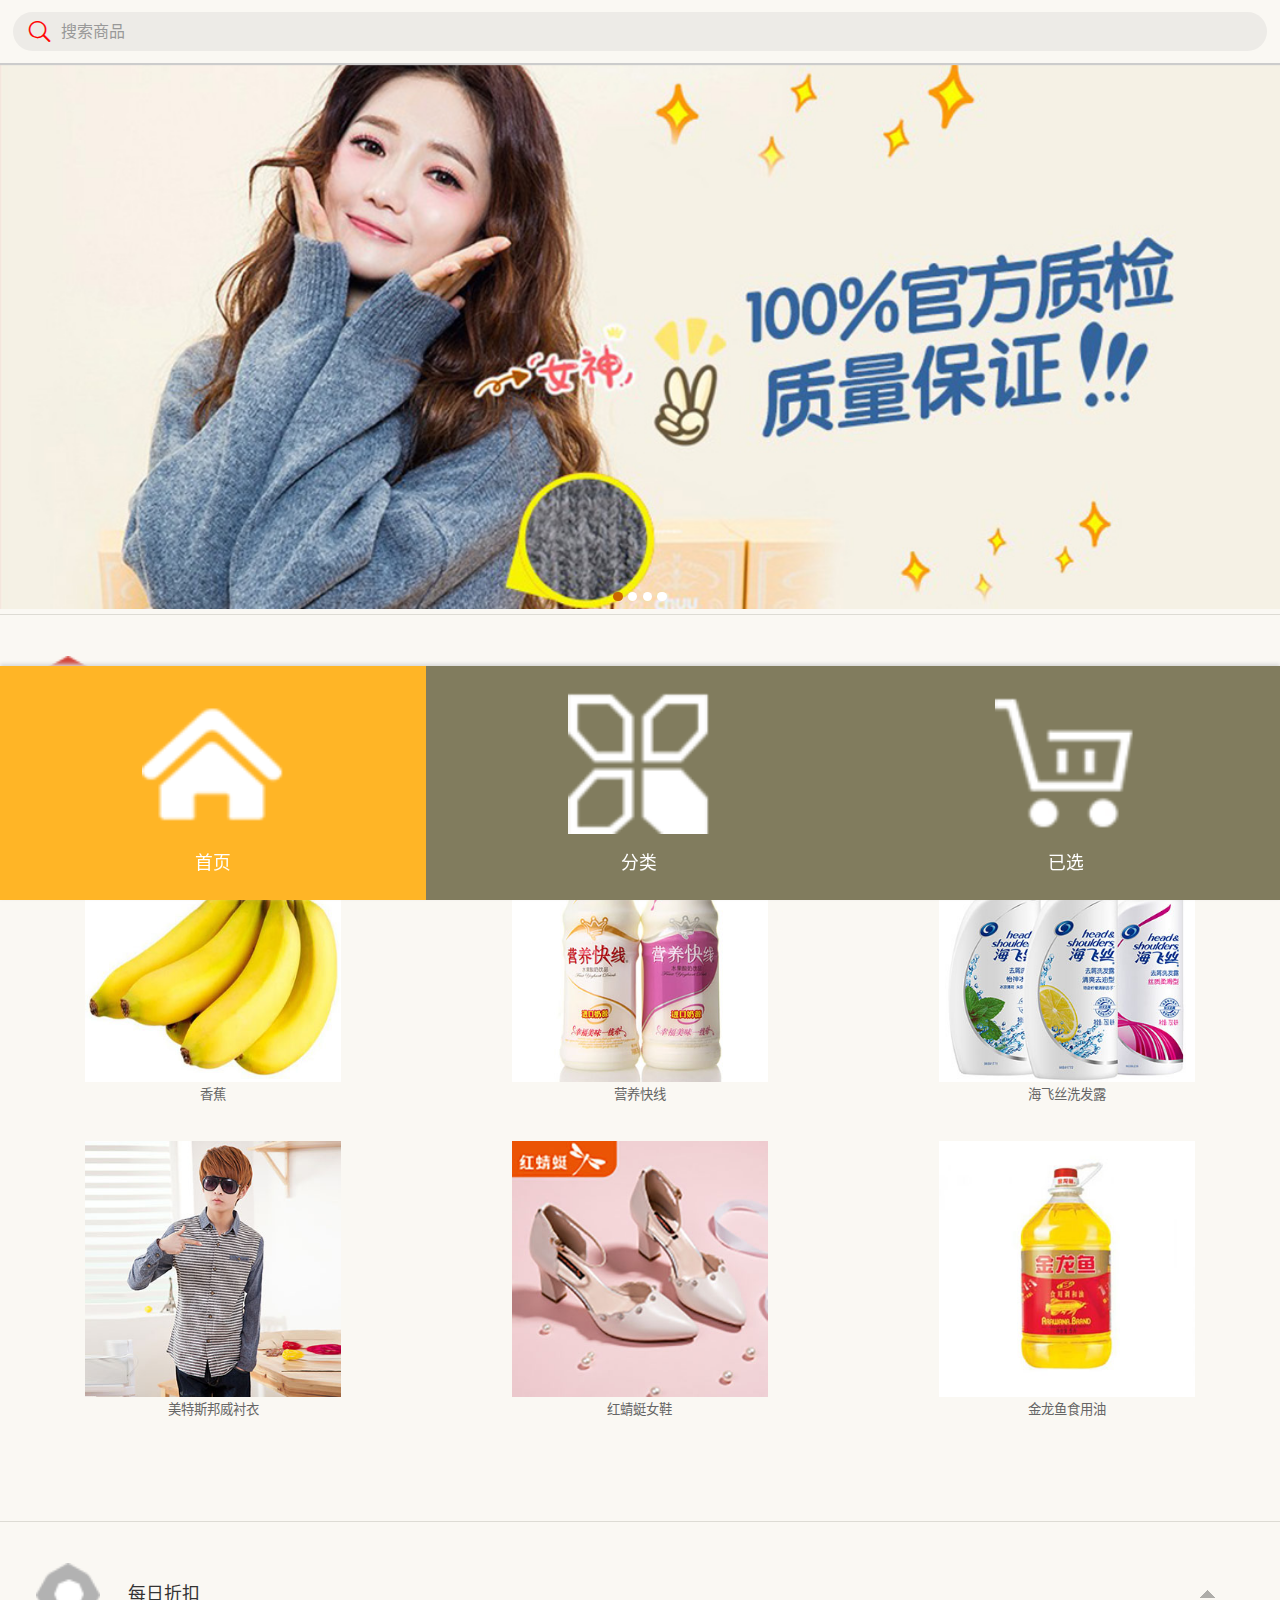
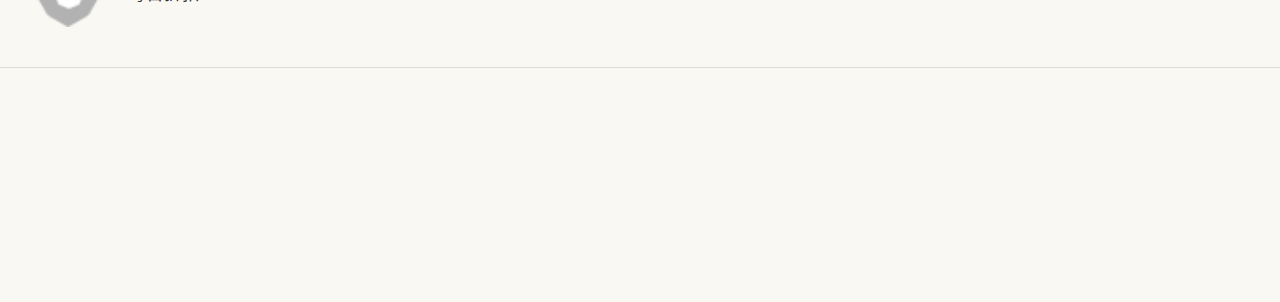
<file: index.html>
<!DOCTYPE html>
<html lang="zh-CN">

	<head>
		<meta charset="utf-8">
		<meta name="viewport" content="width=device-width, initial-scale=1.0, user-scalable=no">
		<title>首页</title>
		<meta name="keywords" content="">
		<meta name="description" content="">
		<script src="js/rem.js"></script>
		<script src="js/jquery.min.js" type="text/javascript"></script>
		<link rel="stylesheet" type="text/css" href="css/base.css" />
		<link rel="stylesheet" type="text/css" href="css/page.css" />
		<link rel="stylesheet" type="text/css" href="css/all.css" />
		<link rel="stylesheet" type="text/css" href="css/mui.min.css" />
		<link rel="stylesheet" type="text/css" href="css/loaders.min.css" />
		<link rel="stylesheet" type="text/css" href="css/loading.css" />
		<link rel="stylesheet" type="text/css" href="slick/slick.css" />
		<script type="text/javascript">
			$(window).load(function() {
				$(".loading").addClass("loader-chanage")
				$(".loading").fadeOut(300)
			})
		</script>
	</head>
	<!--loading页开始-->
	<div class="loading">
		<div class="loader">
			<div class="loader-inner pacman">
				<div></div>
				<div></div>
				<div></div>
				<div></div>
				<div></div>
			</div>
		</div>
	</div>
	<!--loading页结束-->

	<body>
		<header class="mui-bar mui-bar-nav" id="header">
			<!--<a class="btn" href="#">
	            <i class="iconfont icon-saomiao"></i>
	            <p>扫描</p>
	        </a>-->
			<div class="top-sch-box flex-col">
				<div class="centerflex">
					<i class="fdj iconfont icon-sousuo"></i>
					<div class="sch-txt">搜索商品</div>
				</div>
			</div>
			<!--<a class="btn" href="#">
	            <i class="iconfont icon-fenlei1"></i>
	            <p>分类</p>
	            <span>2</span>
	        </a>-->
		</header>
		 <div id="main" class="mui-clearfix">
			<!-- 搜索层 -->
	    <div class="pop-schwrap">
	        <div class="ui-scrollview">
	            <div class="mui-bar mui-bar-nav clone">
	                <a class="btn btn-back" href="javascript:;"></a>
	                <div class="top-sch-box flex-col">
	                    <div class="centerflex">
	                        <input class="sch-input mui-input-clear" type="text" name="" id="" placeholder="搜索商品" />
	                    </div>
	                </div>
	                <a class="mui-btn mui-btn-primary sch-submit" href="#">搜索</a>
	            </div>
	            <!--<div class="scroll-wrap">
	                <div class="mui-scroll">
	                    <div class="sch-cont">
	                        <div class="section ui-border-b">
	                            <div class="tit"><i class="iconfont icon-hot"></i>热门搜索</div>
	                            <div class="tags">
	                                <span class="tag">XXX衣服</span><span class="tag">XXX衣服</span><span class="tag">XXX衣服</span><span class="tag">XXX衣服</span>
	                                <span class="tag actice">XXX衣服</span><span class="tag">XXX衣服</span><span class="tag">XXX衣服</span><span class="tag">XXX衣服</span>
	                                <span class="tag">XXX衣服</span><span class="tag actice">XXX衣服</span><span class="tag">XXX衣服</span>
	                            </div>
	                        </div>
	                        <div class="section">
	                            <div class="tit"><i class="iconfont icon-time"></i>最近搜索</div>
	                            <div class="tags">
	                                <span class="tag">XXX衣服</span><span class="tag">好名字</span><span class="tag">真的</span><span class="tag">你猜</span>
	                                <span class="tag">这个是</span><span class="tag">什么</span><span class="tag">名字</span><span class="tag">这个是</span>
	                                <span class="tag">张三</span><span class="tag">蜂蜜糖</span><span class="tag">哈哈哈</span>
	                            </div>
	                        </div>
	                    </div>
	                    <div class="sch-clear">
	                        <a href="javascript:void"><i class="iconfont">&#xe616;清除搜索历史</i></a>
	                    </div>
	                </div>
	            </div>-->
	        </div>
	    </div>

			<div class="mui-content">
				<div class="banner swiper-container">
					<div class="swiper-wrapper">
						<div class="swiper-slide">
							<a href="javascript:void(0)"><img class="swiper-lazy" data-src="upload/banner.jpg" alt=""></a>
						</div>
						<div class="swiper-slide">
							<a href="javascript:void(0)"><img class="swiper-lazy" data-src="upload/banner.jpg" alt=""></a>
						</div>
						<div class="swiper-slide">
							<a href="javascript:void(0)"><img class="swiper-lazy" data-src="upload/banner.jpg" alt=""></a>
						</div>
						<div class="swiper-slide">
							<a href="javascript:void(0)"><img class="swiper-lazy" data-src="upload/banner.jpg" alt=""></a>
						</div>
					</div>
					<div class="swiper-pagination"></div>
				</div>
				
				<section class="assort-cont clearfloat">
				<div class="sideMenu clearfloat">
					<h3><em></em>每日热销</h3>
					<div class="slist clearfloat box-s">
						
						<div class="list clearfloat fl">
							<a href="pro-detail.html">
								<img src="upload/xiangjiao.jpg" />
								<p class="tit">香蕉</p>
							</a>
						</div>
						<div class="list clearfloat fl">
							<a href="pro-detail.html">
								<img src="upload/yingyangkuaixian.jpg" />
								<p class="tit">营养快线</p>
							</a>
						</div>
						<div class="list clearfloat fl">
							<a href="pro-detail.html">
								<img src="upload/haifeisixifalu.jpg" />
								<p class="tit">海飞丝洗发露</p>
							</a>
						</div>
						<div class="list clearfloat fl">
							<a href="pro-detail.html">
								<img src="upload/meitesibangweichenyi.jpg" />
								<p class="tit">美特斯邦威衬衣</p>
							</a>
						</div>
						<div class="list clearfloat fl">
							<a href="pro-detail.html">
								<img src="upload/hongqingtingnvxie.jpg" />
								<p class="tit">红蜻蜓女鞋</p>
							</a>
						</div>
						<div class="list clearfloat fl">
							<a href="pro-detail.html">
								<img src="upload/jinlongyushiyongyou.jpg" />
								<p class="tit">金龙鱼食用油</p>
							</a>
						</div>
					</div>
					<h3><em></em>每日折扣</h3>
					<div class="slist clearfloat box-s">
						<div class="list clearfloat fl">
							<a href="pro-detail.html">
								<img src="upload/pingguo.jpg" />
								<p class="tit">苹果</p>
							</a>
						</div>
						<div class="list clearfloat fl">
							<a href="pro-detail.html">
								<img src="upload/anmuxisuannai.jpg" />
								<p class="tit">安慕希酸奶</p>
							</a>
						</div><div class="list clearfloat fl">
							<a href="pro-detail.html">
								<img src="upload/niweiyaximiannai.jpg" />
								<p class="tit">妮维雅洗面奶</p>
							</a>
						</div>
						<div class="list clearfloat fl">
							<a href="pro-detail.html">
								<img src="upload/hailanzhijialiuzaiku.jpg" />
								<p class="tit">海澜之家牛仔裤</p>
							</a>
						</div><div class="list clearfloat fl">
							<a href="pro-detail.html">
								<img src="upload/adidasiyundongxie.jpg" />
								<p class="tit">阿迪达斯运动鞋</p>
							</a>
						</div>
						<div class="list clearfloat fl">
							<a href="pro-detail.html">
								<img src="upload/heirenyagao.jpg" />
								<p class="tit">黑人牙膏</p>
							</a>
						</div>
					</div>							
				</div>
			</section>

				<!--<div class="mui-top clearfloat">
				<div class="list fl">
					<a href="report.html">
						<img src="upload/ylh-icon1.png"/>
						<p class="tit">每日签到</p>
					</a>
				</div>
				<div class="list fl">
					<a href="integral.html">
						<img src="upload/ylh-icon2.png"/>
						<p class="tit">积分商城</p>
					</a>
				</div>
				<div class="list fl">
					<a href="join.html">
						<img src="upload/ylh-icon3.png"/>
						<p class="tit">线下体验馆</p>
					</a>
				</div>
			</div>-->

				<!--<div class="news clearfloat">
				<div class="left fl clearfloat">
					<img src="img/rmen.png"/>
				</div>
				<div class="right fl clearfloat box-s">
					<div class="slider autoplay">
						<div>这里是新闻资讯内容可以手滑滚动</div>
						<div>这里是新闻资讯内容可以手滑滚动</div>
						<div>这里是新闻资讯内容可以手滑滚动</div>
						<div>这里是新闻资讯内容可以手滑滚动</div>
						<div>这里是新闻资讯内容可以手滑滚动</div>
						<div>这里是新闻资讯内容可以手滑滚动</div>
					</div>
				</div>
			</div>-->

				<!--<div class="soffer clearfloat">
				<div class="list fl">
					<a href="offer.html">
						<p class="tit">特价促销</p>
						<p class="fu-tit">天天特价，爽不停</p>
						<img src="upload/2.jpg"/>
					</a>
				</div>
				<div class="list fl">
					<a href="#">
						<p class="tit">人气热卖</p>
						<p class="fu-tit">热卖单品</p>
						<img src="upload/2.jpg"/>
					</a>
				</div>
				<div class="list fl">
					<a href="#">
						<p class="tit">新用户专享</p>
						<p class="fu-tit">开启完美的购物体验</p>
						<img src="upload/2.jpg"/>
					</a>
				</div>
			</div>-->
				<!--<div class="share clearfloat">
				<a href="#">
					<img src="upload/4.jpg"/>
				</a>
			</div>-->
				<!--<div class="health clearfloat">
				<div class="htop clearfloat">
					每日必看
				</div>
			</div>
			<div class="pension clearfloat">
				<div class="list fl">
					<a href="pro-detail.html">
						<img src="upload/2.jpg"/>
						<p class="tit">XXX衣服</p>
						<p class="fu-tit">抢购价：<span>￥298.00</span></p>
					</a>
				</div>
				<div class="list fl">
					<a href="pro-detail.html">
						<img src="upload/2.jpg"/>
						<p class="tit">XXX衣服</p>
						<p class="fu-tit">抢购价：<span>￥298.00</span></p>
					</a>
				</div>
				<div class="list fl">
					<a href="pro-detail.html">
						<img src="upload/2.jpg"/>
						<p class="tit">XXX衣服</p>
						<p class="fu-tit">抢购价：<span>￥298.00</span></p>
					</a>
				</div>
				<div class="list fl">
					<a href="pro-detail.html">
						<img src="upload/2.jpg"/>
						<p class="tit">XXX衣服</p>
						<p class="fu-tit">抢购价：<span>￥298.00</span></p>
					</a>
				</div>
			</div>-->

				<!--<div class="share clearfloat mt3">
				<a href="#">
					<img src="upload/4.jpg"/>
				</a>
			</div>			-->
				<!--<div class="slider filtering soffer-list clearfloat">
					<div class="list clearfloat fl">
						<a href="pro-detail.html">
							<div class="tu clearfloat">
								<span></span>
								<img src="upload/2.jpg" />
							</div>
							<p class="tit">XXX衣服</p>
							<p class="fu-tit">￥298.00</p>
						</a>
					</div>
					<div class="list clearfloat fl">
						<a href="pro-detail.html">
							<div class="tu clearfloat">
								<span></span>
								<img src="upload/2.jpg" />
							</div>
							<p class="tit">XXX衣服</p>
							<p class="fu-tit">￥298.00</p>
						</a>
					</div>
					<div class="list clearfloat fl">
						<a href="pro-detail.html">
							<div class="tu clearfloat">
								<span></span>
								<img src="upload/2.jpg" />
							</div>
							<p class="tit">XXX衣服</p>
							<p class="fu-tit">￥298.00</p>
						</a>
					</div>
					<div class="list clearfloat fl">
						<a href="pro-detail.html">
							<div class="tu clearfloat">
								<span></span>
								<img src="upload/2.jpg" />
							</div>
							<p class="tit">XXX衣服</p>
							<p class="fu-tit">￥298.00</p>
						</a>
					</div>
					<div class="list clearfloat fl">
						<a href="wisdom.html" class="index-more">更多产品>></a>
					</div>
				</div>

				
				<div class="slider filtering soffer-list clearfloat">
					<div class="list clearfloat fl">
						<a href="pro-detail.html">
							<div class="tu clearfloat">
								<span></span>
								<img src="upload/2.jpg" />
							</div>
							<p class="tit">XXX衣服</p>
							<p class="fu-tit">￥298.00</p>
						</a>
					</div>
					<div class="list clearfloat fl">
						<a href="pro-detail.html">
							<div class="tu clearfloat">
								<span></span>
								<img src="upload/2.jpg" />
							</div>
							<p class="tit">XXX衣服</p>
							<p class="fu-tit">￥298.00</p>
						</a>
					</div>
					<div class="list clearfloat fl">
						<a href="pro-detail.html">
							<div class="tu clearfloat">
								<span></span>
								<img src="upload/2.jpg" />
							</div>
							<p class="tit">XXX衣服</p>
							<p class="fu-tit">￥298.00</p>
						</a>
					</div>
					<div class="list clearfloat fl">
						<a href="pro-detail.html">
							<div class="tu clearfloat">
								<span></span>
								<img src="upload/2.jpg" />
							</div>
							<p class="tit">XXX衣服</p>
							<p class="fu-tit">￥298.00</p>
						</a>
					</div>
					<div class="list clearfloat fl">
						<a href="wisdom.html" class="index-more">更多产品>></a>
					</div>
				</div>

				<div class="slider filtering soffer-list clearfloat">
					<div class="list clearfloat fl">
						<a href="pro-detail.html">
							<div class="tu clearfloat">
								<span></span>
								<img src="upload/2.jpg" />
							</div>
							<p class="tit">XXX衣服</p>
							<p class="fu-tit">￥298.00</p>
						</a>
					</div>
					<div class="list clearfloat fl">
						<a href="pro-detail.html">
							<div class="tu clearfloat">
								<span></span>
								<img src="upload/2.jpg" />
							</div>
							<p class="tit">XXX衣服</p>
							<p class="fu-tit">￥298.00</p>
						</a>
					</div>
					<div class="list clearfloat fl">
						<a href="pro-detail.html">
							<div class="tu clearfloat">
								<span></span>
								<img src="upload/2.jpg" />
							</div>
							<p class="tit">XXX衣服</p>
							<p class="fu-tit">￥298.00</p>
						</a>
					</div>
					<div class="list clearfloat fl">
						<a href="pro-detail.html">
							<div class="tu clearfloat">
								<span></span>
								<img src="upload/2.jpg" />
							</div>
							<p class="tit">XXX衣服</p>
							<p class="fu-tit">￥298.00</p>
						</a>
					</div>
					<div class="list clearfloat fl">
						<a href="wisdom.html" class="index-more">更多产品>></a>
					</div>
				</div>

				
				<div class="slider filtering soffer-list clearfloat">
					<div class="list clearfloat fl">
						<a href="pro-detail.html">
							<div class="tu clearfloat">
								<span></span>
								<img src="upload/2.jpg" />
							</div>
							<p class="tit">XXX衣服</p>
							<p class="fu-tit">￥298.00</p>
						</a>
					</div>
					<div class="list clearfloat fl">
						<a href="pro-detail.html">
							<div class="tu clearfloat">
								<span></span>
								<img src="upload/2.jpg" />
							</div>
							<p class="tit">XXX衣服</p>
							<p class="fu-tit">￥298.00</p>
						</a>
					</div>
					<div class="list clearfloat fl">
						<a href="pro-detail.html">
							<div class="tu clearfloat">
								<span></span>
								<img src="upload/2.jpg" />
							</div>
							<p class="tit">XXX衣服</p>
							<p class="fu-tit">￥298.00</p>
						</a>
					</div>
					<div class="list clearfloat fl">
						<a href="pro-detail.html">
							<div class="tu clearfloat">
								<span></span>
								<img src="upload/2.jpg" />
							</div>
							<p class="tit">XXX衣服</p>
							<p class="fu-tit">￥298.00</p>
						</a>
					</div>
					<div class="list clearfloat fl">
						<a href="wisdom.html" class="index-more">更多产品>></a>
					</div>
				</div>

				
				<div class="slider filtering soffer-list clearfloat">
					<div class="list clearfloat fl">
						<a href="pro-detail.html">
							<div class="tu clearfloat">
								<span></span>
								<img src="upload/2.jpg" />
							</div>
							<p class="tit">XXX衣服</p>
							<p class="fu-tit">￥298.00</p>
						</a>
					</div>
					<div class="list clearfloat fl">
						<a href="pro-detail.html">
							<div class="tu clearfloat">
								<span></span>
								<img src="upload/2.jpg" />
							</div>
							<p class="tit">XXX衣服</p>
							<p class="fu-tit">￥298.00</p>
						</a>
					</div>
					<div class="list clearfloat fl">
						<a href="pro-detail.html">
							<div class="tu clearfloat">
								<span></span>
								<img src="upload/2.jpg" />
							</div>
							<p class="tit">XXX衣服</p>
							<p class="fu-tit">￥298.00</p>
						</a>
					</div>
					<div class="list clearfloat fl">
						<a href="pro-detail.html">
							<div class="tu clearfloat">
								<span></span>
								<img src="upload/2.jpg" />
							</div>
							<p class="tit">XXX衣服</p>
							<p class="fu-tit">￥298.00</p>
						</a>
					</div>
					<div class="list clearfloat fl">
						<a href="wisdom.html" class="index-more">更多产品>></a>
					</div>
				</div>-->
			</div>
</div>
			<footer class="page-footer fixed-footer" id="footer">
				<ul>
					<li class="active">
						<a href="index.html">
							<img src="img/footer001.png" />
							<p>首页</p>
						</a>
					</li>
					<li>
						<a href="assort.html">
							<img src="img/footer002.png" />
							<p>分类</p>
						</a>
					</li>
					<li>
						<a href="shopcar.html">
							<img src="img/footer003.png" />
							<p>已选</p>
						</a>
					</li>
					<!--<li>
						<a href="pcenter.html">
							<img src="img/footer004.png" />
							<p>我的</p>
						</a>
					</li>-->
				</ul>
			</footer>
	</body>
	

<script type="text/javascript" src="js/jquery-1.8.3.min.js"></script>
	<script src="js/jquery.SuperSlide.2.1.js" type="text/javascript"></script>
	<script src="js/fastclick.js"></script>
	<script src="js/mui.min.js"></script>
	<script type="text/javascript" src="js/hmt.js"></script>
	<script src="slick/slick.js" type="text/javascript"></script>
	<!--插件-->
	<link rel="stylesheet" href="css/swiper.min.css">
	<script src="js/swiper.jquery.min.js"></script>
	<!--插件-->
	<script src="js/global.js"></script>
	<script>
		$(function() {
			var banner = new Swiper('.banner', {
				autoplay: 5000,
				pagination: '.swiper-pagination',
				paginationClickable: true,
				lazyLoading: true,
				loop: true
			});

			mui('.pop-schwrap .sch-input').input();
			var deceleration = mui.os.ios ? 0.003 : 0.0009;
			mui('.pop-schwrap .scroll-wrap').scroll({
				bounce: true,
				indicators: true,
				deceleration: deceleration
			});
			$('.top-sch-box .fdj,.top-sch-box .sch-txt,.pop-schwrap .btn-back').on('click', function() {
				$('html,body').toggleClass('holding');
				$('.pop-schwrap').toggleClass('on');
				if($('.pop-schwrap').hasClass('on')) {;
					$('.pop-schwrap .sch-input').focus();
				}
			});

		});
	</script>
	<!--新闻资讯滚动-->
	<script type="text/javascript">
		$('.autoplay').slick({
			slidesToShow: 1,
			slidesToScroll: 1,
			autoplay: true,
			autoplaySpeed: 2000,
		});
	</script>
	<!--商品图片滚动-->
	<script type="text/javascript">
		$('.filtering').slick({
			slidesToShow: 3,
			slidesToScroll: 1
		});
	</script>
	<script>
		$(function() {
			var banner = new Swiper('.banner', {
				autoplay: 5000,
				pagination: '.swiper-pagination',
				paginationClickable: true,
				lazyLoading: true,
				loop: true
			});

			mui('.pop-schwrap .sch-input').input();
			var deceleration = mui.os.ios ? 0.003 : 0.0009;
			mui('.pop-schwrap .scroll-wrap').scroll({
				bounce: true,
				indicators: true,
				deceleration: deceleration
			});
			$('.top-sch-box .fdj,.top-sch-box .sch-txt,.pop-schwrap .btn-back').on('click', function() {
				$('html,body').toggleClass('holding');
				$('.pop-schwrap').toggleClass('on');
				if($('.pop-schwrap').hasClass('on')) {;
					$('.pop-schwrap .sch-input').focus();
				}
			});

		});
	</script>
	<script type="text/javascript">
		jQuery(".sideMenu").slide({
			titCell: "h3",
			targetCell: ".slist",
			effect: "slideDown",
			delayTime: 300,
			triggerTime: 150,
			defaultPlay: true,
			returnDefault: false,
			trigger: "click"
		});
	</script>

</html>
</file>
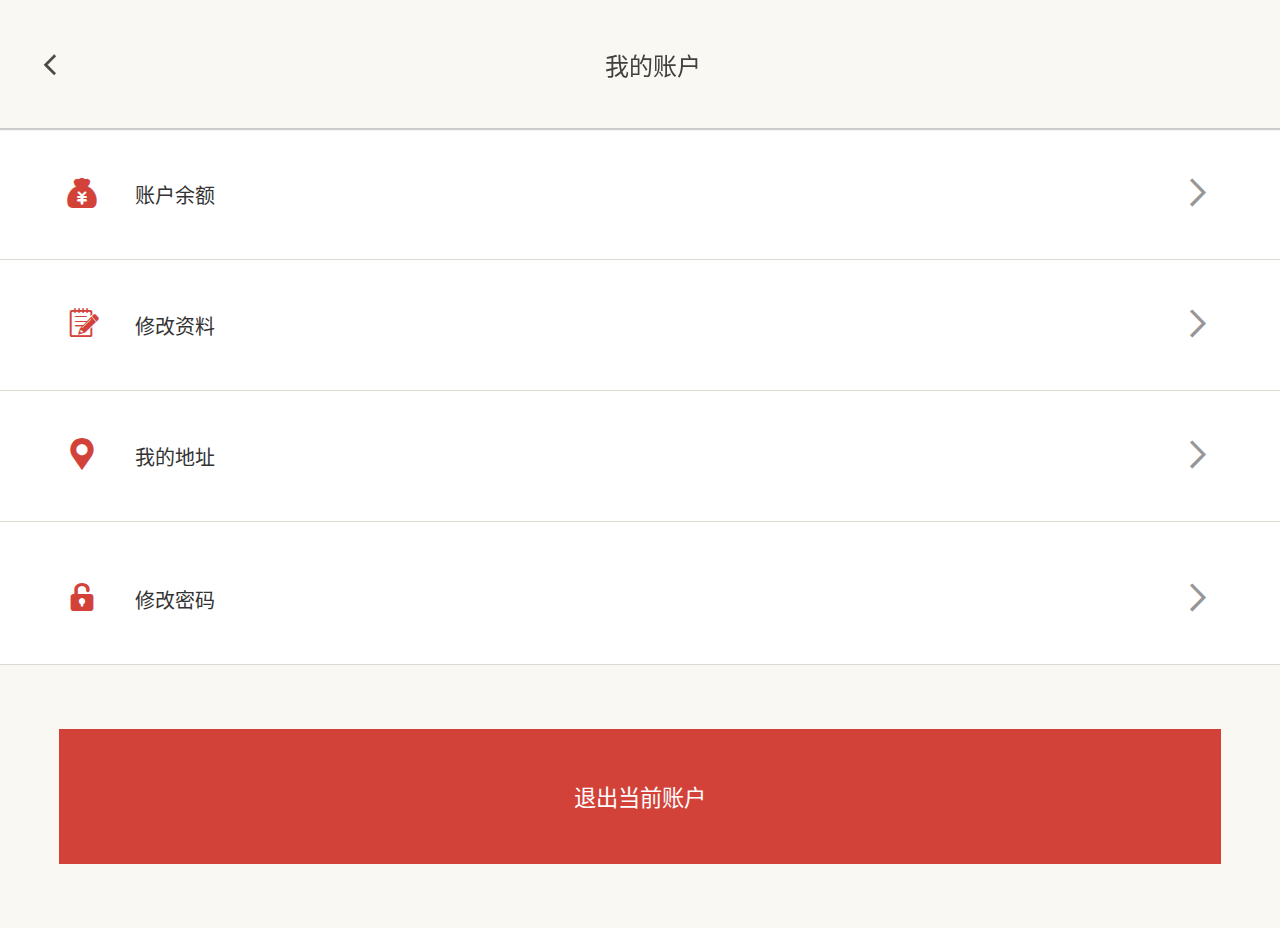
<file: account.html>
<!DOCTYPE html>
<html lang="zh-CN">
<head>
    <meta charset="utf-8">
    <meta name="viewport" content="width=device-width, initial-scale=1.0, user-scalable=no">
    <title>我的账户</title>
    <meta name="keywords" content="">
    <meta name="description" content="">
    <script src="js/rem.js"></script> 
    <script src="js/jquery.min.js" type="text/javascript"></script>
    <link rel="stylesheet" type="text/css" href="css/base.css"/>
    <link rel="stylesheet" type="text/css" href="css/page.css"/>
    <link rel="stylesheet" type="text/css" href="css/all.css"/>
    <link rel="stylesheet" type="text/css" href="css/mui.min.css"/>
    <link rel="stylesheet" type="text/css" href="css/loaders.min.css"/>
    <link rel="stylesheet" type="text/css" href="css/loading.css"/>
<script type="text/javascript">
	$(window).load(function(){
		$(".loading").addClass("loader-chanage")
		$(".loading").fadeOut(300)
	})
</script>
</head>
<!--loading页开始-->
<div class="loading">
	<div class="loader">
        <div class="loader-inner pacman">
          <div></div>
          <div></div>
          <div></div>
          <div></div>
          <div></div>
        </div>
	</div>
</div>
<!--loading页结束-->
	<body>
		<header class="mui-bar mui-bar-nav report-header box-s" id="header">
			<a href="javascript:history.go(-1)"><i class="iconfont icon-fanhui fl"></i></a>
			<p>我的账户</p>
	    </header>
	    <div id="main" class="mui-clearfix">
	    	<!--pcenter list star-->
			<div class="plist clearfloat">
				<ul>
					<li class="clearfloat">
						<a href="balance.html">
							<i class="iconfont icon-ruhezhuanqian fl"></i>
							<p class="fl">账户余额</p>
							<i class="iconfont icon-qianjin fr"></i>
						</a>
					</li>
					<li class="clearfloat">
						<a href="data.html">
							<i class="iconfont icon-bianji fl"></i>
							<p class="fl">修改资料</p>
							<i class="iconfont icon-qianjin fr"></i>
						</a>
					</li>
					<li class="clearfloat">
						<a href="address.html">
							<i class="iconfont icon-dizhi fl"></i>
							<p class="fl">我的地址</p>
							<i class="iconfont icon-qianjin fr"></i>
						</a>
					</li>
					<li class="clearfloat">
						<a href="mpassword.html">
							<i class="iconfont icon-xiugai2 fl"></i>
							<p class="fl">修改密码</p>
							<i class="iconfont icon-qianjin fr"></i>
						</a>
					</li>					
				</ul>
			</div>
			<!--pcenter list end-->
			
			<a href="#" class="tui-btn">
				退出当前账户
			</a>
	    </div>
	</body>
	<script type="text/javascript" src="js/jquery-1.8.3.min.js" ></script>
	<script src="js/fastclick.js"></script>
	<script src="js/mui.min.js"></script>
	<script type="text/javascript" src="js/hmt.js" ></script>
</html>
</file>
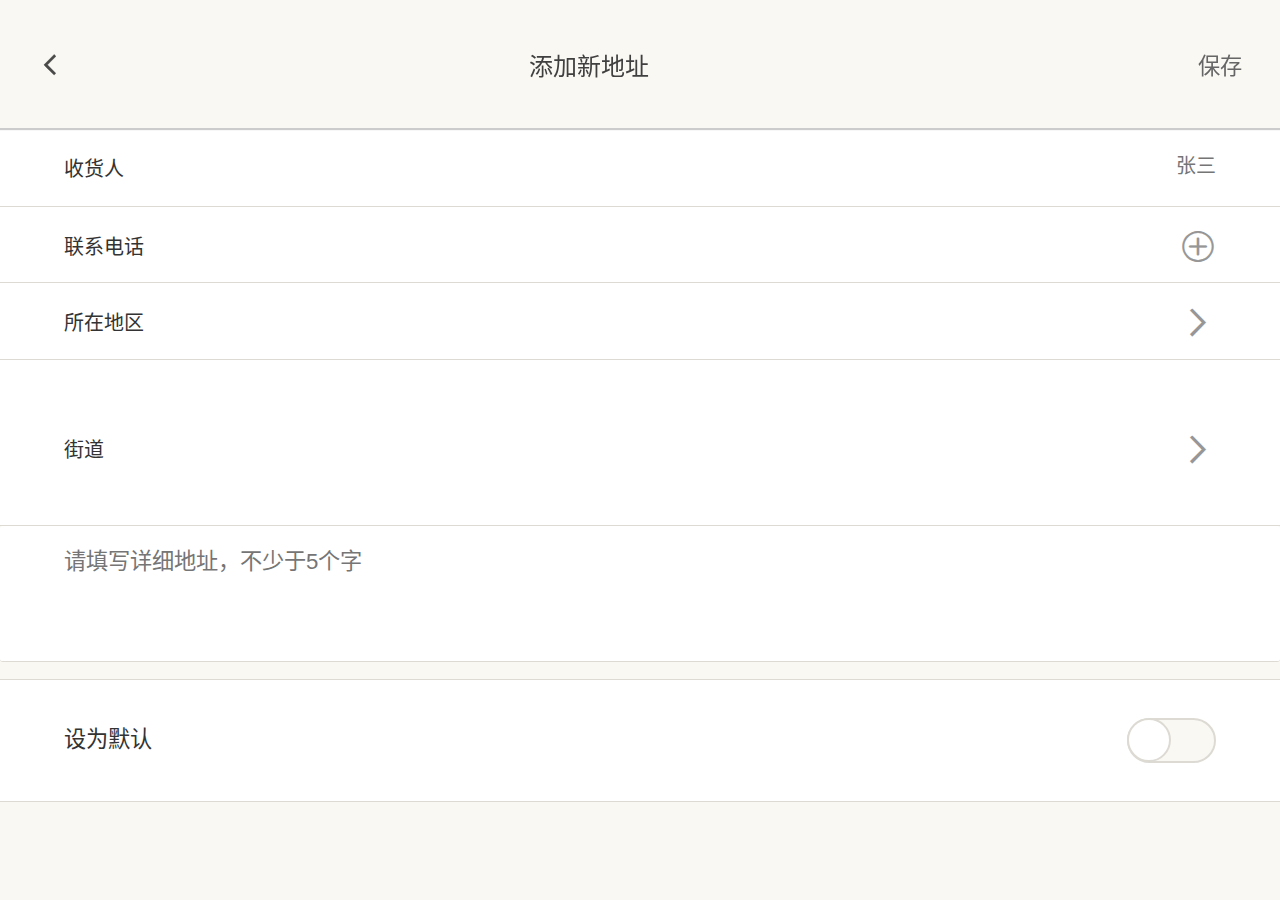
<file: add-address.html>
<!DOCTYPE html>
<html lang="zh-CN">
<head>
    <meta charset="utf-8">
    <meta name="viewport" content="width=device-width, initial-scale=1.0, user-scalable=no">
    <title>添加新地址</title>
    <meta name="keywords" content="">
    <meta name="description" content="">
    <script src="js/rem.js"></script> 
    <script src="js/jquery.min.js" type="text/javascript"></script>
    <link rel="stylesheet" type="text/css" href="css/base.css"/>
    <link rel="stylesheet" type="text/css" href="css/page.css"/>
    <link rel="stylesheet" type="text/css" href="css/all.css"/>
    <link rel="stylesheet" type="text/css" href="css/mui.min.css"/>
    <link rel="stylesheet" type="text/css" href="css/loaders.min.css"/>
    <link rel="stylesheet" type="text/css" href="css/loading.css"/>
<script type="text/javascript">
	$(window).load(function(){
		$(".loading").addClass("loader-chanage")
		$(".loading").fadeOut(300)
	})
</script>
</head>
<!--loading页开始-->
<div class="loading">
	<div class="loader">
        <div class="loader-inner pacman">
          <div></div>
          <div></div>
          <div></div>
          <div></div>
          <div></div>
        </div>
	</div>
</div>
<!--loading页结束-->
	<body>
		<header class="mui-bar mui-bar-nav report-header box-s" id="header">
			<a href="javascript:history.go(-1)"><i class="iconfont icon-fanhui fl"></i></a>
			<p>添加新地址</p>
			<span class="fr baocun">保存</span>
	    </header>
	    <div id="main" class="mui-clearfix add-address">
	    	<div class="plist clearfloat data">
				<ul>
					<li class="clearfloat">
						<a href="#">
							<p class="fl">收货人</p>
							<input type="text" class="fr shuru" name="" id="" value="" placeholder="张三" />
						</a>
					</li>
					<li class="clearfloat">
						<a href="#">
							<p class="fl">联系电话</p>
							<i class="fr iconfont icon-tianjia"></i>
						</a>
					</li>
					<li class="clearfloat">
						<a href="#">
							<p class="fl">所在地区</p>
							<i class="fr iconfont icon-right icon-qianjin"></i>
						</a>
					</li>
					<li class="clearfloat">
						<a href="#">
							<p class="fl">街道</p>
							<i class="fr iconfont icon-right icon-qianjin"></i>
						</a>
					</li>
				</ul>
			</div>
			<textarea name="" rows="4" cols="" placeholder="请填写详细地址，不少于5个字" class="textare box-s"></textarea>
	    	<div class="address-btn clearfloat">
	    		<span class="szwmr fl">设为默认</span>
	    		<a href="#" class="toggle toggle--on fr"></a>
	    	</div>
	    </div>
	</body>
	<script type="text/javascript" src="js/jquery-1.8.3.min.js" ></script>
	<script src="js/fastclick.js"></script>
	<script src="js/mui.min.js"></script>
	<script type="text/javascript" src="js/hmt.js" ></script>
	<script type="text/javascript" src="js/jquery.min.js"></script>
	<!--默认按钮-->
	<script type="text/javascript">
	$('.toggle').click(function(e){
	
		var toggle = this;
		
		e.preventDefault();
	
		$(toggle).toggleClass('toggle--on').toggleClass('toggle--off').addClass('toggle--moving');
	
		setTimeout(function(){
			$(toggle).removeClass('toggle--moving');
		}, 200)
		
	});
	</script>
</html>
</file>
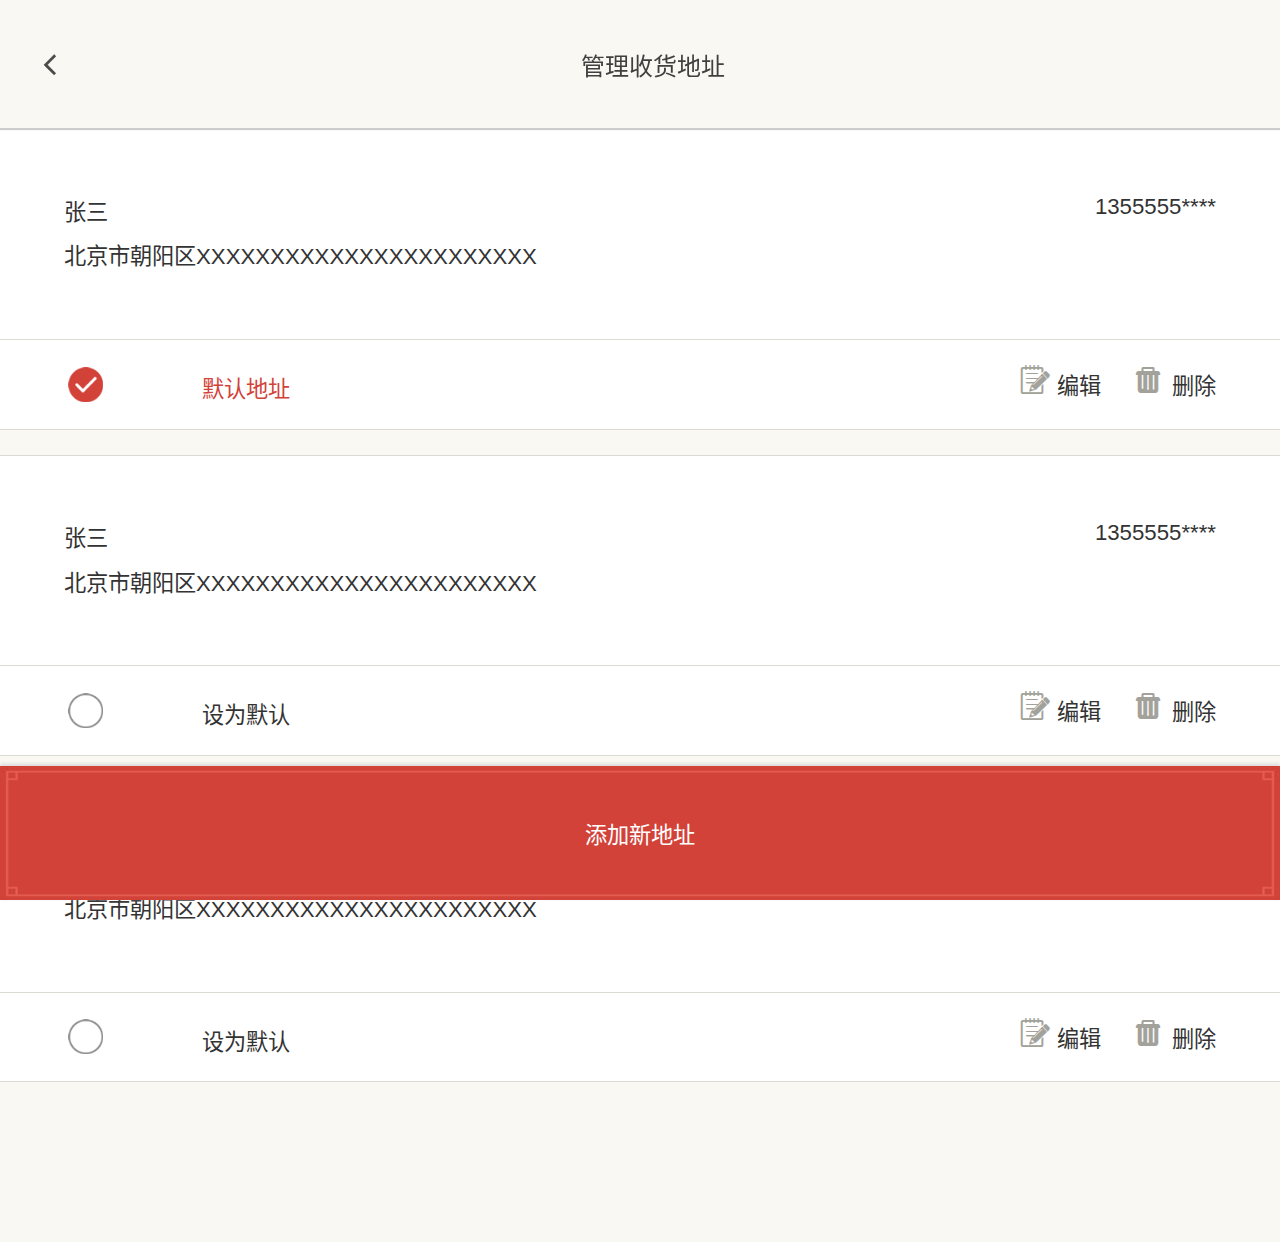
<file: address.html>
<!DOCTYPE html>
<html lang="zh-CN">
<head>
    <meta charset="utf-8">
    <meta name="viewport" content="width=device-width, initial-scale=1.0, user-scalable=no">
    <title>管理收货地址</title>
    <meta name="keywords" content="">
    <meta name="description" content="">
    <script src="js/rem.js"></script> 
    <script src="js/jquery.min.js" type="text/javascript"></script>
    <link rel="stylesheet" type="text/css" href="css/base.css"/>
    <link rel="stylesheet" type="text/css" href="css/page.css"/>
    <link rel="stylesheet" type="text/css" href="css/all.css"/>
    <link rel="stylesheet" type="text/css" href="css/mui.min.css"/>
    <link rel="stylesheet" type="text/css" href="css/loaders.min.css"/>
    <link rel="stylesheet" type="text/css" href="css/loading.css"/>
<script type="text/javascript">
	$(window).load(function(){
		$(".loading").addClass("loader-chanage")
		$(".loading").fadeOut(300)
	})
</script>
</head>
<!--loading页开始-->
<div class="loading">
	<div class="loader">
        <div class="loader-inner pacman">
          <div></div>
          <div></div>
          <div></div>
          <div></div>
          <div></div>
        </div>
	</div>
</div>
<!--loading页结束-->
	<body>
		<header class="mui-bar mui-bar-nav report-header box-s" id="header">
			<a href="javascript:history.go(-1)"><i class="iconfont icon-fanhui fl"></i></a>
			<p>管理收货地址</p>
	    </header>
	    <div id="main" class="mui-clearfix contaniner">
	    	<div class="addlist clearfloat">
	    		<div class="top clearfloat box-s">
	    			<ul>
	    				<li>
	    					<span class="fl">张三</span>
	    					<span class="fr">1355555****</span>
	    				</li>
	    				<li>
	    					北京市朝阳区XXXXXXXXXXXXXXXXXXXXXXX
	    				</li>
	    			</ul>
	    		</div>
	    		<div class="bottom clearfloat box-s">
	    			<section class="shopcar clearfloat">
						<div class="shopcar-checkbox fl">
							<label for="shopcar" onselectstart="return false" class="shopcar-checkd"></label>
							<input type="checkbox" id="shopcar"/>
						</div>
						<span class="mradd fl">默认地址</span>
						<div class="right fr clearfloat">
							<a href="#" class="fr">
								<i class="iconfont icon-shanchu icon-shanchutwo"></i>
								删除
							</a>
							<a href="#" class="fr">
								<i class="iconfont icon-bianji bianjittt"></i>
								编辑
							</a>							
						</div>
					</section>
	    		</div>
	    	</div>
	    	
	    	<div class="addlist clearfloat">
	    		<div class="top clearfloat box-s">
	    			<ul>
	    				<li>
	    					<span class="fl">张三</span>
	    					<span class="fr">1355555****</span>
	    				</li>
	    				<li>
	    					北京市朝阳区XXXXXXXXXXXXXXXXXXXXXXX
	    				</li>
	    			</ul>
	    		</div>
	    		<div class="bottom clearfloat box-s">
	    			<section class="shopcar clearfloat">
						<div class="shopcar-checkbox fl">
							<label for="shopcar" onselectstart="return false"></label>
							<input type="checkbox" id="shopcar"/>
						</div>
						<span class="mradd smradd fl">设为默认</span>
						<div class="right fr clearfloat">
							<a href="#" class="fr">
								<i class="iconfont icon-shanchu icon-shanchutwo"></i>
								删除
							</a>
							<a href="#" class="fr">
								<i class="iconfont icon-bianji bianjittt"></i>
								编辑
							</a>							
						</div>
					</section>
	    		</div>
	    	</div>
	    	
	    	<div class="addlist clearfloat">
	    		<div class="top clearfloat box-s">
	    			<ul>
	    				<li>
	    					<span class="fl">张三</span>
	    					<span class="fr">1355555****</span>
	    				</li>
	    				<li>
	    					北京市朝阳区XXXXXXXXXXXXXXXXXXXXXXX
	    				</li>
	    			</ul>
	    		</div>
	    		<div class="bottom clearfloat box-s">
	    			<section class="shopcar clearfloat">
						<div class="shopcar-checkbox fl">
							<label for="shopcar" onselectstart="return false"></label>
							<input type="checkbox" id="shopcar"/>
						</div>
						<span class="mradd smradd fl">设为默认</span>
						<div class="right fr clearfloat">
							<a href="#" class="fr">
								<i class="iconfont icon-shanchu icon-shanchutwo"></i>
								删除
							</a>
							<a href="#" class="fr">
								<i class="iconfont icon-bianji bianjittt"></i>
								编辑
							</a>							
						</div>
					</section>
	    		</div>
	    	</div>
	    	
	    </div>
	    
	    <footer class="page-footer fixed-footer" id="footer">
	     	<a href="add-address.html" class="address-add fl">
	     		添加新地址
	     	</a>
	    </footer>
	</body>
	<script type="text/javascript" src="js/jquery-1.8.3.min.js" ></script>
	<script src="js/fastclick.js"></script>
	<script src="js/mui.min.js"></script>
	<script type="text/javascript" src="js/hmt.js" ></script>
	<script type="text/javascript">
		$(".shopcar-checkbox label").on('touchstart',function(){
			if($(this).hasClass('shopcar-checkd')){
				$(".shopcar-checkbox label").removeClass("shopcar-checkd")
			}else{
				$(".shopcar-checkbox label").addClass("shopcar-checkd")
			}
		})
	</script>
</html>
</file>
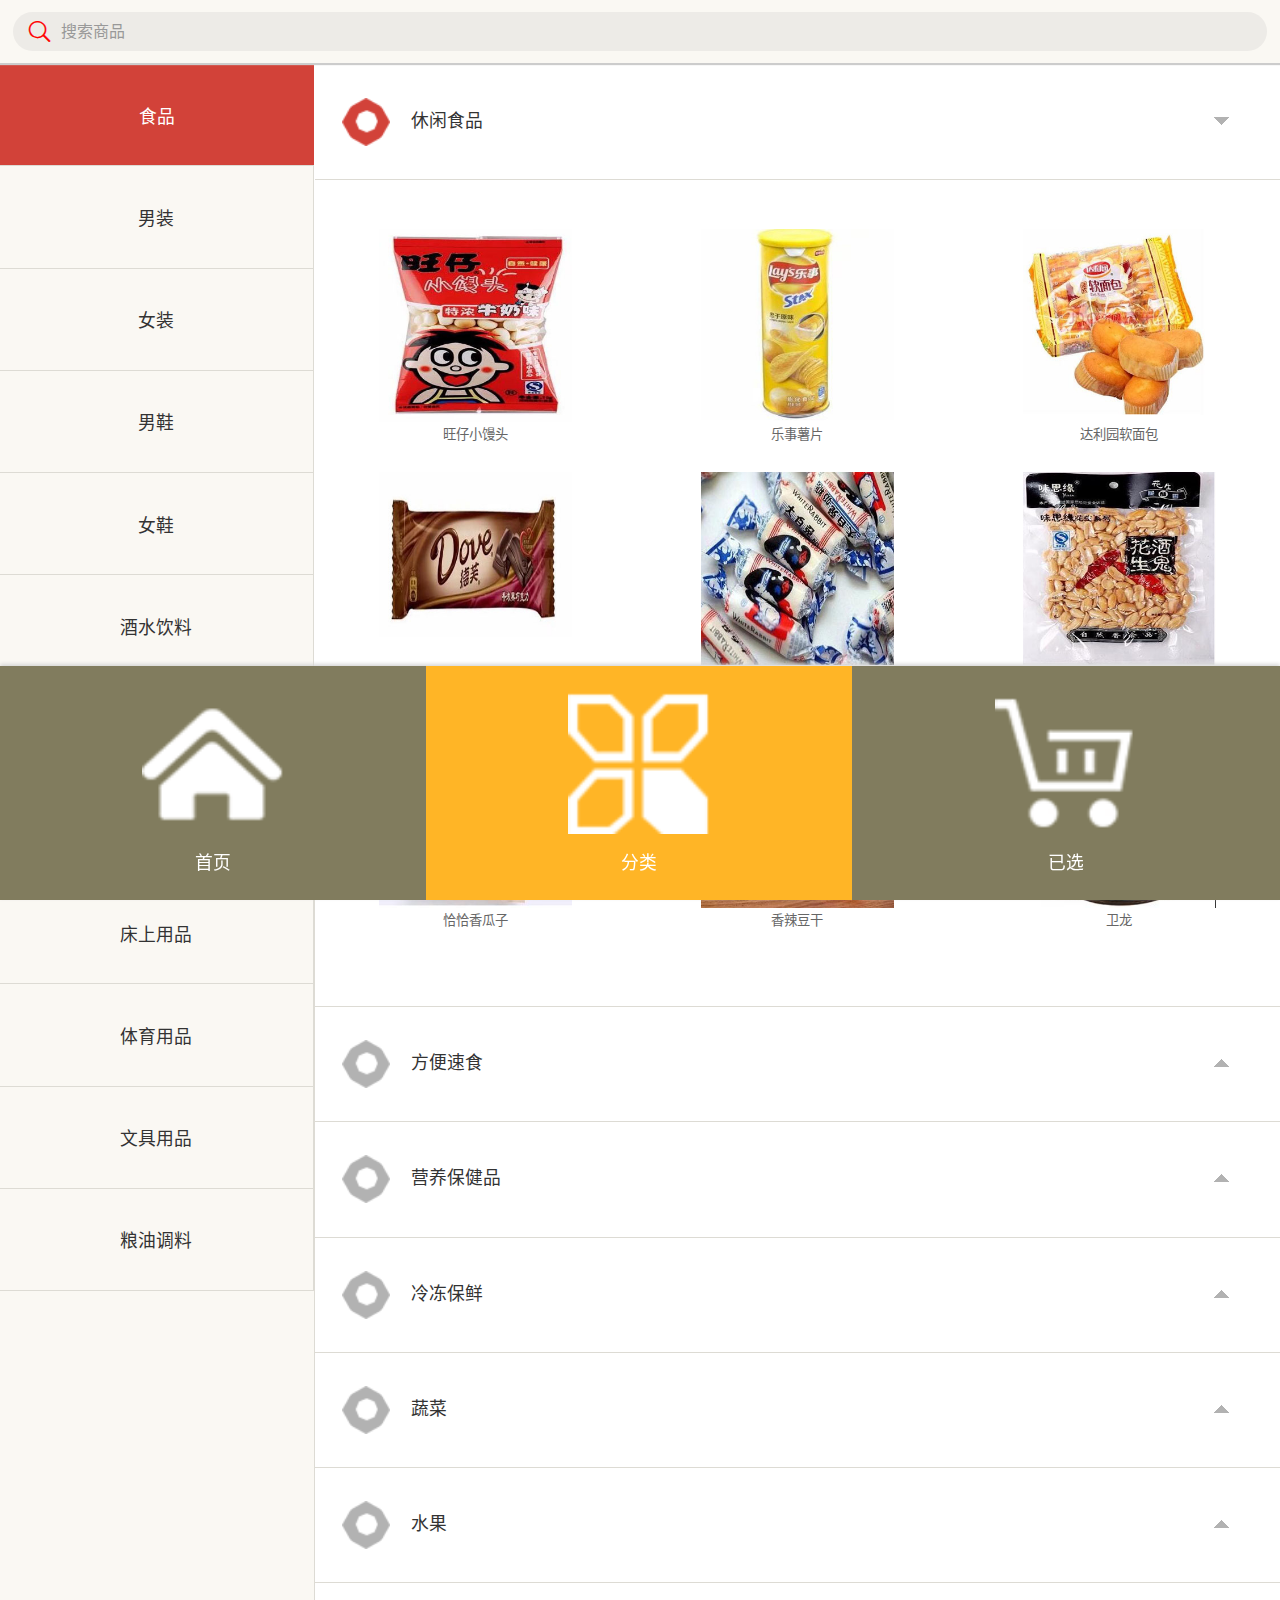
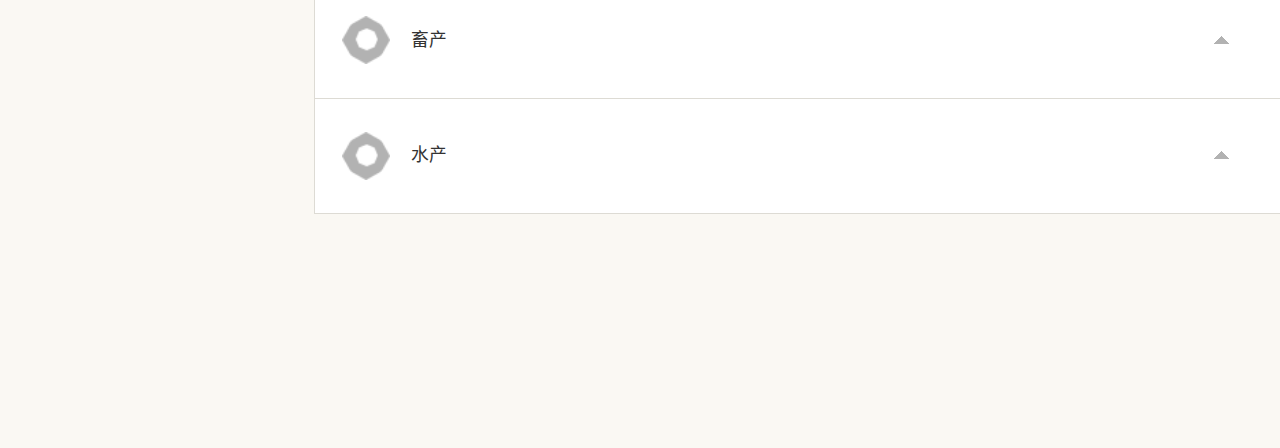
<file: assort.html>
<!DOCTYPE html>
<html lang="zh-CN">
<head>
    <meta charset="utf-8">
    <meta name="viewport" content="width=device-width, initial-scale=1.0, user-scalable=no">
    <title>分类</title>
    <meta name="keywords" content="">
    <meta name="description" content="">
    <script src="js/rem.js"></script> 
    <script src="js/jquery.min.js" type="text/javascript"></script>
    <link rel="stylesheet" type="text/css" href="css/base.css"/>
    <link rel="stylesheet" type="text/css" href="css/page.css"/>
    <link rel="stylesheet" type="text/css" href="css/all.css"/>
    <link rel="stylesheet" type="text/css" href="css/mui.min.css"/>
    <link rel="stylesheet" type="text/css" href="css/loaders.min.css"/>
    <link rel="stylesheet" type="text/css" href="css/loading.css"/>
<script type="text/javascript">
	$(window).load(function(){
		$(".loading").addClass("loader-chanage")
		$(".loading").fadeOut(300)
	})
</script>
</head>
<!--loading页开始-->
<div class="loading">
	<div class="loader">
        <div class="loader-inner pacman">
          <div></div>
          <div></div>
          <div></div>
          <div></div>
          <div></div>
        </div>
	</div>
</div>
<!--loading页结束-->
<body>
	<header class="mui-bar mui-bar-nav" id="header">
        <div class="top-sch-box flex-col">
            <div class="centerflex">
                <i class="fdj iconfont icon-sousuo"></i>
                <div class="sch-txt">搜索商品</div>
            </div>
        </div>
        <!--<a class="btn" href="#">
            <i class="iconfont icon-fenlei1"></i>
            <p>分类</p>
            <span>2</span>
        </a>-->
    </header>
    <div id="main" class="mui-clearfix">
	    <!-- 搜索层 -->
	    <div class="pop-schwrap">
	        <div class="ui-scrollview">
	            <div class="mui-bar mui-bar-nav clone">
	                <a class="btn btn-back" href="javascript:;"></a>
	                <div class="top-sch-box flex-col">
	                    <div class="centerflex">
	                        <input class="sch-input mui-input-clear" type="text" name="" id="" placeholder="搜索商品" />
	                    </div>
	                </div>
	                <a class="mui-btn mui-btn-primary sch-submit" href="#">搜索</a>
	            </div>
	            <!--<div class="scroll-wrap">
	                <div class="mui-scroll">
	                    <div class="sch-cont">
	                        <div class="section ui-border-b">
	                            <div class="tit"><i class="iconfont icon-hot"></i>热门搜索</div>
	                            <div class="tags">
	                                <span class="tag">XXX衣服</span><span class="tag">XXX衣服</span><span class="tag">XXX衣服</span><span class="tag">XXX衣服</span>
	                                <span class="tag actice">XXX衣服</span><span class="tag">XXX衣服</span><span class="tag">XXX衣服</span><span class="tag">XXX衣服</span>
	                                <span class="tag">XXX衣服</span><span class="tag actice">XXX衣服</span><span class="tag">XXX衣服</span>
	                            </div>
	                        </div>
	                        <div class="section">
	                            <div class="tit"><i class="iconfont icon-time"></i>最近搜索</div>
	                            <div class="tags">
	                                <span class="tag">XXX衣服</span><span class="tag">好名字</span><span class="tag">真的</span><span class="tag">你猜</span>
	                                <span class="tag">这个是</span><span class="tag">什么</span><span class="tag">名字</span><span class="tag">这个是</span>
	                                <span class="tag">张三</span><span class="tag">蜂蜜糖</span><span class="tag">哈哈哈</span>
	                            </div>
	                        </div>
	                    </div>
	                    <div class="sch-clear">
	                        <a href="javascript:void"><i class="iconfont">&#xe616;清除搜索历史</i></a>
	                    </div>
	                </div>
	            </div>-->
	        </div>
	    </div>
		
		<div class="contaniner clearfloat">
			<aside class="assort">
				<ul>
					<li class="active">
						<span>食品</span>
					</li>
					<li>
						<span>男装</span>
					</li>
					<li>
						<span>女装</span>
					</li>
					<li>
						<span>男鞋</span>
					</li>
					<li>
						<span>女鞋</span>
					</li>
					<li>
						<span>酒水饮料</span>
					</li>
					<li>
						<span>数码产品</span>
					</li>
					<li>
						<span>洗漱用品</span>
					</li>
					<li>
						<span>床上用品</span>
					</li>
					<li>
						<span>体育用品</span>
					</li>
					<li>
						<span>文具用品</span>
					</li>
					<li>
						<span>粮油调料</span>
					</li>
					
					
				</ul>
			</aside>
			
			<section class="assort-cont clearfloat">
				<div class="sideMenu clearfloat">
					<h3><em></em>休闲食品</h3>
					<div class="slist clearfloat box-s">
						<div class="list clearfloat fl">
							<a href="pro-detail.html" >
								<img src="upload/wangzaixiaomantou.jpg"/>
								<p class="tit">旺仔小馒头</p>
							</a>
						</div>
						<div class="list clearfloat fl">
							<a href="pro-detail.html">
								<img src="upload/leshishupian.jpg"/>
								<p class="tit">乐事薯片</p>
							</a>
						</div>
						<div class="list clearfloat fl">
							<a href="pro-detail.html">
								<img src="upload/daliyuanruanmianbao.jpg"/>
								<p class="tit">达利园软面包</p>
							</a>
						</div>
						<div class="list clearfloat fl">
							<a href="pro-detail.html">
								<img src="upload/defuqiaokeli.jpg"/>
								<p class="tit">德芙巧克力</p>
							</a>
						</div>
						<div class="list clearfloat fl">
							<a href="pro-detail.html">
								<img src="upload/dabaitunaitang.jpg"/>
								<p class="tit">大白兔奶糖</p>
							</a>
						</div>
						<div class="list clearfloat fl">
							<a href="pro-detail.html">
								<img src="upload/jiuguihuasheng.jpg"/>
								<p class="tit">酒鬼花生</p>
							</a>
						</div>
						<div class="list clearfloat fl">
							<a href="pro-detail.html">
								<img src="upload/qiaqiaxiangguazi.jpg"/>
								<p class="tit">恰恰香瓜子</p>
							</a>
						</div>
						<div class="list clearfloat fl">
							<a href="pro-detail.html">
								<img src="upload/xiangladougan.jpg"/>
								<p class="tit">香辣豆干</p>
							</a>
						</div>
						<div class="list clearfloat fl">
							<a href="pro-detail.html">
								<img src="upload/weilong.jpg"/>
								<p class="tit">卫龙</p>
							</a>
						</div>
					</div>
					<h3><em></em>方便速食</h3>
					<div class="slist clearfloat box-s">
						<div class="list clearfloat fl">
							<a href="pro-detail.html">
								<img src="upload/2.jpg"/>
								<p class="tit">精品服装</p>
							</a>
						</div>
						<div class="list clearfloat fl">
							<a href="pro-detail.html">
								<img src="upload/2.jpg"/>
								<p class="tit">精品服装</p>
							</a>
						</div>
					</div>
					<h3><em></em>营养保健品</h3>
					<div class="slist clearfloat box-s">
						<div class="list clearfloat fl">
							<a href="pro-detail.html">
								<img src="upload/2.jpg"/>
								<p class="tit">精品服装</p>
							</a>
						</div>
						<div class="list clearfloat fl">
							<a href="pro-detail.html">
								<img src="upload/2.jpg"/>
								<p class="tit">精品服装</p>
							</a>
						</div>
						<div class="list clearfloat fl">
							<a href="pro-detail.html">
								<img src="upload/2.jpg"/>
								<p class="tit">精品服装</p>
							</a>
						</div>
						<div class="list clearfloat fl">
							<a href="pro-detail.html">
								<img src="upload/2.jpg"/>
								<p class="tit">精品服装</p>
							</a>
						</div>
					</div>
					<h3><em></em>冷冻保鲜</h3>
					<div class="slist clearfloat box-s">
						<div class="list clearfloat fl">
							<a href="pro-detail.html">
								<img src="upload/2.jpg"/>
								<p class="tit">精品服装</p>
							</a>
						</div>
						<div class="list clearfloat fl">
							<a href="pro-detail.html">
								<img src="upload/2.jpg"/>
								<p class="tit">精品服装</p>
							</a>
						</div>
						<div class="list clearfloat fl">
							<a href="pro-detail.html">
								<img src="upload/2.jpg"/>
								<p class="tit">精品服装</p>
							</a>
						</div>
						<div class="list clearfloat fl">
							<a href="pro-detail.html">
								<img src="upload/2.jpg"/>
								<p class="tit">精品服装</p>
							</a>
						</div>
					</div>
					<h3><em></em>蔬菜</h3>
					<div class="slist clearfloat box-s">
						<div class="list clearfloat fl">
							<a href="pro-detail.html">
								<img src="upload/2.jpg"/>
								<p class="tit">精品服装</p>
							</a>
						</div>
						<div class="list clearfloat fl">
							<a href="pro-detail.html">
								<img src="upload/2.jpg"/>
								<p class="tit">精品服装</p>
							</a>
						</div>
						<div class="list clearfloat fl">
							<a href="pro-detail.html">
								<img src="upload/2.jpg"/>
								<p class="tit">精品服装</p>
							</a>
						</div>
						<div class="list clearfloat fl">
							<a href="pro-detail.html">
								<img src="upload/2.jpg"/>
								<p class="tit">精品服装</p>
							</a>
						</div>
						<div class="list clearfloat fl">
							<a href="pro-detail.html">
								<img src="upload/2.jpg"/>
								<p class="tit">精品服装</p>
							</a>
						</div>
						<div class="list clearfloat fl">
							<a href="pro-detail.html">
								<img src="upload/2.jpg"/>
								<p class="tit">精品服装</p>
							</a>
						</div>
					</div>
					<h3><em></em>水果</h3>
					<div class="slist clearfloat box-s">
						<div class="list clearfloat fl">
							<a href="pro-detail.html">
								<img src="upload/2.jpg"/>
								<p class="tit">精品服装</p>
							</a>
						</div>
						<div class="list clearfloat fl">
							<a href="pro-detail.html">
								<img src="upload/2.jpg"/>
								<p class="tit">精品服装</p>
							</a>
						</div>
					</div>
					<h3><em></em>畜产</h3>
					<div class="slist clearfloat box-s">
						<div class="list clearfloat fl">
							<a href="pro-detail.html">
								<img src="upload/2.jpg"/>
								<p class="tit">精品服装</p>
							</a>
						</div>
						<div class="list clearfloat fl">
							<a href="pro-detail.html">
								<img src="upload/2.jpg"/>
								<p class="tit">精品服装</p>
							</a>
						</div>
					</div>
					<h3><em></em>水产</h3>
					<div class="slist clearfloat box-s">
						<div class="list clearfloat fl">
							<a href="pro-detail.html">
								<img src="upload/2.jpg"/>
								<p class="tit">精品服装</p>
							</a>
						</div>
						<div class="list clearfloat fl">
							<a href="pro-detail.html">
								<img src="upload/2.jpg"/>
								<p class="tit">精品服装</p>
							</a>
						</div>
					</div>
				</div>
			</section>
		</div>
	</div>
	<footer class="page-footer fixed-footer" id="footer">
		<ul>
			<li>
				<a href="index.html">
					<img src="img/footer001.png"/>
					<p>首页</p>
				</a>
			</li>
			<li class="active">
				<a href="assort.html">
					<img src="img/footer002.png"/>
					<p>分类</p>
				</a>
			</li>
			<li>
				<a href="shopcar.html">
					<img src="img/footer003.png"/>
					<p>已选</p>
				</a>
			</li>
			<!--<li>
				<a href="pcenter.html">
					<img src="img/footer004.png"/>
					<p>我的</p>
				</a>
			</li>-->
		</ul>
	</footer>
</body>
	<script type="text/javascript" src="js/jquery-1.8.3.min.js" ></script>
	<script src="js/jquery.SuperSlide.2.1.js" type="text/javascript"></script>
	<script src="js/fastclick.js"></script>
	<script src="js/mui.min.js"></script>
	<script type="text/javascript" src="js/hmt.js" ></script>
	<!--插件-->
	<link rel="stylesheet" href="css/swiper.min.css">
	<script src="js/swiper.jquery.min.js"></script>
	<!--插件-->
	<script src="js/global.js"></script>
	<script >
	    $(function () {
	        var banner = new Swiper('.banner',{
	            autoplay: 5000,
	            pagination : '.swiper-pagination',
	            paginationClickable: true,
	            lazyLoading : true,
	            loop:true
	        });
	
	         mui('.pop-schwrap .sch-input').input();
	        var deceleration = mui.os.ios?0.003:0.0009;
	         mui('.pop-schwrap .scroll-wrap').scroll({
	                bounce: true,
	                indicators: true,
	                deceleration:deceleration
	        });
	        $('.top-sch-box .fdj,.top-sch-box .sch-txt,.pop-schwrap .btn-back').on('click',function () {
	            $('html,body').toggleClass('holding');
	            $('.pop-schwrap').toggleClass('on');
	            if($('.pop-schwrap').hasClass('on')) {;
	                $('.pop-schwrap .sch-input').focus();
	            }
	        });
	
	    });
	</script>
	<script type="text/javascript">
		jQuery(".sideMenu").slide({
			titCell:"h3",
			targetCell:".slist",
			effect:"slideDown",
			delayTime:300 ,
			triggerTime:150,
			defaultPlay:true,
			returnDefault:false,
			trigger:"click"
			});
	</script>
</html>
</file>
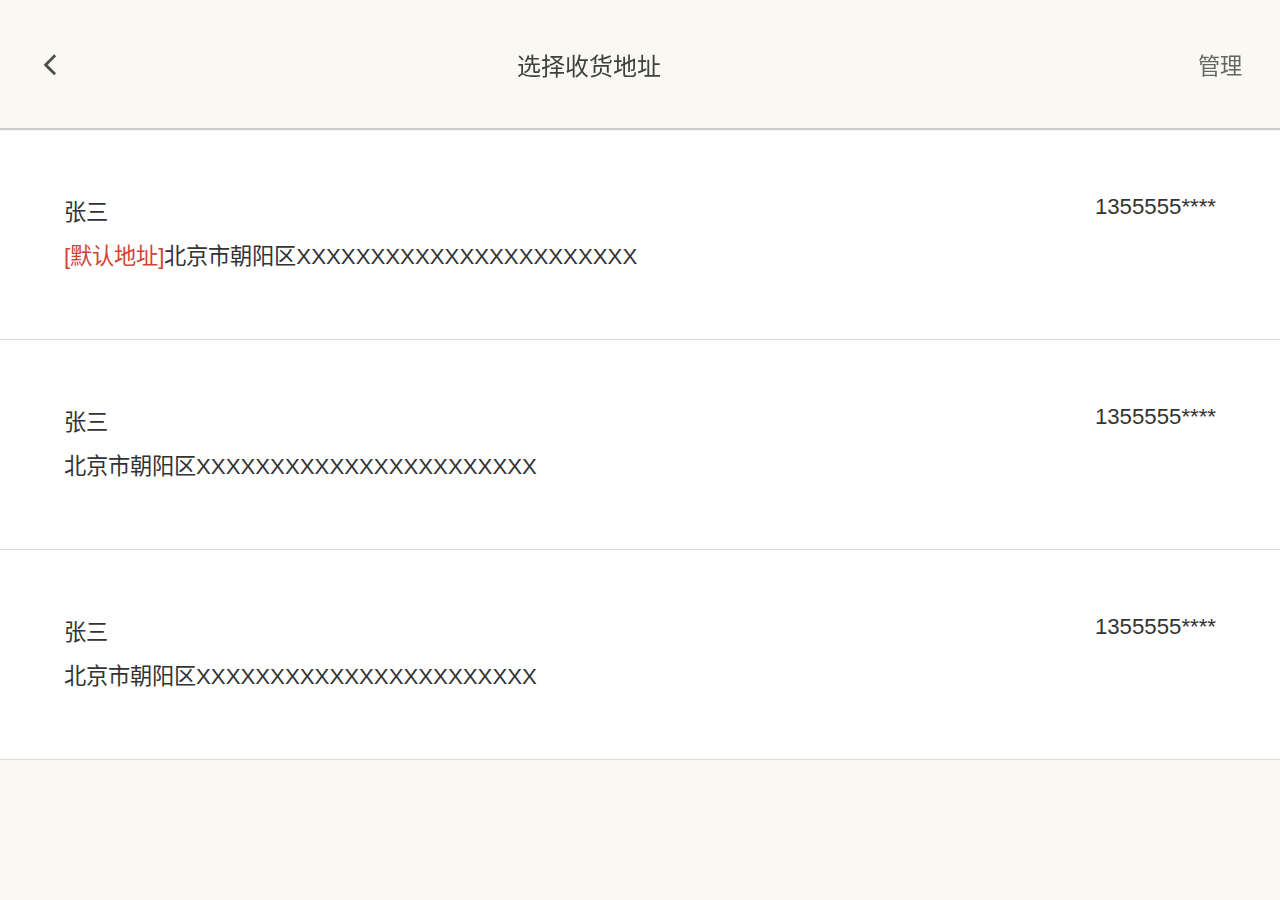
<file: choice-address.html>
<!DOCTYPE html>
<html lang="zh-CN">
<head>
    <meta charset="utf-8">
    <meta name="viewport" content="width=device-width, initial-scale=1.0, user-scalable=no">
    <title>选择收货地址</title>
    <meta name="keywords" content="">
    <meta name="description" content="">
    <script src="js/rem.js"></script> 
    <script src="js/jquery.min.js" type="text/javascript"></script>
    <link rel="stylesheet" type="text/css" href="css/base.css"/>
    <link rel="stylesheet" type="text/css" href="css/page.css"/>
    <link rel="stylesheet" type="text/css" href="css/all.css"/>
    <link rel="stylesheet" type="text/css" href="css/mui.min.css"/>
    <link rel="stylesheet" type="text/css" href="css/loaders.min.css"/>
    <link rel="stylesheet" type="text/css" href="css/loading.css"/>
<script type="text/javascript">
	$(window).load(function(){
		$(".loading").addClass("loader-chanage")
		$(".loading").fadeOut(300)
	})
</script>
</head>
<!--loading页开始-->
<div class="loading">
	<div class="loader">
        <div class="loader-inner pacman">
          <div></div>
          <div></div>
          <div></div>
          <div></div>
          <div></div>
        </div>
	</div>
</div>
<!--loading页结束-->
	<body>
		<header class="mui-bar mui-bar-nav report-header box-s" id="header">
			<a href="javascript:history.go(-1)"><i class="iconfont icon-fanhui fl"></i></a>
			<p>选择收货地址</p>
			<span class="fr baocun"><a href="address.html">管理</a></span>			
	    </header>
	    <div id="main" class="mui-clearfix add-address choice-address">
	    	<div class="addlist clearfloat">
	    		<div class="top clearfloat box-s">
	    			<ul>
	    				<li>
	    					<span class="fl">张三</span>
	    					<span class="fr">1355555****</span>
	    				</li>
	    				<li>
	    					<span class="moren">[默认地址]</span>北京市朝阳区XXXXXXXXXXXXXXXXXXXXXXX
	    				</li>
	    			</ul>
	    		</div>
	    	</div>
	    	<div class="addlist clearfloat">
	    		<div class="top clearfloat box-s">
	    			<ul>
	    				<li>
	    					<span class="fl">张三</span>
	    					<span class="fr">1355555****</span>
	    				</li>
	    				<li>
	    					北京市朝阳区XXXXXXXXXXXXXXXXXXXXXXX
	    				</li>
	    			</ul>
	    		</div>
	    	</div>
	    	<div class="addlist clearfloat">
	    		<div class="top clearfloat box-s">
	    			<ul>
	    				<li>
	    					<span class="fl">张三</span>
	    					<span class="fr">1355555****</span>
	    				</li>
	    				<li>
	    					北京市朝阳区XXXXXXXXXXXXXXXXXXXXXXX
	    				</li>
	    			</ul>
	    		</div>
	    	</div>
	    </div>
	</body>
	<script type="text/javascript" src="js/jquery-1.8.3.min.js" ></script>
	<script src="js/fastclick.js"></script>
	<script src="js/mui.min.js"></script>
	<script type="text/javascript" src="js/hmt.js" ></script>
	<script type="text/javascript" src="js/jquery.min.js"></script>
</html>
</file>
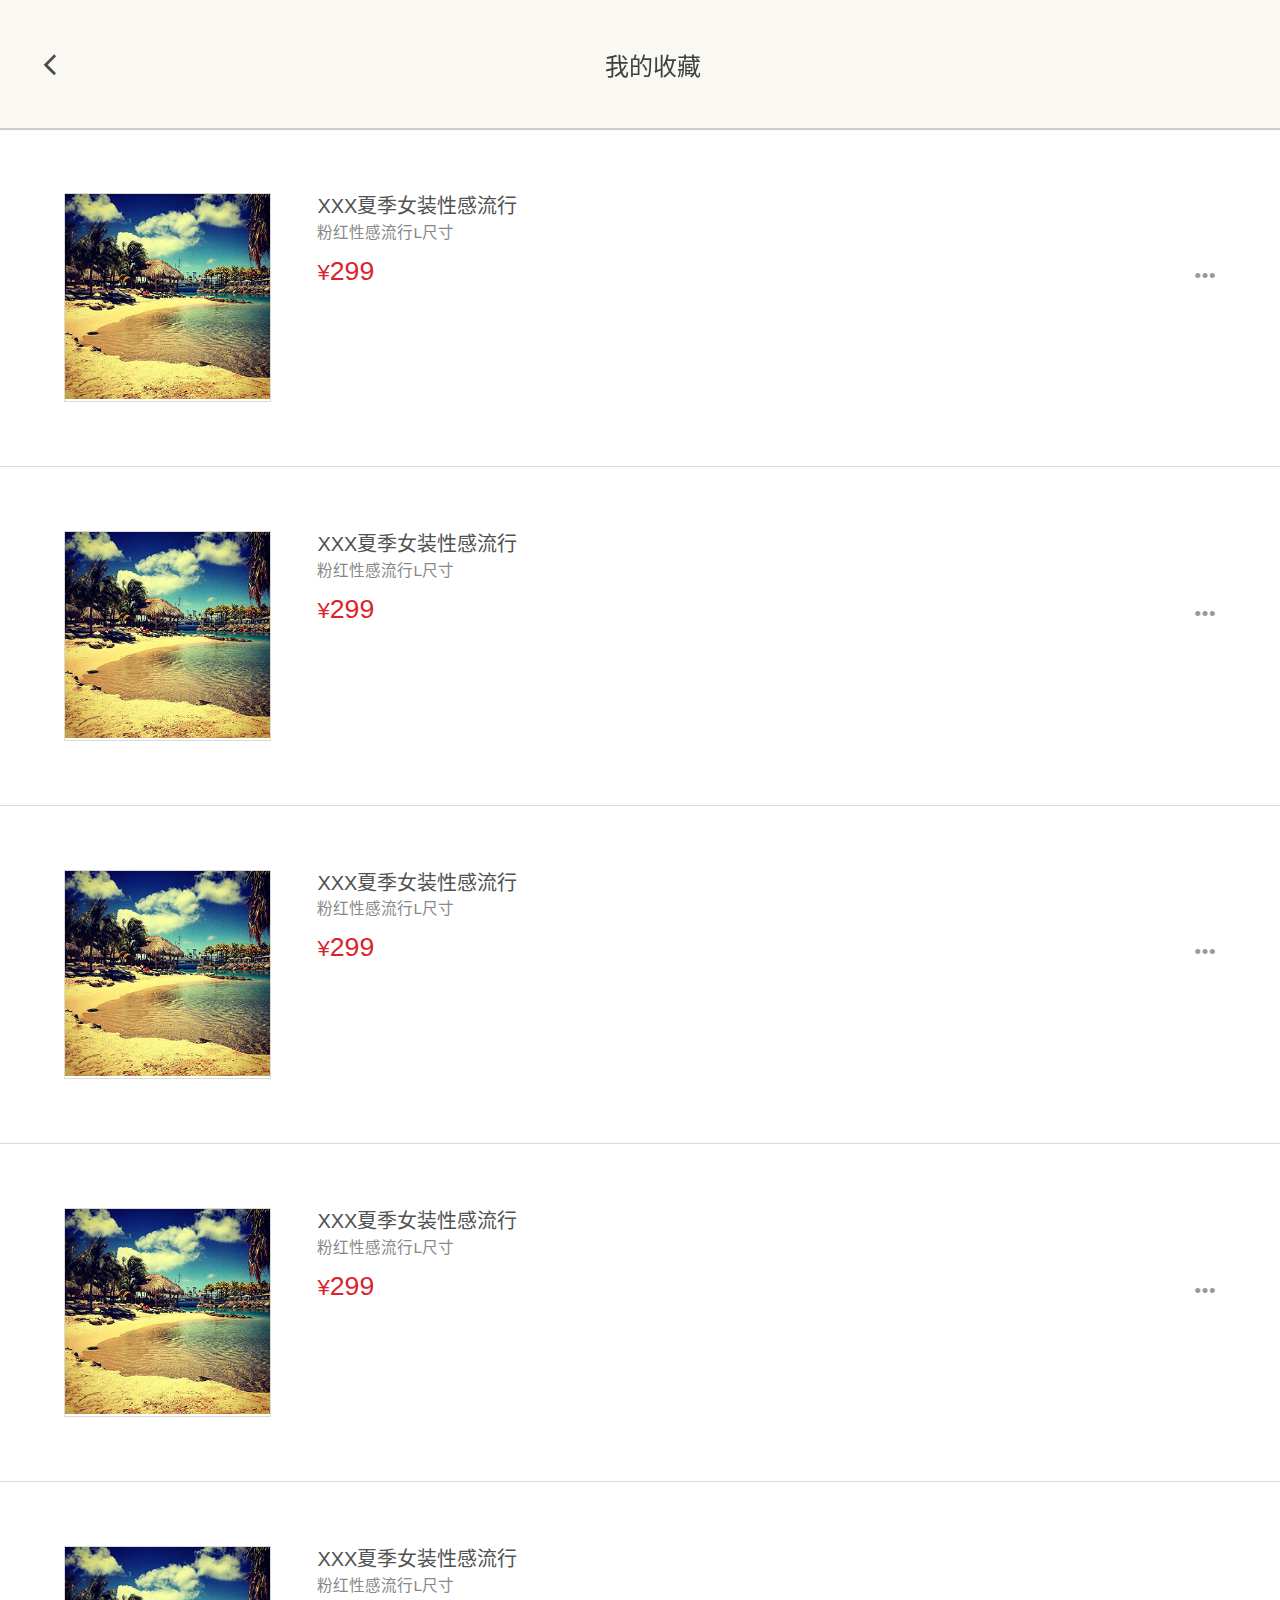
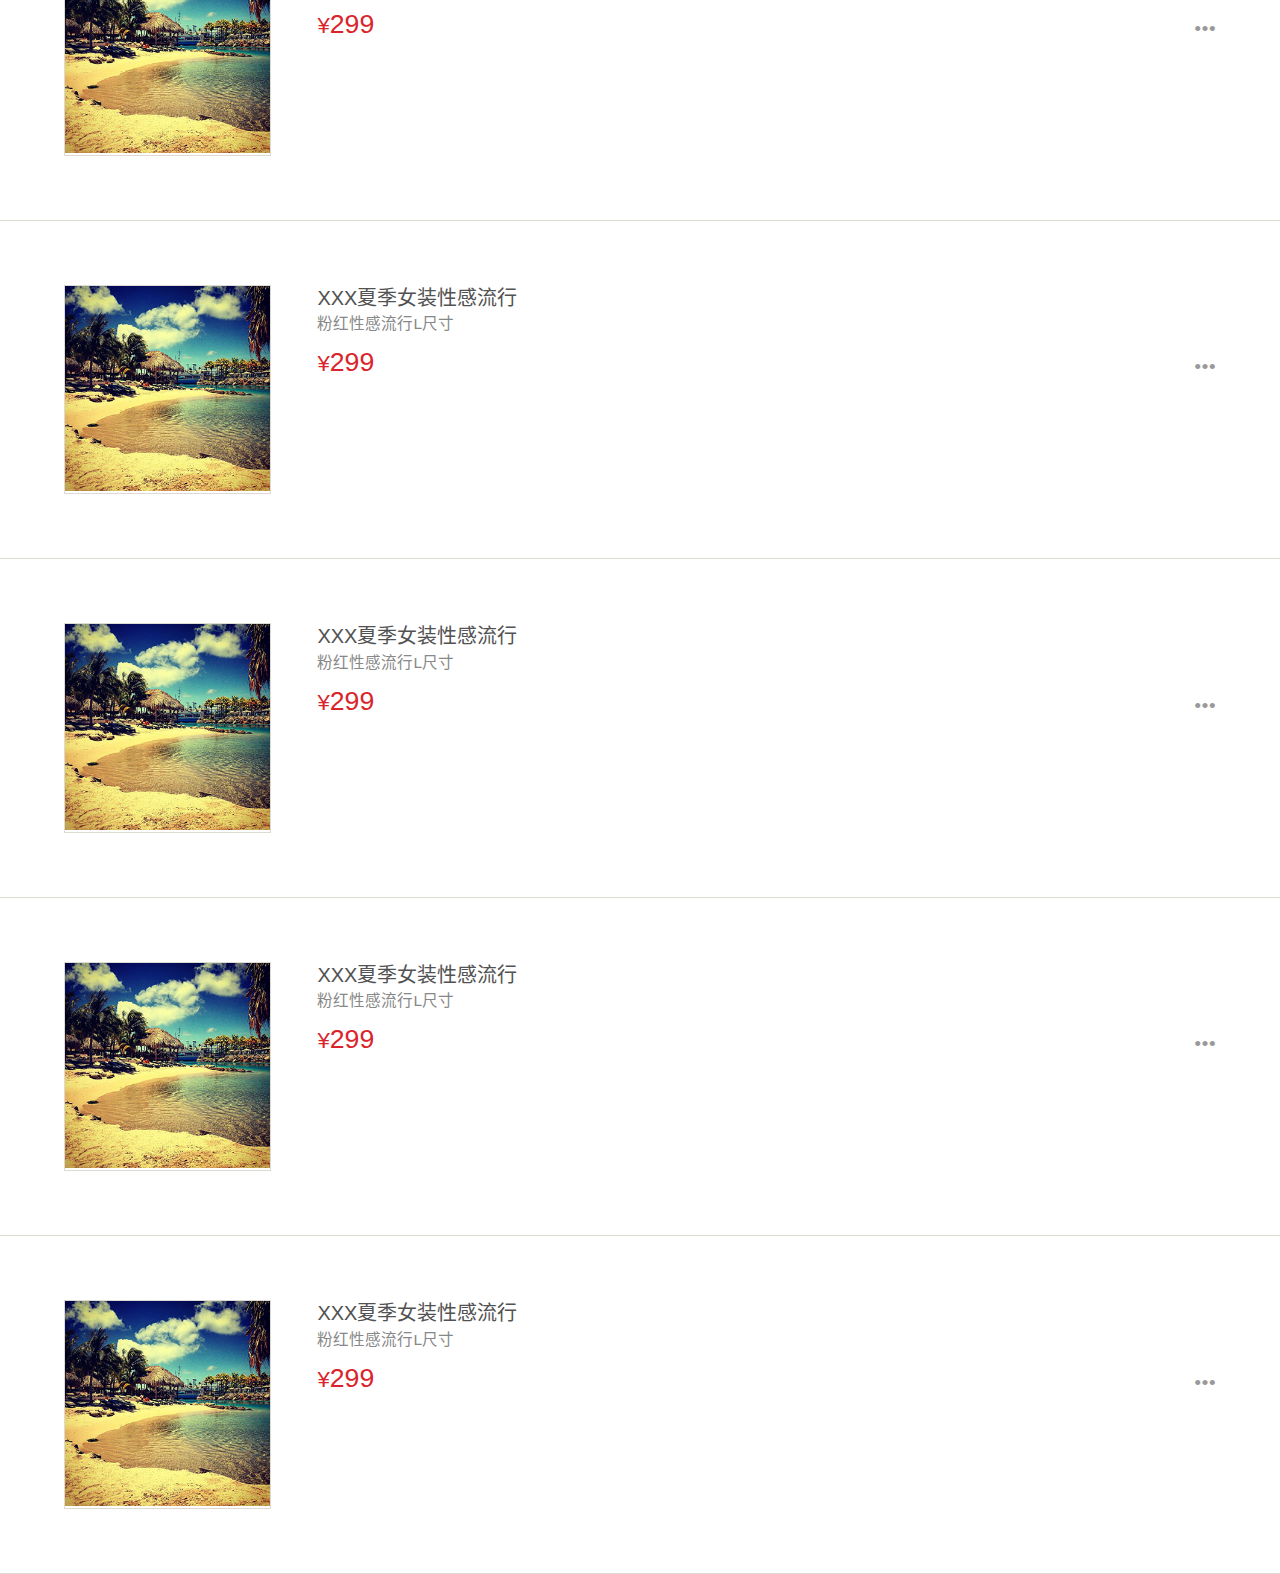
<file: collection.html>
<!DOCTYPE html>
<html lang="zh-CN">
<head>
    <meta charset="utf-8">
    <meta name="viewport" content="width=device-width, initial-scale=1.0, user-scalable=no">
    <title>我的收藏</title>
    <meta name="keywords" content="">
    <meta name="description" content="">
    <script src="js/rem.js"></script> 
    <script src="js/jquery.min.js" type="text/javascript"></script>
    <link rel="stylesheet" type="text/css" href="css/base.css"/>
    <link rel="stylesheet" type="text/css" href="css/page.css"/>
    <link rel="stylesheet" type="text/css" href="css/all.css"/>
    <link rel="stylesheet" type="text/css" href="css/mui.min.css"/>
    <link rel="stylesheet" type="text/css" href="css/loaders.min.css"/>
    <link rel="stylesheet" type="text/css" href="css/loading.css"/>
<script type="text/javascript">
	$(window).load(function(){
		$(".loading").addClass("loader-chanage")
		$(".loading").fadeOut(300)
	})
</script>
</head>
<!--loading页开始-->
<div class="loading">
	<div class="loader">
        <div class="loader-inner pacman">
          <div></div>
          <div></div>
          <div></div>
          <div></div>
          <div></div>
        </div>
	</div>
</div>
<!--loading页结束-->
	<body>
		<header class="mui-bar mui-bar-nav report-header box-s" id="header">
			<a href="javascript:history.go(-1)"><i class="iconfont icon-fanhui fl"></i></a>
			<p>我的收藏</p>
	    </header>
	    <div id="main" class="mui-clearfix">
	    	<div class="collection clearfloat">
	    		<div class="list clearfloat box-s">
	    			<a href="pro-detail.html">
		    			<div class="tu clearfloat fl">
		    				<img src="upload/2.jpg"/>
		    			</div>
		    			<div class="ctent clearfloat fl">
		    				<p class="tit">XXX夏季女装性感流行</p>
							<p class="fu-tit">
								粉红性感流行L尺寸
							</p>
		    				<div class="price clearfloat">
		    					<span class="fl"><samp>¥</samp>299</span>
		    					<i class="iconfont icon-shenglve fr"></i>
		    				</div>
		    			</div>
	    			</a>
	    		</div>
	    		<div class="list clearfloat box-s">
	    			<a href="pro-detail.html">
		    			<div class="tu clearfloat fl">
		    				<img src="upload/2.jpg"/>
		    			</div>
		    			<div class="ctent clearfloat fl">
		    				<p class="tit">XXX夏季女装性感流行</p>
							<p class="fu-tit">
								粉红性感流行L尺寸
							</p>
		    				<div class="price clearfloat">
		    					<span class="fl"><samp>¥</samp>299</span>
		    					<i class="iconfont icon-shenglve fr"></i>
		    				</div>
		    			</div>
	    			</a>
	    		</div>
	    		<div class="list clearfloat box-s">
	    			<a href="pro-detail.html">
		    			<div class="tu clearfloat fl">
		    				<img src="upload/2.jpg"/>
		    			</div>
		    			<div class="ctent clearfloat fl">
		    				<p class="tit">XXX夏季女装性感流行</p>
							<p class="fu-tit">
								粉红性感流行L尺寸
							</p>
		    				<div class="price clearfloat">
		    					<span class="fl"><samp>¥</samp>299</span>
		    					<i class="iconfont icon-shenglve fr"></i>
		    				</div>
		    			</div>
	    			</a>
	    		</div>
	    		<div class="list clearfloat box-s">
	    			<a href="pro-detail.html">
		    			<div class="tu clearfloat fl">
		    				<img src="upload/2.jpg"/>
		    			</div>
		    			<div class="ctent clearfloat fl">
		    				<p class="tit">XXX夏季女装性感流行</p>
							<p class="fu-tit">
								粉红性感流行L尺寸
							</p>
		    				<div class="price clearfloat">
		    					<span class="fl"><samp>¥</samp>299</span>
		    					<i class="iconfont icon-shenglve fr"></i>
		    				</div>
		    			</div>
	    			</a>
	    		</div>
	    		<div class="list clearfloat box-s">
	    			<a href="pro-detail.html">
		    			<div class="tu clearfloat fl">
		    				<img src="upload/2.jpg"/>
		    			</div>
		    			<div class="ctent clearfloat fl">
		    				<p class="tit">XXX夏季女装性感流行</p>
							<p class="fu-tit">
								粉红性感流行L尺寸
							</p>
		    				<div class="price clearfloat">
		    					<span class="fl"><samp>¥</samp>299</span>
		    					<i class="iconfont icon-shenglve fr"></i>
		    				</div>
		    			</div>
	    			</a>
	    		</div>
	    		<div class="list clearfloat box-s">
	    			<a href="pro-detail.html">
		    			<div class="tu clearfloat fl">
		    				<img src="upload/2.jpg"/>
		    			</div>
		    			<div class="ctent clearfloat fl">
		    				<p class="tit">XXX夏季女装性感流行</p>
							<p class="fu-tit">
								粉红性感流行L尺寸
							</p>
		    				<div class="price clearfloat">
		    					<span class="fl"><samp>¥</samp>299</span>
		    					<i class="iconfont icon-shenglve fr"></i>
		    				</div>
		    			</div>
	    			</a>
	    		</div>
	    		<div class="list clearfloat box-s">
	    			<a href="pro-detail.html">
		    			<div class="tu clearfloat fl">
		    				<img src="upload/2.jpg"/>
		    			</div>
		    			<div class="ctent clearfloat fl">
		    				<p class="tit">XXX夏季女装性感流行</p>
							<p class="fu-tit">
								粉红性感流行L尺寸
							</p>
		    				<div class="price clearfloat">
		    					<span class="fl"><samp>¥</samp>299</span>
		    					<i class="iconfont icon-shenglve fr"></i>
		    				</div>
		    			</div>
	    			</a>
	    		</div>
	    		<div class="list clearfloat box-s">
	    			<a href="pro-detail.html">
		    			<div class="tu clearfloat fl">
		    				<img src="upload/2.jpg"/>
		    			</div>
		    			<div class="ctent clearfloat fl">
		    				<p class="tit">XXX夏季女装性感流行</p>
							<p class="fu-tit">
								粉红性感流行L尺寸
							</p>
		    				<div class="price clearfloat">
		    					<span class="fl"><samp>¥</samp>299</span>
		    					<i class="iconfont icon-shenglve fr"></i>
		    				</div>
		    			</div>
	    			</a>
	    		</div>
	    		<div class="list clearfloat box-s">
	    			<a href="pro-detail.html">
		    			<div class="tu clearfloat fl">
		    				<img src="upload/2.jpg"/>
		    			</div>
		    			<div class="ctent clearfloat fl">
		    				<p class="tit">XXX夏季女装性感流行</p>
							<p class="fu-tit">
								粉红性感流行L尺寸
							</p>
		    				<div class="price clearfloat">
		    					<span class="fl"><samp>¥</samp>299</span>
		    					<i class="iconfont icon-shenglve fr"></i>
		    				</div>
		    			</div>
	    			</a>
	    		</div>
	    	</div>
	    </div>
	</body>
	<script type="text/javascript" src="js/jquery-1.8.3.min.js" ></script>
	<script src="js/fastclick.js"></script>
	<script src="js/mui.min.js"></script>
	<script type="text/javascript" src="js/hmt.js" ></script>
</html>
</file>
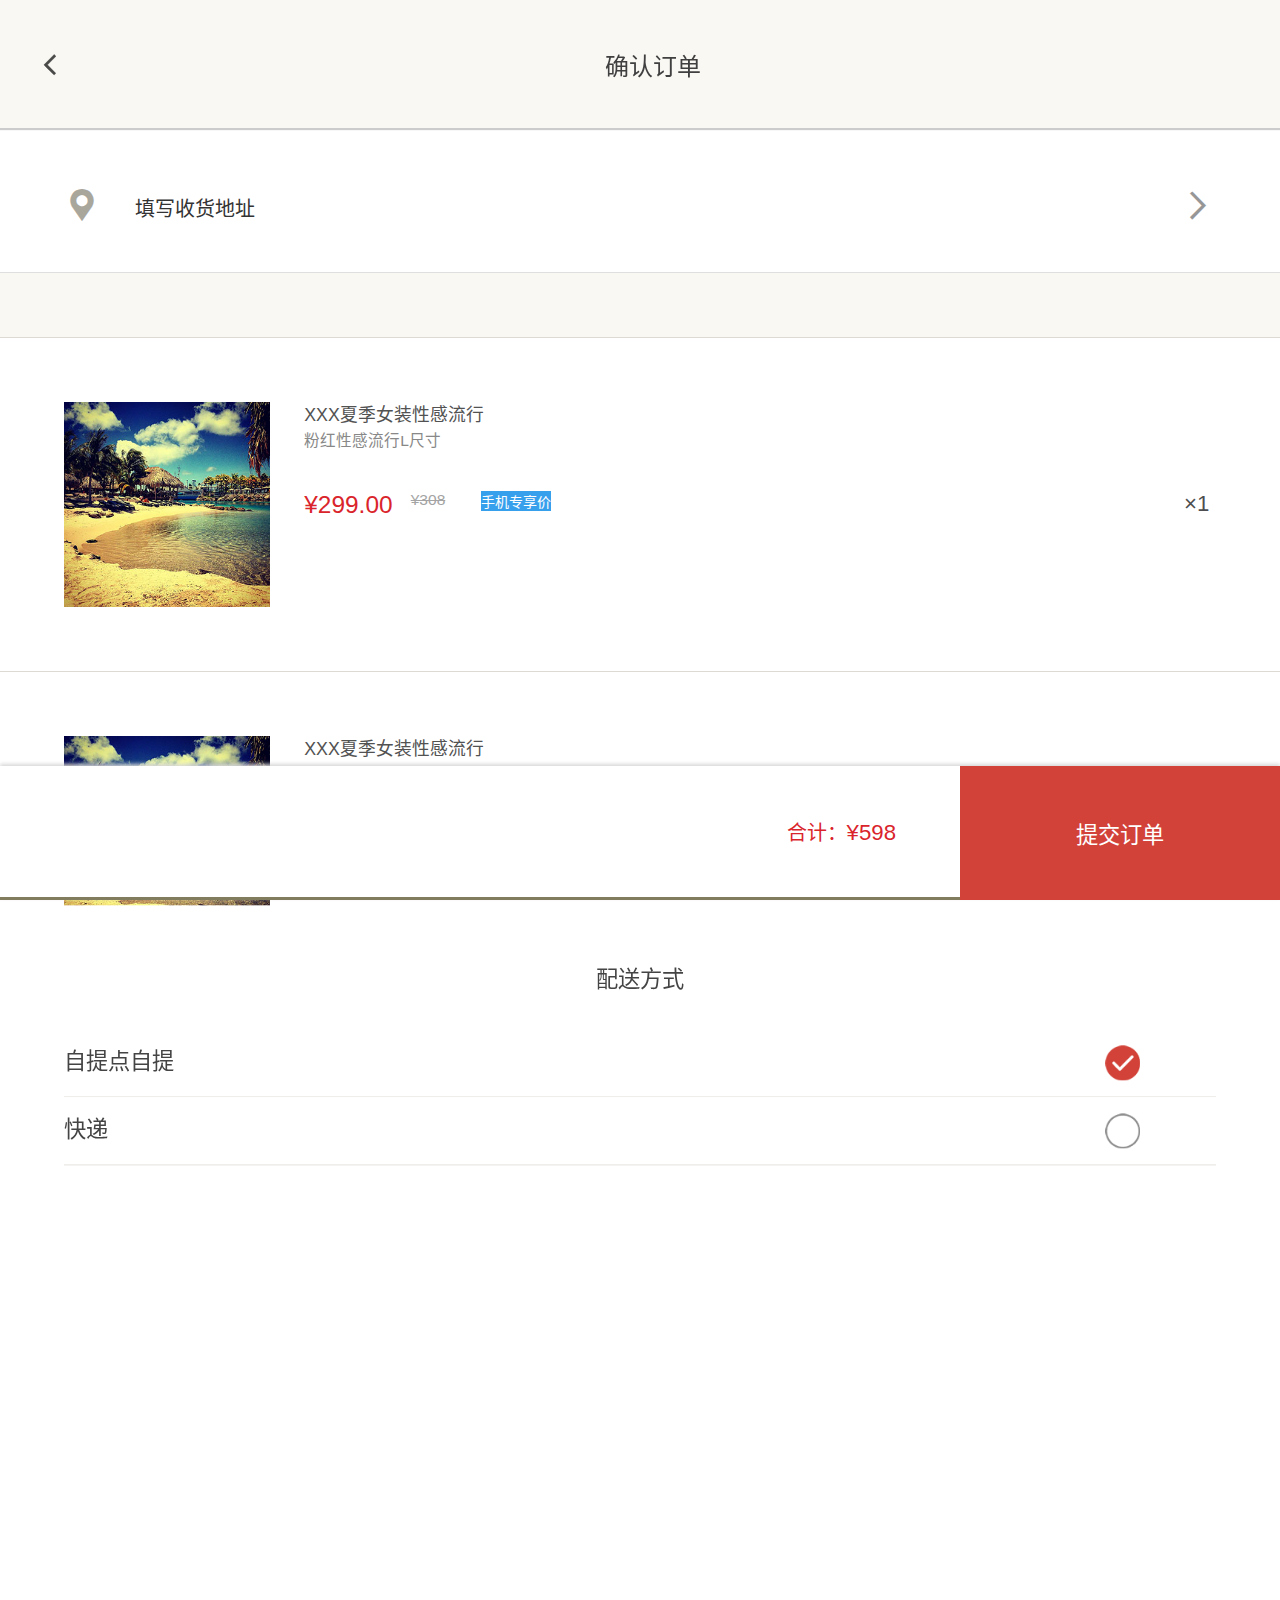
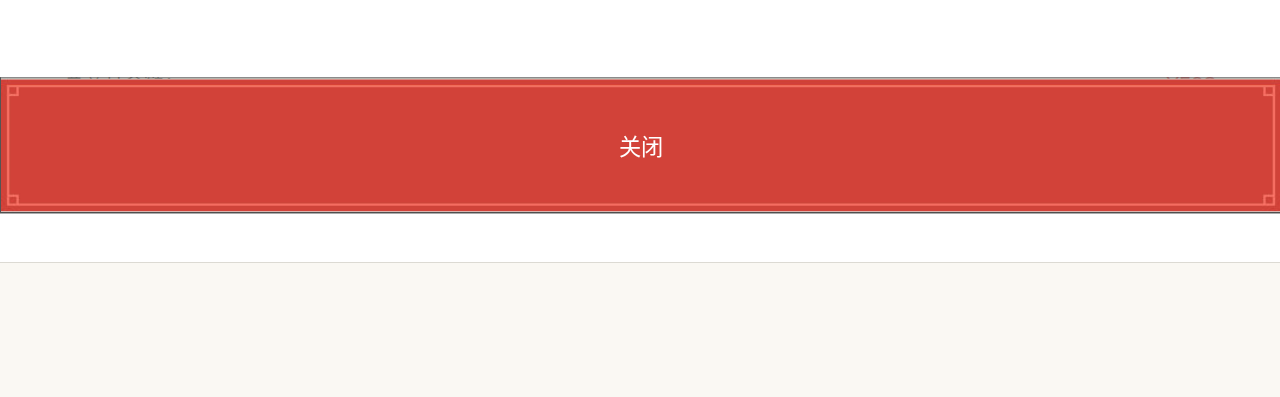
<file: confirm.html>
<!DOCTYPE html>
<html lang="zh-CN">
<head>
    <meta charset="utf-8">
    <meta name="viewport" content="width=device-width, initial-scale=1.0, user-scalable=no">
    <title>确认订单</title>
    <meta name="keywords" content="">
    <meta name="description" content="">
    <script src="js/rem.js"></script> 
    <script src="js/jquery.min.js" type="text/javascript"></script>
    <link rel="stylesheet" type="text/css" href="css/base.css"/>
    <link rel="stylesheet" type="text/css" href="css/page.css"/>
    <link rel="stylesheet" type="text/css" href="css/all.css"/>
    <link rel="stylesheet" type="text/css" href="css/mui.min.css"/>
    <link rel="stylesheet" type="text/css" href="css/loaders.min.css"/>
    <link rel="stylesheet" type="text/css" href="css/loading.css"/>
<script type="text/javascript">
	$(window).load(function(){
		$(".loading").addClass("loader-chanage")
		$(".loading").fadeOut(300)
	})
</script>
</head>
<!--loading页开始-->
<div class="loading">
	<div class="loader">
        <div class="loader-inner pacman">
          <div></div>
          <div></div>
          <div></div>
          <div></div>
          <div></div>
        </div>
	</div>
</div>
<!--loading页结束-->
	<body>
		<header class="mui-bar mui-bar-nav report-header box-s" id="header">
			<a href="javascript:history.go(-1)"><i class="iconfont icon-fanhui fl"></i></a>
			<p>确认订单</p>
	    </header>
	    <div id="main" class="mui-clearfix">
	    	<div class="plist confirm clearfloat">
				<ul>
					<li class="clearfloat">
						<a href="choice-address.html">
							<i class="iconfont icon-dizhi icon-dizhitwo fl"></i>
							<p class="fl">填写收货地址</p>
							<i class="iconfont icon-qianjin fr"></i>
						</a>
					</li>					
				</ul>
			</div>
			
			<div class="order-list order-listtwo clearfloat">
	    		<div class="list clearfloat fl box-s">
	    			<a href="pro-detail.html">
		    			<div class="tu fl clearfloat">
		    				<img src="upload/2.jpg"/>
		    			</div>
		    			<div class="middle clearfloat fl">
		    				<p class="tit">XXX夏季女装性感流行</p>
							<p class="fu-tit">
								粉红性感流行L尺寸
							</p>
		    				<p class="price clearfloat">
		    					<span class="xprice fl">¥299.00</span>
		    					<span class="yprice fl">¥308</span>
		    					<span class="sjzhuanx fl">手机专享价</span>
		    					<span class="shu">×1</span>
		    				</p>
		    			</div>
	    			</a>
	    		</div>
	    		<div class="list clearfloat fl box-s">
	    			<a href="pro-detail.html">
		    			<div class="tu fl clearfloat">
		    				<img src="upload/2.jpg"/>
		    			</div>
		    			<div class="middle clearfloat fl">
		    				<p class="tit">XXX夏季女装性感流行</p>
							<p class="fu-tit">
								粉红性感流行L尺寸
							</p>
		    				<p class="price clearfloat">
		    					<span class="xprice fl">¥299.00</span>
		    					<span class="yprice fl">¥308</span>
		    					<span class="sjzhuanx fl">手机专享价</span>
		    					<span class="shu">×1</span>
		    				</p>
		    			</div>
	    			</a>
	    		</div>
	    		<div class="confirm-total clearfloat box-s">
	    			<ul>	    				
	    				<li>合计：<samp>¥</samp><span>598.00</span></li>
	    				<li>共计2件商品</li>
	    			</ul>
	    		</div>
	    	</div>
	    	
	    	<div class="plist clearfloat data confirm-list box-s contaniner">
				<ul>
					<li class="clearfloat" onClick="toshare()">
						<a href="#">
							<p class="fl">配送方式</p>
							<i class="fr iconfont icon-right icon-qianjin"></i>
						</a>
					</li>
					<!--这里是配送方式内容-->
					<div class="am-share">
					  <h3 class="am-share-title">配送方式</h3>
					  <div class="am-share-sns box-s">
					    <div class="am-list">
					    	<div class="addlist clearfloat">
					    		<div class="bottom clearfloat box-s">
					    			<section class="shopcar clearfloat">
					    				<span class="fl">自提点自提</span>
										<div class="shopcar-checkbox fr">
											<label for="shopcar" onselectstart="return false" class="shopcar-checkd"></label>
											<input type="checkbox" id="shopcar"/>
										</div>
									</section>
					    		</div>
					    	</div>
					    </div>
					    <div class="am-list">
					    	<div class="addlist clearfloat">
					    		<div class="bottom clearfloat box-s">
					    			<section class="shopcar clearfloat">
					    				<span class="fl">快递</span>
										<div class="shopcar-checkbox fr">
											<label for="shopcar" onselectstart="return false"></label>
											<input type="checkbox" id="shopcar"/>
										</div>
									</section>
					    		</div>
					    	</div>
					    </div>
					  </div>
					  <div class="am-share-footer"><button class="share_btn">关闭</button></div>
					</div>
					<li class="clearfloat">
						<a href="#">
							<p class="fl">使用会员卡</p>
							<i class="fr iconfont icon-right icon-qianjin"></i>
						</a>
					</li>
					<li class="clearfloat">
						<a href="#">
							<p class="fl">使用店铺优惠券</p>
							<i class="fr iconfont icon-right icon-qianjin"></i>
						</a>
					</li>
					<li class="clearfloat">
						<a href="#">
							<p class="fl">订单留言</p>
							<input type="text" class="fr shuru" name="" id="" value="" placeholder="限50字以内" />
						</a>
					</li>
				</ul>
			</div>
	    	
	    	<div class="clearfloat data confirm-list confirm-listwo box-s">
				<ul>
					<li class="clearfloat">
						<a href="#">
							<p class="fl">商品件数：</p>
							<span class="fr">2</span>
						</a>
					</li>
					<li class="clearfloat">
						<a href="#">
							<p class="fl">总商品金额：</p>
							<span class="fr">¥598</span>
						</a>
					</li>
					<li class="clearfloat">
						<a href="#">
							<p class="fl">可获得积分：</p>
							<span class="fr">78</span>
						</a>
					</li>
					<li class="clearfloat">
						<a href="#">
							<p class="fl">运费：</p>
							<span class="fr">¥0.00</span>
						</a>
					</li>
				</ul>
			</div>
	    	
	    </div>
	    
	    <footer class="page-footer fixed-footer" id="footer">
	     	<p class="confirm-price fl box-s">
	     		合计：<span>¥598</span>
	     	</p>
	     	<a href="submit-order.html" class="confirm-submit fl">
	     		提交订单
	     	</a>
	    </footer>
	</body>
	<script type="text/javascript" src="js/jquery-1.8.3.min.js" ></script>
	<script src="js/fastclick.js"></script>
	<script src="js/mui.min.js"></script>
	<script type="text/javascript" src="js/hmt.js" ></script>
	<script type="text/javascript" src="js/psong.js" ></script>
	<script type="text/javascript">
		$(".shopcar-checkbox label").on('touchstart',function(){
			if($(this).hasClass('shopcar-checkd')){
				$(".shopcar-checkbox label").removeClass("shopcar-checkd")
			}else{
				$(".shopcar-checkbox label").addClass("shopcar-checkd")
			}
		})
	</script>
</html>
</file>
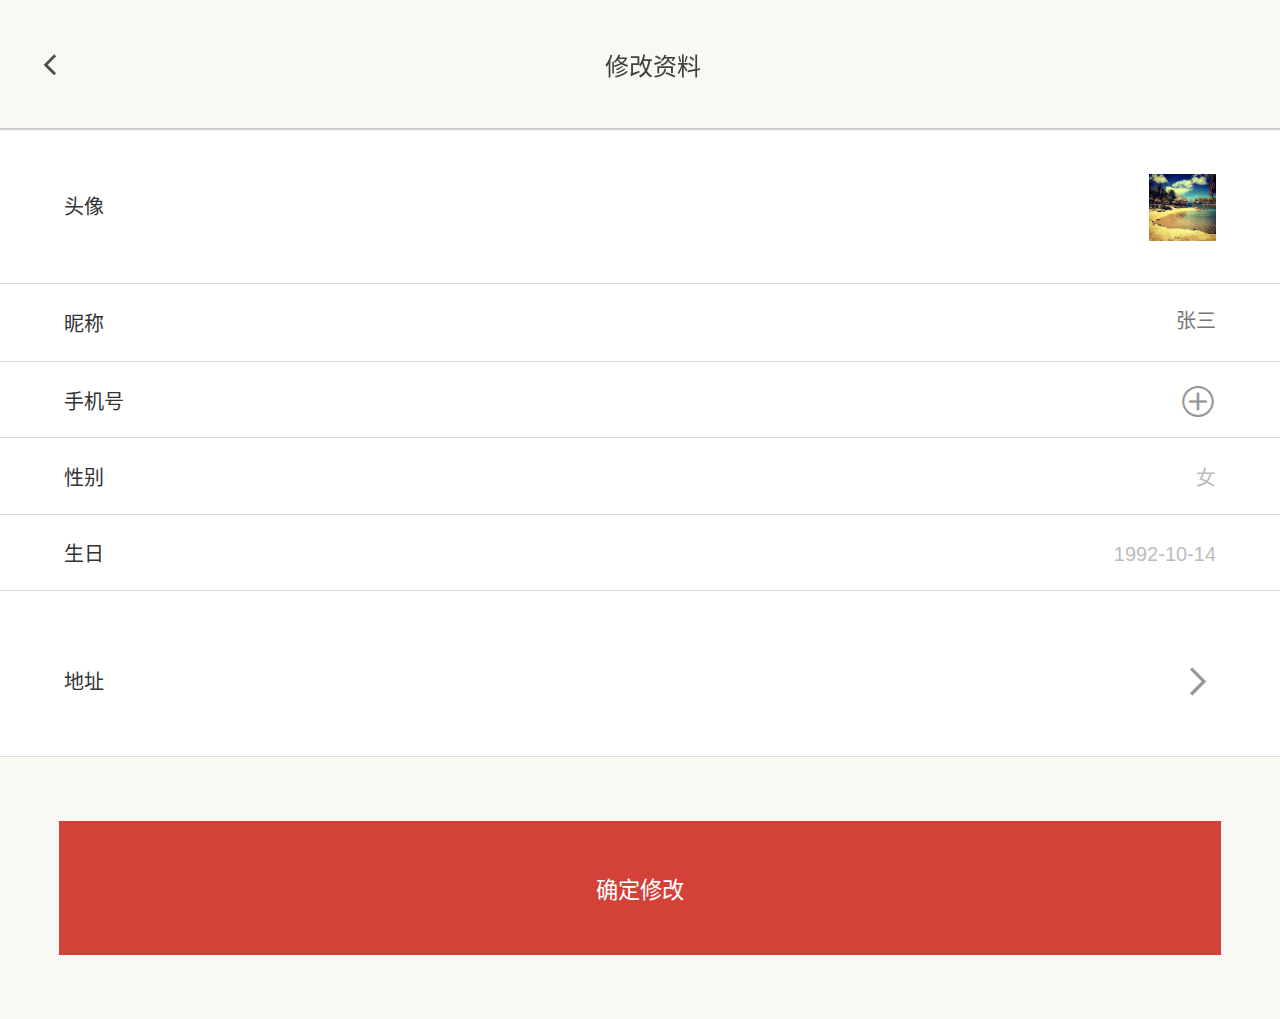
<file: data.html>
<!DOCTYPE html>
<html lang="zh-CN">
<head>
    <meta charset="utf-8">
    <meta name="viewport" content="width=device-width, initial-scale=1.0, user-scalable=no">
    <title>修改资料</title>
    <meta name="keywords" content="">
    <meta name="description" content="">
    <script src="js/rem.js"></script> 
    <script src="js/jquery.min.js" type="text/javascript"></script>
    <link rel="stylesheet" type="text/css" href="css/base.css"/>
    <link rel="stylesheet" type="text/css" href="css/page.css"/>
    <link rel="stylesheet" type="text/css" href="css/all.css"/>
    <link rel="stylesheet" type="text/css" href="css/mui.min.css"/>
    <link rel="stylesheet" type="text/css" href="css/loaders.min.css"/>
    <link rel="stylesheet" type="text/css" href="css/loading.css"/>
<script type="text/javascript">
	$(window).load(function(){
		$(".loading").addClass("loader-chanage")
		$(".loading").fadeOut(300)
	})
</script>
</head>
<!--loading页开始-->
<div class="loading">
	<div class="loader">
        <div class="loader-inner pacman">
          <div></div>
          <div></div>
          <div></div>
          <div></div>
          <div></div>
        </div>
	</div>
</div>
<!--loading页结束-->
	<body>
		<header class="mui-bar mui-bar-nav report-header box-s" id="header">
			<a href="javascript:history.go(-1)"><i class="iconfont icon-fanhui fl"></i></a>
			<p>修改资料</p>
	    </header>
	    <div id="main" class="mui-clearfix">
	    	<div class="plist clearfloat data">
				<ul>
					<li class="clearfloat touxiang">
						<a href="#">
							<p class="fl">头像</p>
							<i class="fr"><img src="upload/2.jpg"/></i>
						</a>
					</li>
					<li class="clearfloat">
						<a href="#">
							<p class="fl">昵称</p>
							<input type="text" class="fr shuru" name="" id="" value="" placeholder="张三" />
						</a>
					</li>
					<li class="clearfloat">
						<a href="#">
							<p class="fl">手机号</p>
							<i class="fr iconfont icon-tianjia"></i>
						</a>
					</li>
					<li class="clearfloat">
						<a href="#">
							<p class="fl">性别</p>
							<span class="fr">女</span>
						</a>
					</li>
					<li class="clearfloat">
						<a href="#">
							<p class="fl">生日</p>
							<span class="fr">1992-10-14</span>
						</a>
					</li>
					<li class="clearfloat">
						<a href="#">
							<p class="fl">地址</p>
							<i class="fr iconfont icon-right icon-qianjin"></i>
						</a>
					</li>
				</ul>
			</div>
			<a href="#" class="tui-btn">
				确定修改
			</a>
	    </div>
	</body>
	<script type="text/javascript" src="js/jquery-1.8.3.min.js" ></script>
	<script src="js/fastclick.js"></script>
	<script src="js/mui.min.js"></script>
	<script type="text/javascript" src="js/hmt.js" ></script>
</html>
</file>
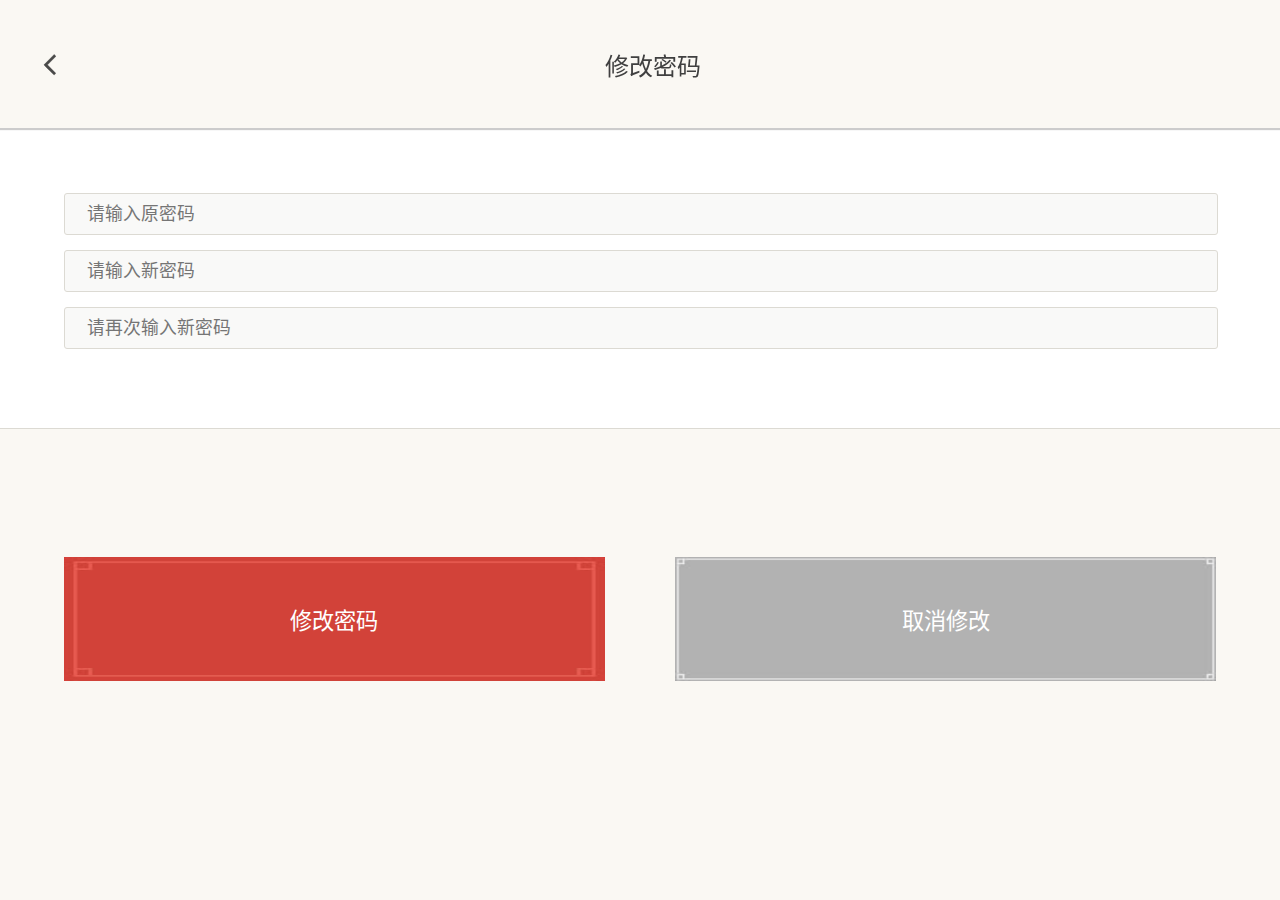
<file: mpassword.html>
<!DOCTYPE html>
<html lang="zh-CN">
<head>
    <meta charset="utf-8">
    <meta name="viewport" content="width=device-width, initial-scale=1.0, user-scalable=no">
    <title>修改密码</title>
    <meta name="keywords" content="">
    <meta name="description" content="">
    <script src="js/rem.js"></script> 
    <script src="js/jquery.min.js" type="text/javascript"></script>
    <link rel="stylesheet" type="text/css" href="css/base.css"/>
    <link rel="stylesheet" type="text/css" href="css/page.css"/>
    <link rel="stylesheet" type="text/css" href="css/all.css"/>
    <link rel="stylesheet" type="text/css" href="css/mui.min.css"/>
    <link rel="stylesheet" type="text/css" href="css/loaders.min.css"/>
    <link rel="stylesheet" type="text/css" href="css/loading.css"/>
<script type="text/javascript">
	$(window).load(function(){
		$(".loading").addClass("loader-chanage")
		$(".loading").fadeOut(300)
	})
</script>
</head>
<!--loading页开始-->
<div class="loading">
	<div class="loader">
        <div class="loader-inner pacman">
          <div></div>
          <div></div>
          <div></div>
          <div></div>
          <div></div>
        </div>
	</div>
</div>
<!--loading页结束-->
	<body>
		<header class="mui-bar mui-bar-nav report-header box-s" id="header">
			<a href="javascript:history.go(-1)"><i class="iconfont icon-fanhui fl"></i></a>
			<p>修改密码</p>
	    </header>
	    <div id="main" class="mui-clearfix">
	    	<div class="mpsw clearfloat box-s">
	    		<form action="" method="post">
	    			<input type="text" name="" id="" value="" placeholder="请输入原密码" />
	    			<input type="text" name="" id="" value="" placeholder="请输入新密码" />
	    			<input type="text" name="" id="" value="" placeholder="请再次输入新密码" />
	    		</form>
	    	</div>
	    	<div class="psw-btn clearfloat">
	    		<a href="#" class="fl">修改密码</a>
	    		<a href="#" class="fr">取消修改</a>
	    	</div>
	    </div>
	</body>
	<script type="text/javascript" src="js/jquery-1.8.3.min.js" ></script>
	<script src="js/fastclick.js"></script>
	<script src="js/mui.min.js"></script>
	<script type="text/javascript" src="js/hmt.js" ></script>
</html>
</file>
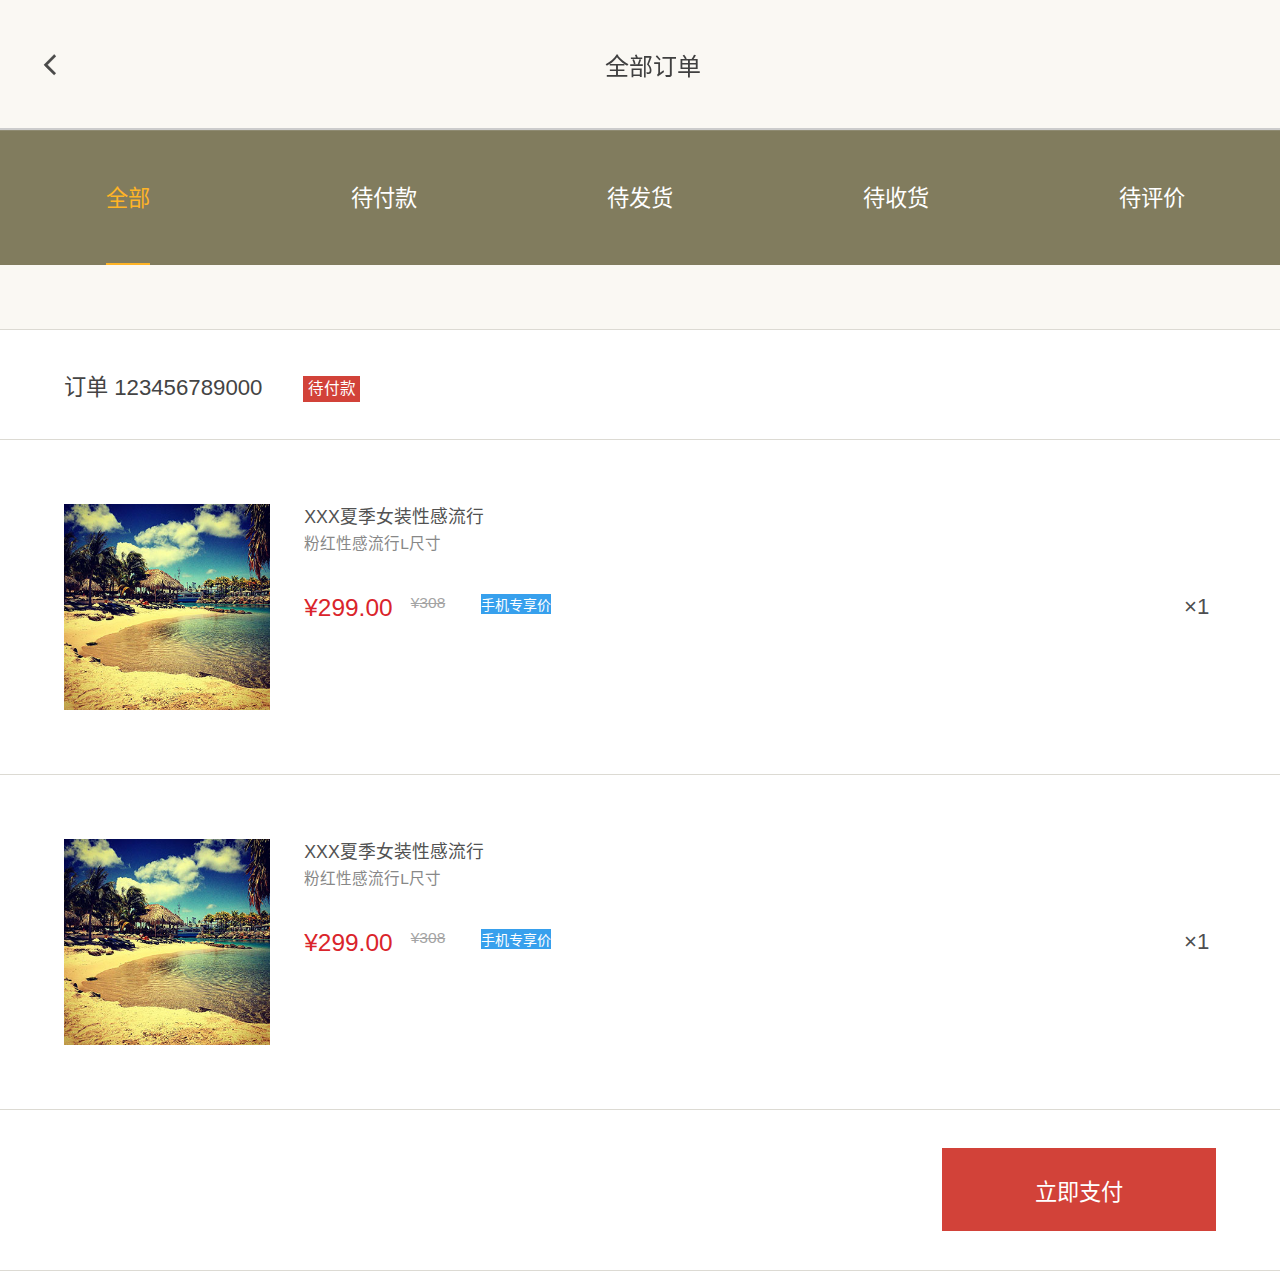
<file: order.html>
<!DOCTYPE html>
<html lang="zh-CN">
<head>
    <meta charset="utf-8">
    <meta name="viewport" content="width=device-width, initial-scale=1.0, user-scalable=no">
    <title>全部订单</title>
    <meta name="keywords" content="">
    <meta name="description" content="">
    <script src="js/rem.js"></script> 
    <script src="js/jquery.min.js" type="text/javascript"></script>
    <link rel="stylesheet" type="text/css" href="css/base.css"/>
    <link rel="stylesheet" type="text/css" href="css/page.css"/>
    <link rel="stylesheet" type="text/css" href="css/all.css"/>
    <link rel="stylesheet" type="text/css" href="css/mui.min.css"/>
    <link rel="stylesheet" type="text/css" href="css/loaders.min.css"/>
    <link rel="stylesheet" type="text/css" href="css/loading.css"/>
<script type="text/javascript">
	$(window).load(function(){
		$(".loading").addClass("loader-chanage")
		$(".loading").fadeOut(300)
	})
</script>
</head>
<!--loading页开始-->
<div class="loading">
	<div class="loader">
        <div class="loader-inner pacman">
          <div></div>
          <div></div>
          <div></div>
          <div></div>
          <div></div>
        </div>
	</div>
</div>
<!--loading页结束-->
	<body>
		<header class="mui-bar mui-bar-nav report-header box-s" id="header">
			<a href="javascript:history.go(-1)"><i class="iconfont icon-fanhui fl"></i></a>
			<p>全部订单</p>
	    </header>
	    <div id="main" class="mui-clearfix">
	    	<div class="order-top clearfloat">
	    		<ul>
	    			<li class="clearfloat cur"><a href="order.html">全部</a></li>
	    			<li class="clearfloat"><a href="#">待付款</a></li>
	    			<li class="clearfloat"><a href="#">待发货</a></li>
	    			<li class="clearfloat"><a href="re-order.html">待收货</a></li>
	    			<li class="clearfloat"><a href="#">待评价</a></li>
	    		</ul>
	    	</div>
	    	<div class="order-list clearfloat">
	    		<p class="ordernum box-s">
	    			订单  123456789000
	    			<span>待付款</span>
	    		</p>
	    		<div class="list clearfloat fl box-s">
	    			<a href="pro-detail.html">
		    			<div class="tu fl clearfloat">
		    				<img src="upload/2.jpg"/>
		    			</div>
		    			<div class="middle clearfloat fl">
		    				<p class="tit">XXX夏季女装性感流行</p>
							<p class="fu-tit">
								粉红性感流行L尺寸
							</p>
		    				<p class="price clearfloat">
		    					<span class="xprice fl">¥299.00</span>
		    					<span class="yprice fl">¥308</span>
		    					<span class="sjzhuanx fl">手机专享价</span>
		    					<span class="shu">×1</span>
		    				</p>
		    			</div>
	    			</a>
	    		</div>
	    		<div class="list clearfloat fl box-s">
	    			<a href="pro-detail.html">
		    			<div class="tu fl clearfloat">
		    				<img src="upload/2.jpg"/>
		    			</div>
		    			<div class="middle clearfloat fl">
		    				<p class="tit">XXX夏季女装性感流行</p>
							<p class="fu-tit">
								粉红性感流行L尺寸
							</p>
		    				<p class="price clearfloat">
		    					<span class="xprice fl">¥299.00</span>
		    					<span class="yprice fl">¥308</span>
		    					<span class="sjzhuanx fl">手机专享价</span>
		    					<span class="shu">×1</span>
		    				</p>
		    			</div>
	    			</a>
	    		</div>
	    		<a href="#" class="gopay-btn fr">
	    			立即支付
	    		</a>
	    	</div>
	    </div>
	</body>
	<script type="text/javascript" src="js/jquery-1.8.3.min.js" ></script>
	<script src="js/fastclick.js"></script>
	<script src="js/mui.min.js"></script>
	<script type="text/javascript" src="js/hmt.js" ></script>
</html>
</file>
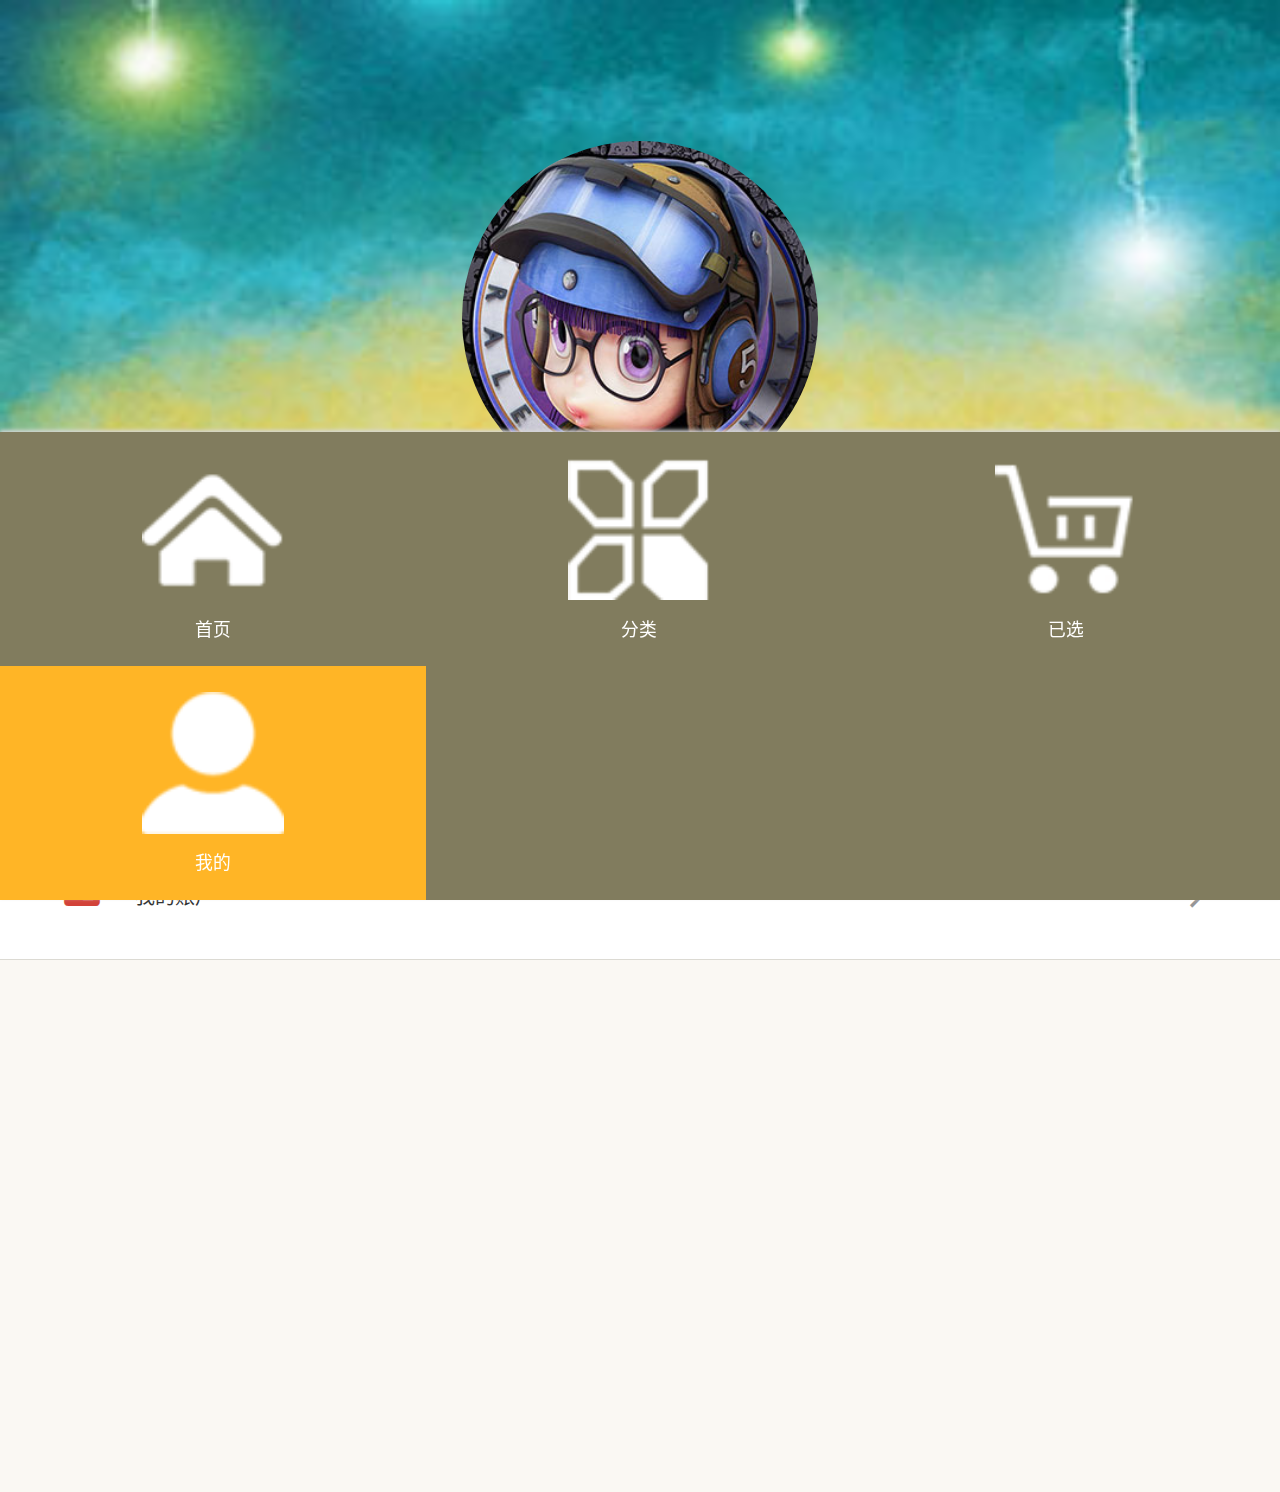
<file: pcenter.html>
<!DOCTYPE html>
<html lang="zh-CN">

	<head>
		<meta charset="utf-8">
		<meta name="viewport" content="width=device-width, initial-scale=1.0, user-scalable=no">
		<title>我的</title>
		<meta name="keywords" content="">
		<meta name="description" content="">
		<script src="js/rem.js"></script>
		<script src="js/jquery.min.js" type="text/javascript"></script>
		<link rel="stylesheet" type="text/css" href="css/base.css" />
		<link rel="stylesheet" type="text/css" href="css/page.css" />
		<link rel="stylesheet" type="text/css" href="css/all.css" />
		<link rel="stylesheet" type="text/css" href="css/mui.min.css" />
		<link rel="stylesheet" type="text/css" href="css/loaders.min.css" />
		<link rel="stylesheet" type="text/css" href="css/loading.css" />
		<script type="text/javascript">
			$(window).load(function() {
				$(".loading").addClass("loader-chanage")
				$(".loading").fadeOut(300)
			})
		</script>
	</head>
	<!--loading页开始-->
	<div class="loading">
		<div class="loader">
			<div class="loader-inner pacman">
				<div></div>
				<div></div>
				<div></div>
				<div></div>
				<div></div>
			</div>
		</div>
	</div>
	<!--loading页结束-->

	<body>
		<div id="main" class="mui-clearfix">
			<!--pcenter top star-->
			<div class="ptop clearfloat">
				<div class="tu clearfloat">
					<img src="img/pcenter-tou.jpg" />
				</div>
				<p class="tel ta-c">
					11111111111
				</p>
				<!--<p class="hyuan ta-c">
					普通会员
				</p>
				<p class="balance ta-c">
					<span>余额：800元</span>
					<span>积分：401</span>
				</p>
				<input type="button" name="" id="" value="充值" />-->
			</div>
			<!--pcenter top end-->

			<!--pcenter list star-->
			<div class="plist clearfloat">
				<ul>
					<li class="clearfloat">
						<a href="#">
							<i class="iconfont icon-quanbudingdan fl"></i>
							<p class="fl">我的导购</p>
							<i class="iconfont icon-qianjin fr"></i>
						</a>
					</li>
					<li class="clearfloat">
						<a href="#">
							<i class="iconfont icon-icon fl"></i>
							<p class="fl">我的账户</p>
							<i class="iconfont icon-qianjin fr"></i>
						</a>
					</li>

					<!--<li class="clearfloat">
						<a href="collection.html">
							<i class="iconfont icon-shoucang1 fl"></i>
							<p class="fl">我的收藏</p>
							<i class="iconfont icon-qianjin fr"></i>
						</a>
				-->
				</ul>
			</div>
			<!--pcenter list end-->
		</div>

		<footer class="page-footer fixed-footer" id="footer">
			<ul>
				<li>
					<a href="index.html">
						<img src="img/footer001.png" />
						<p>首页</p>
					</a>
				</li>
				<li>
					<a href="assort.html">
						<img src="img/footer002.png" />
						<p>分类</p>
					</a>
				</li>
				<li>
					<a href="shopcar.html">
						<img src="img/footer003.png" />
						<p>已选</p>
					</a>
				</li>
				<li class="active">
					<a href="pcenter.html">
						<img src="img/footer004.png" />
						<p>我的</p>
					</a>
				</li>
			</ul>
		</footer>
	</body>
	<script type="text/javascript" src="js/jquery-1.8.3.min.js"></script>
	<script src="js/fastclick.js"></script>
	<script src="js/mui.min.js"></script>
	<script type="text/javascript" src="js/hmt.js"></script>

</html>
</file>
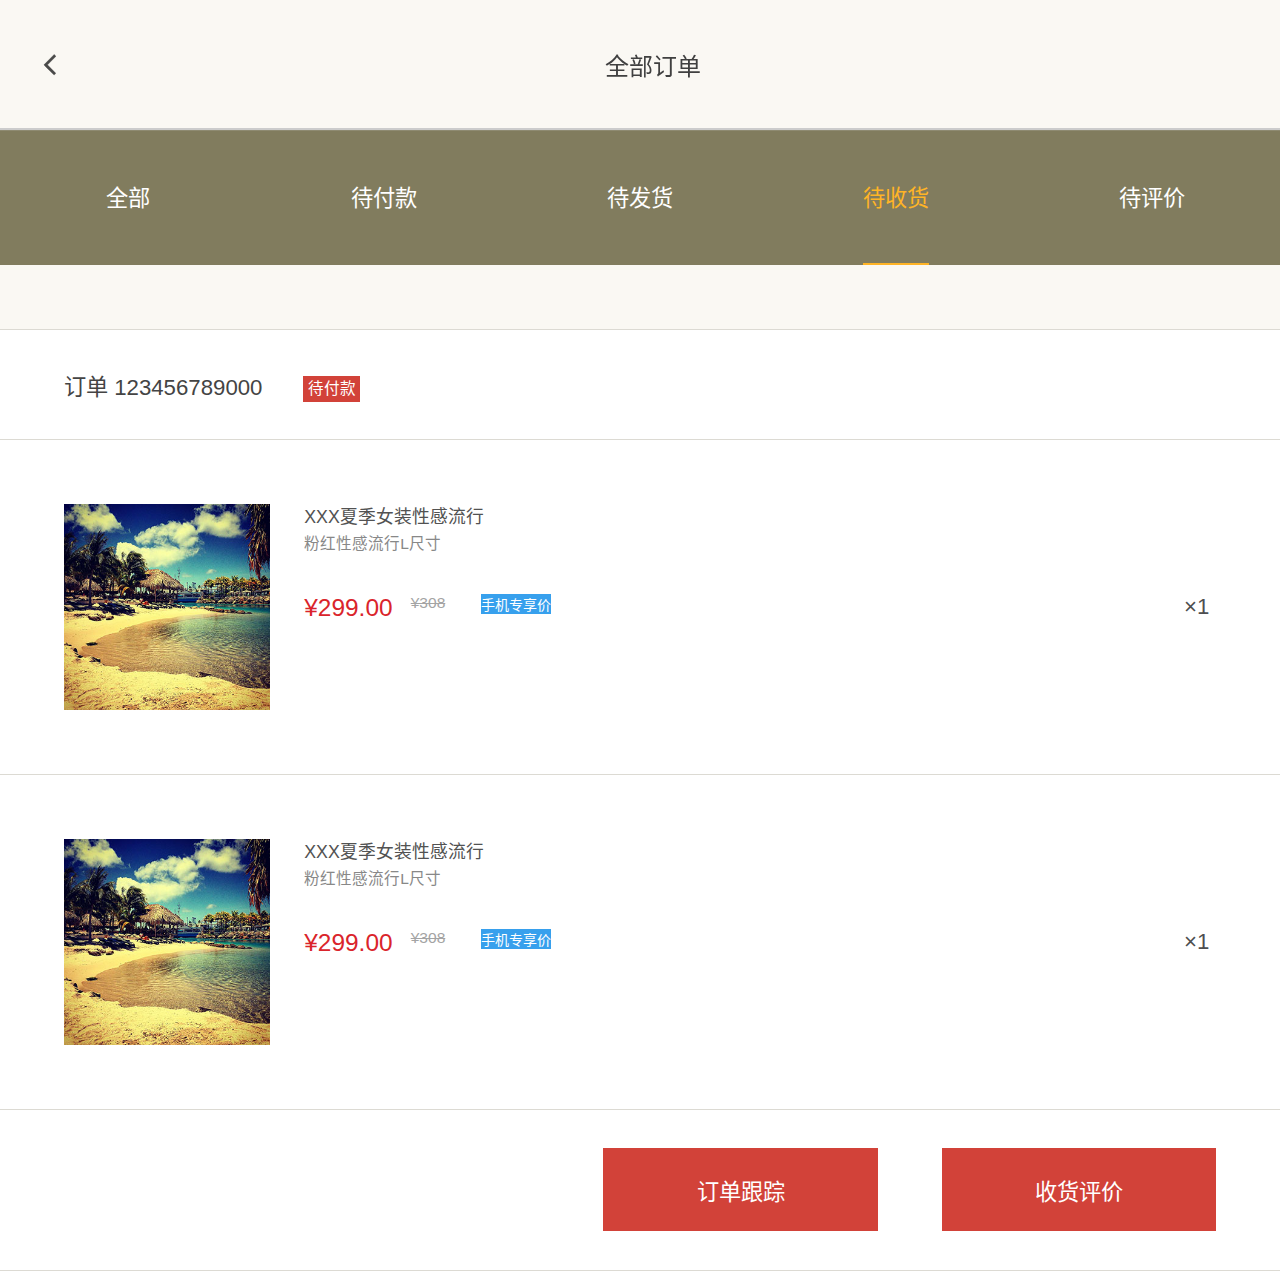
<file: re-order.html>
<!DOCTYPE html>
<html lang="zh-CN">
<head>
    <meta charset="utf-8">
    <meta name="viewport" content="width=device-width, initial-scale=1.0, user-scalable=no">
    <title>待收货</title>
    <meta name="keywords" content="">
    <meta name="description" content="">
    <script src="js/rem.js"></script> 
    <script src="js/jquery.min.js" type="text/javascript"></script>
    <link rel="stylesheet" type="text/css" href="css/base.css"/>
    <link rel="stylesheet" type="text/css" href="css/page.css"/>
    <link rel="stylesheet" type="text/css" href="css/all.css"/>
    <link rel="stylesheet" type="text/css" href="css/mui.min.css"/>
    <link rel="stylesheet" type="text/css" href="css/loaders.min.css"/>
    <link rel="stylesheet" type="text/css" href="css/loading.css"/>
<script type="text/javascript">
	$(window).load(function(){
		$(".loading").addClass("loader-chanage")
		$(".loading").fadeOut(300)
	})
</script>
</head>
<!--loading页开始-->
<div class="loading">
	<div class="loader">
        <div class="loader-inner pacman">
          <div></div>
          <div></div>
          <div></div>
          <div></div>
          <div></div>
        </div>
	</div>
</div>
<!--loading页结束-->
	<body>
		<header class="mui-bar mui-bar-nav report-header box-s" id="header">
			<a href="javascript:history.go(-1)"><i class="iconfont icon-fanhui fl"></i></a>
			<p>全部订单</p>
	    </header>
	    <div id="main" class="mui-clearfix">
	    	<div class="order-top clearfloat">
	    		<ul>
	    			<li class="clearfloat"><a href="order.html">全部</a></li>
	    			<li class="clearfloat"><a href="#">待付款</a></li>
	    			<li class="clearfloat"><a href="#">待发货</a></li>
	    			<li class="clearfloat cur"><a href="re-order.html">待收货</a></li>
	    			<li class="clearfloat"><a href="#">待评价</a></li>
	    		</ul>
	    	</div>
	    	<div class="order-list clearfloat">
	    		<p class="ordernum box-s">
	    			订单  123456789000
	    			<span>待付款</span>
	    		</p>
	    		<div class="list clearfloat fl box-s">
	    			<a href="pro-detail.html">
		    			<div class="tu fl clearfloat">
		    				<img src="upload/2.jpg"/>
		    			</div>
		    			<div class="middle clearfloat fl">
		    				<p class="tit">XXX夏季女装性感流行</p>
							<p class="fu-tit">
								粉红性感流行L尺寸
							</p>
		    				<p class="price clearfloat">
		    					<span class="xprice fl">¥299.00</span>
		    					<span class="yprice fl">¥308</span>
		    					<span class="sjzhuanx fl">手机专享价</span>
		    					<span class="shu">×1</span>
		    				</p>
		    			</div>
	    			</a>
	    		</div>
	    		<div class="list clearfloat fl box-s">
	    			<a href="pro-detail.html">
		    			<div class="tu fl clearfloat">
		    				<img src="upload/2.jpg"/>
		    			</div>
		    			<div class="middle clearfloat fl">
		    				<p class="tit">XXX夏季女装性感流行</p>
							<p class="fu-tit">
								粉红性感流行L尺寸
							</p>
		    				<p class="price clearfloat">
		    					<span class="xprice fl">¥299.00</span>
		    					<span class="yprice fl">¥308</span>
		    					<span class="sjzhuanx fl">手机专享价</span>
		    					<span class="shu">×1</span>
		    				</p>
		    			</div>
	    			</a>
	    		</div>
	    		<a href="assess.html" class="gopay-btn fr">
	    			收货评价
	    		</a>
	    		<a href="track.html" class="gopay-btn fr">
	    			订单跟踪
	    		</a>	    		
	    	</div>
	    </div>
	</body>
	<script type="text/javascript" src="js/jquery-1.8.3.min.js" ></script>
	<script src="js/fastclick.js"></script>
	<script src="js/mui.min.js"></script>
	<script type="text/javascript" src="js/hmt.js" ></script>
</html>
</file>
<file: css/page.css>
/*
 首页----------------------------------------------------------------------------------
 * */
.mui-top{width: 100%; background-color: #fff; padding: 3% 0; border-bottom: 1px solid #F3F1E9;}
.mui-top .list{width: 33.333%; text-align: center;}
.mui-top .list img{width: 50%;}
.mui-top .list .tit{font-size: .5rem; color: #333300; line-height: 1.5em; margin-top: .5em;}

.soffer{width: 100%; margin-top: 3%; background-color: #fff; border-top: 1px solid #F3F1E9; border-bottom: 1px solid #F3F1E9;}
.soffer .list{width: 33.333%; padding: 3% 0; height: 100%; text-align: center; border-right: 1px solid #F3F1E9;}
.soffer .list .tit{font-size: .5rem; color: #333300; line-height: 1.5em; width: 100%; overflow: hidden; text-overflow: ellipsis; -webkit-text-overflow: ellipsis; white-space: nowrap;}
.soffer .list .fu-tit{color: #999999; margin-top: .3em; font-size: .35rem; line-height: 1.5em; width: 100%; overflow: hidden; text-overflow: ellipsis; -webkit-text-overflow: ellipsis; white-space: nowrap;}
.soffer .list .fu-tit span{color: #da232b;}
.soffer .list img{max-width: 100%; width: 60%; margin-top: .5em;}
/*.soffer .list:nth-child(3n){border-right: 0;}*/

.soffer-list{width: 100%; height: 5rem; background-color: #fff; border-bottom: 1px solid #F3F1E9;}
.soffer-list .list{width: 32.333%; height: 5rem; text-align: center; border-right: 1px solid #F3F1E9;}
.soffer-list .list .tit{font-size: .5rem; margin-top: .2rem; color: #333300; line-height: 1.5em; width: 100%; overflow: hidden; text-overflow: ellipsis; -webkit-text-overflow: ellipsis; white-space: nowrap;}
.soffer-list .list .fu-tit{color: #cc3333; margin-top: .3em; font-size: .35rem; line-height: 1.5em; width: 100%; overflow: hidden; text-overflow: ellipsis; -webkit-text-overflow: ellipsis; white-space: nowrap;}
.soffer-list .list .fu-tit span{color: #da232b;}
.soffer-list .list .tu{height: 3rem; width: 100%; text-align: center; overflow: hidden; font-size: 0;}
.soffer-list .list .tu span{display: inline-block; height: 100%; line-height: 0; vertical-align: middle;}
.soffer-list .list img{max-width: 100%; max-height: 100%; vertical-align: middle;}
.soffer-list .list .index-more{line-height: 5rem; font-size: .35rem; color: #cc3333; display: block; width: 100%; text-align: center;}

.share,
.share img{width: 100%;}

.health{width: 100%; margin-top: 3%; background-color: #fff;}
.health .htop{width: 100%; background: url(../img/nav-bg.jpg) top center no-repeat; background-size: 100% 100%; padding: 5% 0; box-sizing: border-box; -webkit-box-sizing: border-box; padding-left: 5%; color: #fff; font-size: .5rem;}

.pension{width: 100%; background-color: #fff;}
.pension .list{width: 49.99%; text-align: center; padding: 3% 0; height: 100%; border-right: 1px solid #F3F1E9;  border-bottom: 1px solid #F3F1E9;}
.pension .list:nth-child(2n){border-right: 1px solid #fff;}
.pension .list img{max-width: 100%; width: 50%; max-height: 50%;}
.pension .list .tit,
.soffertwo .list .tit{font-size: .5rem; margin-top: .5em; color: #333300; line-height: 1.5em; width: 100%; overflow: hidden; text-overflow: ellipsis; -webkit-text-overflow: ellipsis; white-space: nowrap;}
.pension .list .fu-tit,
.soffertwo .list .fu-tit{color: #da232b; margin-top: .3em; font-size: .35rem; line-height: 1.5em; width: 100%; overflow: hidden; text-overflow: ellipsis; -webkit-text-overflow: ellipsis; white-space: nowrap;}
.pension .list:last-child{border-right: 0;}

.soffertwo{margin-top: 0; border-top: none; margin-bottom: 3%;}

.news{width: 100%; border-bottom: 1px solid #F3F1E9; background-color: #fff;}
.news .left{width: 18%; padding: 3% 0; text-align: center; border-right: 1px solid #F3F1E9;}
.news .left img{width: 60%;}
.news .right{width: 82%; padding: 3%; color: #333333; font-size: .5rem;}
.news .right .slider div{width: 100%; line-height: 1.2rem; overflow: hidden; text-overflow: ellipsis; -webkit-text-overflow: ellipsis; white-space: nowrap;}



/*
 分类----------------------------------------------------------------------------------
 * */
.contaniner .assort{width: 24.5%; float: left;}
.contaniner .assort:after {content: '';position: absolute;top: 0; left: -1px; width: 24.5%;height: 100%; border-right: 1px solid #DDDBD4; z-index: 9;}
.contaniner .assort ul{ width: 100%;}
.contaniner .assort ul li{ width: 100%;background-color: #faf8f3;  border-bottom: solid 1px #dddbd4; border-right: solid 1px #dddbd4; padding:12% 0; text-align: center; position: relative; z-index: 99;}
.contaniner .assort ul li img{ width: 17%; margin: 0 10%; vertical-align: middle;}
.contaniner .assort ul li span{ font-size: .4rem; color: #333; vertical-align: middle; display: block; width: 100%; overflow: hidden; text-overflow: ellipsis; -webkit-text-overflow: ellipsis; white-space: nowrap;}
.contaniner .assort ul .active{  border-right: none;background-color: #d24239; color: #fff; }
.contaniner .assort ul .active span{color: #fff;}
.contaniner .assort-cont{ width: 75.5%; background-color: #fff; float: right; border-left: 1px solid #DDDBD4; margin-left: -1px;}

/*菜单*/
.sideMenu{width: 100%; border-bottom: 1px solid #DDDBD4; position: relative; z-index: 99;}
.sideMenu h3{border-top: 1px solid #DDDBD4; margin: 0 auto; background: url(../img/huid.png) left center no-repeat; background-size: 5%; background-position: 3%; cursor:pointer; font-size: .4rem; padding: 5% 0; color: #333333; font-weight: normal; width: 100%; overflow: hidden; text-overflow: ellipsis; -webkit-text-overflow: ellipsis; white-space: nowrap; box-sizing: border-box; -webkit-box-sizing: border-box; padding-left: 10%;}
.sideMenu h3.on{border-bottom: 1px solid #DDDBD4;}
.sideMenu h3 em{ float:right; display:block; width:30px; height:16px; margin-right: 5%; background:url(../img/shang.png) center no-repeat; cursor:pointer; background-size: 50%;}
.sideMenu h3.on em{background:url(../img/xia.png) center no-repeat; background-size: 50%;}
.sideMenu .slist{display:none; padding: 5% 0; width: 100%;}
.sideMenu h3.on{ background: url(../img/hd.png) left center no-repeat; background-size: 5%; background-position: 3%;}
.sideMenu h3:last-child{border-bottom: 1px solid #DDDBD4;}
.sideMenu .slist .list{width: 33.333%; text-align: center; margin-bottom: 3%;}
.sideMenu .slist .list img{width: 60%;}
.sideMenu .slist .list .tit{color: #666666; font-size: .3rem; margin-top: .5em; width: 96%; margin: 0 auto; overflow: hidden; text-overflow: ellipsis; -webkit-text-overflow: ellipsis; white-space: nowrap;}
.contaniner .assort-cont:after {content: '';position: absolute;top: 0; right: 0; visibility: initial; width: 75.5%; height: 100%; background-color: #fff; z-index: 9;}

/*
 购物车----------------------------------------------------------------------------------
 * */
.header-left{width: 60%; font-size: 1.8em; color: #333333; text-align: center; margin-left: 20%; overflow: hidden; text-overflow: ellipsis; -webkit-text-overflow: ellipsis; white-space: nowrap;}
.header-right{text-align: right; font-size: 1.35em; width: 20%; padding-right: 3%;}
.header-right a{ color: #666666;}

.contaniner .shopcar{ width: 100%; position: relative; padding: 4% 0; border-bottom: 1px solid #DDDBD4; background-color: #fff;overflow: hidden;}

.contaniner .shopcar .shopcar-checkbox{position: relative; float: left; width:10%; height: 100%; padding: 10% 0;}
.contaniner .shopcar input[type="checkbox"]{ position: absolute; top: 0; left: 0; opacity: 0; }
.contaniner .shopcar .shopcar-checkbox label{position: absolute; top: 0; left: 0; width: 100%; height: 100%; background: url(../img/check.png) no-repeat; background-size: 60%; background-position: 50% ; -moz-user-select: none; }
.contaniner .shopcar .shopcar-checkbox .shopcar-checkd{position: absolute; top: 0; left: 0; width: 100%; height: 100%; background: url(../img/checke.png) no-repeat; background-size: 60%; background-position: 50% ;  }

.contaniner .shopcar figure{ width: 20%; overflow: hidden; float: left;}
.contaniner .shopcar figure img{ width: 100%;/* min-height: 100%;*/ }
.contaniner .shopcar dl{ position: relative; float: left; width: 54%; height: 10em;   margin: 0 3%; overflow: hidden;}
.contaniner .shopcar dl dt{ font-size: 1.3815em; color: #333;}
.contaniner .shopcar dl dd{ font-size: 1.169em; color: #999;}
.contaniner .shopcar dl .add{position: absolute; bottom: 0; left: 0; width: 46%; overflow: hidden; display: table; }
.contaniner .shopcar dl .add span{border: solid 1px #c8c8c8; padding: 1% 10%; display:table-cell;}
.contaniner .shopcar dl .add input{border: solid 1px #c8c8c8; width:100%;margin-left: -1px; display:table-cell;font-size:1.25em ; padding: 10% 0; color: #666; text-align: center;}
.contaniner .shopcar dl h3{ position: absolute; right: 3%; bottom: 20%; font-size: 1.9em; color: #fc605a; font-weight: normal;}
.contaniner .shopcar dl small{ position: absolute; right: 3%; bottom: 0; display: block; width: 10%;}
.contaniner .shopcar dl small img{width: 100%;}

.shopclist{width: 65%; height: 100%; margin-left: 2%; position: relative;}
.shopclist .tit,
.shopclist .fu-tit{width: 100%; overflow: hidden; text-overflow: ellipsis; -webkit-text-overflow: ellipsis; white-space: nowrap; color: #666666; font-size: .5rem; line-height: 1.5em;}
.shopclist .fu-tit{font-size: .35rem; line-height: 1.5em; color: #999999; margin-top: .3em;}
.shopclist .bottom{margin-top: .8em; line-height: 1.5em;}
.shopclist .bottom .hicon{color: #cc3333; font-family: arial; font-size: .5rem;}
.shopclist .bottom .huicon{color: #999999; text-decoration: line-through; font-size: .35rem; margin-left: 2%;}
.shopclist .bottom .sjzx{background-color: #37a0ed; margin-left: 2%; color: #fff; display: inline-block; padding: .1em; font-size: .3rem;}
.shopclist .bottom .shu{color: #666666; font-size: .35rem;}

.shopcartwo{margin-top: 3%; border-top: 1px solid #DDDBD4;}
.contaniner .shopcartwo .shopcar-checkbox{padding: 5% 0;}
.shopcartwo .qxuan{font-size: .5rem; line-height: 1.2rem; color: #333333;}
.shopcartwo .heji{color: #cc3333; margin-right: 30%; font-size: .5rem; line-height: 1.2rem;}
.shopcartwo .heji span{font-size: .9em;}
.shopcartwo .jiesuan{display: block; width: 25%; padding: 5% 0; font-size: .5rem; line-height: 1rem; color: #fff; text-align: center; background: url(../img/jisuan.jpg) top center no-repeat; background-size: 100% 100%; position: absolute; height: 100%; top: 0; right: 0;}

/*
 个人中心----------------------------------------------------------------------------------
 * */
.ptop{width: 100%; background: url(../upload/bg.jpeg) center top no-repeat; padding: 5% 0; background-size: cover;}
.ptop .tu{width: 27.777%; margin: 6% auto;}
.ptop .tu img{width: 100%;border-radius: 50%;}
.ptop .tel{color: #CC3333; font-size: .7rem; line-height: 1.5em;}
.ptop .hyuan{color: #868580; font-size: .35rem;}
.ptop .balance span{color: #565554; font-size: .35rem; line-height: 1.5em; display: inline-block;}
.ptop input{width: 22.222%; margin-left: 38.889%; margin-top: .5em; color: #fff; font-size: .35rem; padding: 3% 0; background: url(../img/jisuan.jpg) top center no-repeat; background-size: 100% 100%; border: none;}
.plist{width: 100%; background-color: #fff;}
.plist ul li{width: 100%; padding: 3% 5%; border-bottom: 1px solid #dcdad3; box-sizing: border-box; -webkit-box-sizing: border-box;}
.plist ul li a{display: inline-block; width: 100%; margin-top: .15rem;}
.plist ul li p{line-height: 1rem; margin-left: 3%; color: #333333; font-size: .45rem;}
.plist ul li:last-child{margin-bottom: 5%; padding: 4% 5% 3%;}
.plist ul li p.tel{color: #666; width: 60%; overflow: hidden; text-overflow: ellipsis; -webkit-text-overflow: ellipsis; white-space: nowrap;}

/*
 每日签到----------------------------------------------------------------------------------
 * */
.report-header{width: 100%; padding: 5% 3%; background-color: #faf8f3; border-bottom: 2px solid #dcdad3;}
.report-header .icon-fanhui:before{display: block; width: 20%; float: left;}
.report-header p{width: 100%; text-align: center; float: right; color: #404040; font-size: 1.5em;}
.rebanner{width: 100%; background: url(../upload/2.jpg) center top no-repeat; background-size: cover; padding: 25% 0;}
.reinfor{width: 100%; position: relative; padding: 0 5%; background-color: #fff; border-top: 1px solid #dcdad3; border-bottom: 1px solid #dcdad3;}
.reinfor .tu{width: 25.51%; margin: 5% 0;}
.reinfor .tu img{width: 100%;}
.reinfor .middle{margin: 5% 0 5% 5%; width: 47.755%;}
.reinfor .middle .tel{color: #cc6666; font-family: arial; font-size: .5rem;}
.reinfor .middle .hyuan{color: #444444; font-size: .5rem; margin-top: .3em;}
.reinfor .middle .jfen{margin-top: .3em; font-size: .5rem; color: #777777;}
.reinfor .middle input{color: #fff; font-size: .5rem; margin-top: .3em; padding: 5% 10%; background-color: #FFB526; border: none;}
.reinfor .right{background: url(../img/jisuan.jpg) top center no-repeat; height: 100%; background-size: 100% 100%; width: 23%; position: absolute; right: 5%; top: 0;}
.reinfor .right .qdao{color: #f8e5e4; font-size: .5rem; margin-top: 15%;}
.reinfor .right .daynum{margin: 0 auto; width: 80%; background-color: #d3514a; color: #fff; font-weight: bold; font-size: .6rem; padding: 25% 0; margin-top: 5%;}
.reinfor .right .qdao:last-child{margin-top: 5%;}
.rerule{width: 100%; padding: 5%;}
.rerule ul li{width: 100%; line-height: 2em; float: left; color: #666; font-size: .4rem;}
.rerule ul li:first-child{color: #333333; font-size: .5rem;}

/*
 积分商城----------------------------------------------------------------------------------
 * */
.integral-top{width: 100%; background-color: #fff; padding: 3% 0; border-bottom: 1px solid #dcdad3;}
.integral-top .list{width: 25%; text-align: center;}
.integral-top .list img{width: 70%;}
.integral-top .list .tit{font-size: .5rem; color: #333300; line-height: 1.5em; margin-top: .5em;}
.integral-list{width: 100%; padding: 5%; background-color: #fff; border-bottom: 1px solid #dcdad3;}
.integral-list .list{width: 43%; float: left;}
.integral-list .list .tu{position: relative; width: 100%;}
.integral-list .list .tu img{width: 100%;}
.integral-list .list .tu span{position: absolute; padding: .4rem 0; display: block; width: 100%; background-color: #000000; bottom: .06rem; left: 0;}
.integral-list .list .tu p{position: absolute; bottom: .06rem; left: 0; width: 100%; line-height: .8rem; color: #fff; text-align: center; font-size: .5rem; overflow: hidden; text-overflow: ellipsis; -webkit-text-overflow: ellipsis; white-space: nowrap;}
.integral-list .list .price{width: 100%; overflow: hidden; text-overflow: ellipsis; -webkit-text-overflow: ellipsis; white-space: nowrap; color: #656565; font-size: .5rem; text-decoration: line-through; line-height: .6rem;}
.integral-list .list .duihuan{width: 100%; overflow: hidden; text-overflow: ellipsis; -webkit-text-overflow: ellipsis; white-space: nowrap; color: #656565; font-size: .5rem; line-height: .6rem;}
.integral-list .list .duihuan span{color: #da242b; font-family: arial; text-decoration: none;}
.dh-btn{width: 70%; padding: .3rem 0; display: block; margin: 0 auto; text-align: center; background-color: #FFB526; color: #fff; font-size: .5rem; margin-top: .3rem;}
.integral-list .list:last-child{float: right;}
.integral-list:last-child{border-bottom: none;}

/*
 兑换商品详情----------------------------------------------------------------------------------
 * */
.inte-top{width: 100%; background-color: #fff; padding: 5%; margin-bottom: 3%; border-bottom: 1px solid #dcdad3;}
.inte-top .left{width: 80%;}
.inte-top .left .tit{width: 100%; color: #333333; font-size: .5rem; overflow: hidden; text-overflow: ellipsis; -webkit-text-overflow: ellipsis; white-space: nowrap;}
.inte-top .left .price{color: #666666; font-size: .35rem; overflow: hidden; text-overflow: ellipsis; -webkit-text-overflow: ellipsis; white-space: nowrap;}
.inte-top .left .price span{font-size: .5rem; color: #d24239;}
.inte-top .left .price samp{font-family: arial; color: #a5a5a5; margin-top: .3rem; text-decoration: line-through;}
.inte-top .right p{font-size: .35rem;}
.addj{width: 100%; border-top: 1px solid #dcdad3; border-bottom: 1px solid #dcdad3; background-color: #fff; padding: 5%; margin-bottom: 3%;}
.addj ul li{float: left;}
.addj ul li.num{color: #333333; font-size: .5rem; line-height: 1.2rem;}
.addj ul li.fuhao{ padding: .05rem .05rem 0 .05rem; margin-left: .2rem; text-align: center; border: 2px solid #dcdad3; border-color: #dcdad3;}
.addj ul li.shu{padding: .2rem 1rem; font-size: .5rem; margin-left: .2rem; color: #333333; border: 2px solid #dcdad3; border-color: #dcdad3;}
.addj ul li.last{font-size: .35rem; color: #666666; line-height: 1.2rem; margin-left: .2rem;}

.detail-article{ width: 100%; border-top: 1px solid #dcdad3; margin-top: 2%; overflow: hidden; background-color: #fff}
.detail-article nav{ width: 100%;}
.detail-article nav ul{ width: 100%; border-bottom: 1px solid #dcdad3; overflow: hidden; display: table;}
.detail-article nav ul li{ display: table-cell; width: 50%; text-align: center; font-size:.5rem ; color: #333333; padding: 3% 0;}
.detail-article nav ul .article-active{color: #d24239; border-bottom: 2px solid #d24239;}
.detail-article .talkbox{ width: 100%;}
.detail-article .talk{ width: 100%;}
.detail-article .talk li{ width: 90%; padding: 3% 5%; overflow: hidden; border-bottom: solid 1px #c8c8c8;}
.detail-article .talk li figure{float: left;  width: 14%; height: 0; padding-bottom: 14%; border-radius: 50%; overflow: hidden;}
.detail-article .talk li figure img{  width: 100%;}
.detail-article .talk li dl{ float: left; width: 80%; padding-left: 6%; }
.detail-article .talk li dl dt{ width: 100%; overflow:hidden;}
.detail-article .talk li dl dt *{  float: left;}
.detail-article .talk li dl dt p{ color: #666; font-size: 1.169em; }
.detail-article .talk li dl dt time{ color: #999; font-size: 1.169em; margin-left: 3%;margin-top: 1%; }
.detail-article .talk li dl dt .star{ float: right; width: 30%; display: table; }
.detail-article .talk li dl dt .star span{  display: table-cell; width: 20%;  }
.detail-article .talk li dl dt .star span img{  width: 100%;  }
.detail-article .talk li dl dd{ font-size:1.35em ; margin-top: 3%; color: #333;}
.detail-article .talk li dl small{ font-size:1.169em ; margin-top: 3%; color: #999;}
.detail-article .talk li dl .picbox{ width: 100%; margin-top: 3%;/* height: 5em;*/ overflow: hidden;}
.detail-article .talk li dl .picbox img{ width: 20%;/* min-height: 5em;*/ margin-right:2%; margin-bottom: 2%;}
.talkbox1{width: 90%; margin: 0 auto; padding: 5% 0;}
.talkbox1 img{width: 100%;}
.shopcaradd{display: block; width: 75%; padding: 4% 0; font-size: .5rem; color: #fff; background-color: #ffb426; text-align: center;}
.ljdhuan{display: block; width: 25%; padding: 4% 0; font-size: .5rem; color: #fff; background-color: #d24239; text-align: center;}

/*
 线下加盟店----------------------------------------------------------------------------------
 * */
.join-top{width: 100%; margin-bottom: 3%; border-bottom: 1px solid #dcdad3; background-color: #fff; padding: 5%;}
.join-top .list{width: 100%;}
.join-top .list .left{width: 25%; line-height: .8rem;}
.join-top .list .left span{font-size: .5rem; color: #333333;}
.join-top .list .right{width: 75%;}
.join-top .list .right ul li{float: left; margin-right: 3%; line-height: .8rem;}
.join-top .list .right ul li a{font-size: .5rem; color: #777462;}
.joins{width: 100%; border-top: 1px solid #dcdad3; margin-bottom: 3%; border-bottom: 1px solid #dcdad3;}
.join-list{width: 100%; padding: 5%; background-color: #fff; border-bottom: 1px dashed #dcdad3;}
.joins .join-list:last-child{border-bottom: none;}
.join-list .tit{color: #333333; font-size: .6rem;}
.join-list .lists{width: 100%; margin-top: 3%;}
.join-list .lists .tu{width: 22.449%}
.join-list .lists .tu img{width: 100%;}
.join-list .lists .right{width: 74.5%;}
.join-list .lists .right .tel{width: 100%; line-height: .8rem; color: #777777; font-size: .5rem;}
.join-list .lists .right .tel .bt{width: 36%; line-height: .8rem;}
.join-list .lists .right .tel .num{width: 64%; line-height: .8rem; overflow: hidden; text-overflow: ellipsis; -webkit-text-overflow: ellipsis; white-space: nowrap;}

/*
 线下加盟店详情----------------------------------------------------------------------------------
 * */
.join-banner{width: 100%; background: url(../upload/21.png) top center no-repeat; background-size: cover; padding: 50% 0;}
.jd-top{width: 100%; padding: 5%; background-color: #fff; border-bottom: 1px solid #dcdad3; margin-bottom: 3%;}
.jd-top .tit{color: #333333; font-size: .6rem;}
.jd-top .tel{width: 100%; line-height: .8rem; color: #777777; font-size: .5rem;}
.jd-top .tel .bt{ line-height: .8rem;}
.jd-top .tel .num{width: 72%; line-height: .8rem;}
.join-business{padding: 5% 5% 0 5%; background-color: #fff; border-bottom: 1px solid #dcdad3;}
.join-business ul li{width: 29.082%; margin-bottom: 5%; float: left; margin-right: 6.377%;}
.join-business ul li img{width: 100%;}
.join-business ul li:nth-child(3n){margin-right: 0;}
.health .htoptwo{width: 100%; background: url(../img/navtwo-bg.jpg) top center no-repeat; background-size: 100% 100%; padding: 5% 0; box-sizing: border-box; -webkit-box-sizing: border-box; padding-left: 5%; color: #fff; font-size: .5rem;}
.splist-bg{width: 100%; background-color: #fff; position: relative;}
.splist{width: 100%; background-color: #fff; position: absolute; right: -1px; top: 0;}
.splist ul li{width: 33.333%; text-align: center; float: left; border-right: 1px solid #dcdad3; border-bottom: 1px solid #dcdad3;}
.splist ul li img{max-width: 100%;}
.splist ul li p{color: #444444; font-size: .5rem; line-height: .8rem; width: 100%; overflow: hidden; text-overflow: ellipsis; -webkit-text-overflow: ellipsis; white-space: nowrap;}

/*
 特价促销----------------------------------------------------------------------------------
 * */
.offer-banner{width: 100%; background: url(../upload/offer-banner.jpg) top center no-repeat; background-size: cover; padding: 17% 0;}
.offer-top{width: 100%; background-color: #fff; border-bottom: 2px solid #dcdad3; padding-left: 5%;}
.offer-top ul li{float: left; margin-right: 5%; padding: 4% 0;}
.offer-top ul li.cur{border-bottom: 4px solid #d24239;}
.offer-top ul li.cur a{color: #d24239;}
.offer-top ul li a{color: #444444; font-size: .5rem;}
.offer-top span{display: block; float: right; line-height: .7rem; border-left: 1px solid #dcdad3; padding-left: 3%; margin-top: 4%; cursor: pointer;}
.offer-list{width: 100%;}
.offer-list .list{width: 100%; padding: 5%; background-color: #fff; border-bottom: 1px solid #dcdad3;}
.offer-list .list .tu{width: 27.775%; text-align: center; border: 1px solid #dcdad3; float: left;}
.offer-list .list .tu img{max-width: 100%;}
.offer-list .ctent{width: 34.182%; margin-left: 5%; float: left;}
.offer-list .ctent .tit{width: 100%; color: #353636; font-size: .5rem; overflow: hidden; text-overflow: ellipsis; -webkit-text-overflow: ellipsis; white-space: nowrap; line-height: .8rem;}
.offer-list .ctent .price{color: #dd2727; font-weight: bold; font-size: .8rem; line-height: .8rem;}
.offer-list .ctent .price span{font-weight: normal; font-size: .5rem;}
.offer-list .ctent .yprice{color: #999999; font-size: .4rem; line-height: .8rem; text-decoration: line-through;}
.offer-btn{display: block; width: 29.591%; padding: 3% 0; background: url(../img/footer-bg.jpg) top center no-repeat; background-size: 100% 100%; float: right; text-align: center; margin-top: 6%; color: #fff; font-size: .5rem;}
.offer-ctent{width: 100%;}
.offer-ctent ul li{float: left; width: 25%;}
.offer-ctent ul li a{width: 100%; overflow: hidden; text-overflow: ellipsis; -webkit-text-overflow: ellipsis; white-space: nowrap; line-height: .8rem; color: #444444; font-size: .45rem; text-align: center; display: block;}

/*
 优惠券----------------------------------------------------------------------------------
 * */
.coupon{width: 100%; padding: 5%;}
.coupon-list,
.coupon-list .list{width: 100%; position: relative;}
.coupon-list .list{margin-bottom: 5%; background: #d96058 url(../img/yhqred.jpg) right top repeat-y; padding: 3%;}
.coupon-list .list .left{width: 19.579%; line-height: 1.6rem; position: relative; height: 100%; font-size: .5rem; color: #fffee0;}
.coupon-list .list .left span{font-size: 1rem;}
.coupon-list .list .yhq{width: 9%; padding-left: 3%; border-left: 2px dashed #fffee0;}
.coupon-list .list .tit{width: .5rem; color: #fffee0; font-size: .5rem;}
.coupon-list .list .jifen{position: relative; padding: .1rem; margin-top: .5rem; background-color: #fffee0; color: #d96058; font-size: .45rem;}
.coupon-list .list .jifen span{position: absolute; right: -6px; top: 0.1rem;}
.coupon-list .list .goumsy{font-size: .45rem; width: 25%; overflow: hidden; text-overflow: ellipsis; -webkit-text-overflow: ellipsis; white-space: nowrap; line-height: 1.8rem; margin-left: 3%; color: #fffee0;}
.yhq-right{width: 15%; margin-top: .3rem; background: url(../img/yhq.png) top center no-repeat; background-size: contain;}
.yhq-right p{font-size: .45rem; line-height: .6rem; color: #d96058; margin-top: .1rem; padding: 0 0 .3rem 0;}
.coupon-ctent{width: 100%; margin-top: 5%;}
.coupon-ctent ul li{width: 100%; font-size: .5rem; color: #666666; line-height: .8rem;}
.coupon-ctent ul li:first-child{color: #333333; font-size: .57rem; margin-bottom: .3rem;}

/*
 兑换记录----------------------------------------------------------------------------------
 * */
.norecord{width: 100%; padding-top: 15%; text-align: center;}
.norecord img{width: 25.833%; margin-bottom: 5%;}
.norecord p{font-size: .5rem; color: #666666; line-height: .8rem;}
.norecord a{display: block; margin: 5% auto 0; width: 26.852%; text-align: center; padding: 2% 0; background: url(../img/jisuan.jpg) top center no-repeat; background-size: 100% 100%; color: #fff; font-size: .5rem;}
.dh-btn1{background: url(../img/yduihuan.jpg) top center no-repeat; background-size: 100% 100%;}

/*
 所有兑换商品----------------------------------------------------------------------------------
 * */
.tnRight{width: 100%;}
.topNav h3{ font-weight:normal; font-size:100%; padding: 3% 0; width: 100%; text-align: center;}
.topNav dd{ float:left; position:relative; width: 50%; background-color: #817c5e;}
.topNav dd h3{ float:left;  }
.topNav dd h3 a{ display:inline-block; *display:inline; zoom:1; font-size: .5rem; color: #fff;}
.topNav dd h3 a i{overflow:hidden;}
.topNav dd ul{ display:none; position:absolute; width:100%;  top:1.5rem; left:0;  border:1px solid #dcdad3; border-top:0;  background:#fff; }
.topNav dd ul li{border-bottom: 1px solid #dcdad3;  }
.topNav dd ul li a{ display: block; color: #666; font-size: .45rem; width: 100%; padding: 3% 0; box-sizing: border-box; -webkit-box-sizing: border-box; padding-left: 5%;}
.topNav dd ul li:last-child{border-bottom: none;}
.topNav dd:first-child{background:#817c5e url(../img/line.jpg) top right repeat-y;}
.allre-list{width: 100%; background-color: #fff;}
.allre-list .list{width: 100%; padding: 5%; border-bottom: 1px solid #dcdad3;}
.allre-list .list .tu{width: 21.836%; border: 1px solid #dcdad3; text-align: center;}
.allre-list .list .tu img{max-width: 100%; vertical-align: middle;}
.allre-list .list .middle{width: 45.918%; margin-left: 5%;}
.allre-list .list .middle .tit{color: #333333; font-size: .5rem; line-height: 1.2rem; width: 100%; overflow: hidden; text-overflow: ellipsis; -webkit-text-overflow: ellipsis; white-space: nowrap;}
.allre-list .list .middle .price{font-size: .35rem; color: #666666;}
.allre-list .list .middle .price span{font-size: .5rem; color: #d96058;}
.allre-list .list .all-btn{display: block; width: 26.592%; margin-top: .65rem; padding: 2% 0; color: #fff; font-size: .5rem; text-align: center; background: url(../img/footer-bg.jpg) top center no-repeat; background-size: 100% 100%;}

/*
 全部订单----------------------------------------------------------------------------------
 * */
.order-top{width: 100%; background-color: #817c5e;}
.order-top ul li{float: left; width: 20%; text-align: center;}
.order-top ul li a{padding: 20% 0; font-size: .5rem; display: inline-block; color: #fff;}
.order-top ul li.cur a{border-bottom: 2px solid #ffb426; color: #ffb426;}
.order-list{width: 100%; background-color: #fff; margin-top: 5%; border-top: 1px solid #dcdad3; border-bottom: 1px solid #dcdad3;}
.order-list .ordernum{width: 100%; padding:3% 5%; font-size: .5rem; color: #444444; border-bottom: 1px solid #dcdad3;}
.order-list .ordernum span{font-size: .35rem; margin-left: 3%; padding: .1rem; background-color: #d24239; color: #fff;}
.order-list .list{width: 100%; padding: 5%; position: relative; border-bottom: 1px solid #dcdad3;}
.order-list .list .tu{width: 17.857%; text-align: center;}
.order-list .list .tu img{max-width: 100%; vertical-align: middle;}
.order-list .list .middle{width: 71.428%; margin-left: 3%;}
.order-list .list .middle .tit{width: 100%; font-size: .4rem; line-height: .6rem; color: #525252; overflow: hidden; text-overflow: ellipsis; -webkit-text-overflow: ellipsis; white-space: nowrap;}
.order-list .list .middle .fu-tit{color: #888888; font-size: .35rem; width: 100%; overflow: hidden; text-overflow: ellipsis; -webkit-text-overflow: ellipsis; white-space: nowrap;}
.order-list .list .middle .price{width: 110%; margin-top: 5%;}
.order-list .list .middle .price .xprice{color: #da242b; display: inline-block; font-size: .55rem;}
.order-list .list .middle .price .yprice{font-size: .35rem; display: inline-block; color: #a4a4a4; margin-left: 2%; text-decoration: line-through;}
.order-list .list .middle .price .sjzhuanx{margin-left: 4%; display: inline-block; background-color: #37a0ed; color: #fff;}
.order-list .list .middle .price .shu{float: right; display: inline-block; font-size: .5rem; color: #4d4e50;}
.gopay-btn{display: block; margin: 3% 0; width: 21.429%; margin-right: 5%; text-align: center; padding: 2% 0; background-color: #d24239; color: #fff; font-size: .5rem;}

/*
 我的账户----------------------------------------------------------------------------------
 * */
.tui-btn{display: block; margin: 5% auto; width: 90.741%; text-align: center; padding: 4% 0; background-color: #D24239; color: #fff; font-size: .5rem;}

/*
 账户余额----------------------------------------------------------------------------------
 * */
.balance-top{width: 100%; padding: 5%; background-color: #fff; border-bottom: 1px solid #dcdad3;}
.balance-top .tit{color: #333333; font-size: .5rem;}
.balance-top .num{color: #d24239; font-size: 1.2rem;}
.balance-top .num span{font-size: .6rem;}
.prompt{width: 90%; color: #999999; font-size: .5rem; margin: 0 auto;}

/*
 修改资料----------------------------------------------------------------------------------
 * */
.data ul li{padding: 0 5%;}
.data ul li img{max-height: 1.5rem;}
.data ul li p{line-height: 1.5rem; margin-left: 0;}
.data ul li span{font-size: .45rem; color: #bcbcbc; line-height: 1.5rem;}
.icon-right{line-height: 1.5rem;}
.data ul li .shuru{font-size: .45rem; color: #bcbcbc; height: 1rem; padding: 0; text-align: right; line-height: 1rem; margin-top: .2rem; width: 60%; border: none;}
.data ul li.touxiang{padding: 3% 5%;}
/*
 修改密码----------------------------------------------------------------------------------
 * */
.mpsw{width: 100%; padding: 5%; background-color: #fff; border-bottom: 1px solid #dcdad3;}
.mpsw form input{width: 100%; border: 1px solid #dcdad3; background-color: #f9f9f8; font-size: .4rem; color: #666; line-height: .8rem; text-indent: .5rem; padding: 0;}
.psw-btn{width: 90%; margin: 10% auto 0;}
.psw-btn a{display: block; width: 46.938%; padding: 4% 0; background: url(../img/jisuan.jpg) center top no-repeat; background-size: 100% 100%; color: #fff; font-size: .5rem; text-align: center;}
.psw-btn a:last-child{background: url(../img/yduihuan.jpg) top center no-repeat; background-size: 100% 100%;}

/*
 管理收货地址----------------------------------------------------------------------------------
 * */
.addlist{width: 100%; background-color: #fff; border-top: 1px solid #dcdad3; border-bottom: 1px solid #dcdad3; margin-bottom: 2%;}
.addlist .top{width: 100%; padding: 5%; border-bottom: 1px solid #dcdad3;}
.addlist .top ul li{width: 100%; color: #333333; font-size: .5rem; float: left;}
.addlist .top ul li:last-child{margin-top: .3rem; line-height: .8rem;}
.addlist .bottom{padding: 0 5%;}
.addlist .bottom .shopcar{padding: 0;}
.addlist .bottom .shopcar{border-bottom: none;}
.addlist .bottom .shopcar-checkbox{height: 2rem; padding: 0;}
.addlist .bottom .shopcar .shopcar-checkbox label{position: absolute; top: 0; left: 0; width: 100%; max-width: 44px; height: 100%; background: url(../img/checktwo.png) no-repeat; background-size: 80%; background-position: 50% ; -moz-user-select: none; }
.addlist .bottom .shopcar .shopcar-checkbox .shopcar-checkd{position: absolute; top: 0; left: 0; width: 100%; max-width: 44px; height: 100%; background: url(../img/checketwo.png) no-repeat; background-size: 80%; background-position: 50% ;  }
.addlist .bottom .mradd{font-size: .5rem; color: #d24239; margin-top: .7rem; margin-left: 2%;}
.addlist .bottom .right{width: 50%;}
.addlist .bottom .right a{font-size: .5rem; color: #333333; margin-top: .5rem; display: block;}
.addlist .bottom .right a:first-child{margin-left: 5%;}
.addlist .bottom .smradd{color: #333333;}
.address-add{display: block; width: 100%; padding: 4% 0; font-size: .5rem; color: #fff; background: url(../img/navfour-bg.jpg) top center no-repeat; background-size: 100% 100%; text-align: center;}

/*
 添加新地址----------------------------------------------------------------------------------
 * */
.report-header .baocun{display: block; width: 12%; text-align: right; color: #666666; font-size: .5rem;}
.report-header .baocun a{color: #666666;}
.add-address .textare{width: 100%; border: none; border-bottom: 1px solid #dcdad3; padding: 2% 5%; font-size: .5rem; color: #333333;}
.add-address .plist ul li:last-child{margin-bottom: 0;}
.address-btn{width: 100%; padding: 3% 5%; border-top: 1px solid #dcdad3; border-bottom: 1px solid #dcdad3; background-color: #fff;}
.address-btn .szwmr{font-size: .5rem; color: #333333; line-height: 1rem;}
.toggle {position: relative;display: block;margin: 0 auto;	width: 2rem;height: 1rem; color: white;outline: 0;	text-decoration: none;border-radius: 100px;border: 2px solid #dcdad3;background-color: #faf8f3;-webkit-transition: all 500ms;-moz-transition: all 500ms;-o-transition: all 500ms;transition: all 500ms;}
.toggle:active {background-color: #fff;}
.toggle:hover:not(.toggle--moving):after {background-color: #ffffff;}
.toggle:after {display: block;position: absolute;top: -2px;bottom: 0;left: -2px;width: calc(50% - 4px);width: .9rem;height: .9rem;text-align: center;text-transform: uppercase;font-size: 0;color: white;background-color: #ffffff;border: 2px solid;-webkit-transition: all 500ms;-moz-transition: all 500ms;-o-transition: all 500ms;transition: all 500ms;}
.toggle--on:after {content: 'On';border-radius: 50%;color: #ffffff;border: 2px solid #dcdad3;}
.toggle--off{background-color: #ccc;}
.toggle--off:after {content: 'Off';border-radius: 50%;color: #fff;border: 2px solid #dcdad3;background-color: #fff;-webkit-transform: translate(100%, 0);-moz-transform: translate(100%, 0);-o-transform: translate(100%, 0);transform: translate(100%, 0);}
.toggle--moving {background-color: #fff;}
.toggle--moving:after {color: transparent;border-color: #dcdad3;background-color: #fff;-webkit-transition: color 0s, transform 500ms, border-radius 500ms, background-color 500ms;-moz-transition: color 0s, transform 500ms, border-radius 500ms, background-color 500ms;-o-transition: color 0s, transform 500ms, border-radius 500ms, background-color 500ms;transition: color 0s, transform 500ms, border-radius 500ms, background-color 500ms;}

/*
 我的优惠券----------------------------------------------------------------------------------
 * */
.coupontwo{width: 100%; padding: 5%;}
.coupontwo .list{width: 100%; background-color: #ffd800; margin-bottom: 4%;}
.coupontwo .list .left{width: 84%; padding: 3% 0; background:#d96058 url(../img/yhqhse.png) top right repeat-y; pos-right: -5px;}
.coupontwo .list .left .tit{font-size: .7rem; line-height: 1.15rem; color: #fffee0; width: 29.268%; text-align: center;}
.coupontwo .list .left ul{width: 70%; padding-left: 3%; border-left: 2px dotted #fffee0;}
.coupontwo .list .left ul li{width: 100%; overflow: hidden; color: #fffee0; font-size: .5rem; text-overflow: ellipsis; -webkit-text-overflow: ellipsis; white-space: nowrap;}
.coupontwo .list .right{width: 16%; text-align: center; padding: 3% 0; background: url(../img/yhqyellow.jpg) top right repeat-y;}
.coupontwo .list .right{color: #d96058; font-size: .5rem;}

/*
 我的收藏----------------------------------------------------------------------------------
 * */
.collection{width: 100%;}
.collection .list{width: 100%; padding: 5%; background-color: #fff; border-bottom: 1px solid #dcdad3;}
.collection .list .tu{width: 18%; text-align: center; vertical-align: middle; border: 1px solid #dcdad3;}
.collection .list .tu img{max-width: 100%;}
.collection .list .ctent{width: 78%; margin-left: 4%;}
.collection .list .ctent .tit,
.collection .list .ctent .fu-tit{width: 100%; line-height: .6rem; overflow: hidden; text-overflow: ellipsis; -webkit-text-overflow: ellipsis; white-space: nowrap;}
.collection .list .ctent .tit{color: #525252; font-size: .45rem;}
.collection .list .ctent .fu-tit{color: #888888; font-size: .35rem;}
.collection .list .ctent .price{color: #da242b; line-height: .5rem; margin-top: .3rem; font-family: arial; font-size: .6rem;}
.collection .list .ctent .price samp{font-size: .5rem; font-family: arial;}

/*
 推广赚钱----------------------------------------------------------------------------------
 * */
.ptoptwo{width: 100%; background: url(../img/wxtension-banner.jpg) center top no-repeat; padding: 5% 0; background-size: cover;}
.extension{width: 100%; padding: 5%; background-color: #fff;}
.tui-btntwo{display: block; margin: 0 auto 5%; width: 100%; text-align: center; padding: 4% 0; background: url(../img/navfour.jpg) top center no-repeat; background-size: 100% 100%; color: #fff; font-size: .5rem;}
.extension ul{width: 100%;}
.extension ul li.tit{color: #333333; font-size: .57rem;}
.extension ul li{width: 100%; margin-top: 5%; color: #666666; font-size: .5rem; line-height: .7rem;}
.ex-bottom{width: 100%; padding: 3%; background-color: #faf9f3; margin-top: 5%; color: #454545; font-size: .5rem;}
.ex-ctent{width: 100%; margin-top: 2%; background-color: #faf9f3;}
.ex-ctent dl{width: 33.333%; border-right: 1px solid #e1e0da;}
.ex-ctent dl dt,
.ex-ctent dl dd{color: #666666; font-size: .45rem; line-height: 1.2rem; border-bottom: 1px solid #e1e0da; width: 100%; text-align: center;}
.ex-ctent dl dd:last-child{border-bottom: none;}
.ex-ctent dl:last-child{border-right: none;}

/*
 我的收益----------------------------------------------------------------------------------
 * */
.order-toptwo ul li{float: left; width: 33.333%; text-align: center;}
.profit{width: 100%;}
.profit ul li{width: 100%; line-height: 1.2rem; box-sizing: border-box; -webkit-box-sizing: border-box; padding: 3% 5%; background-color: #fff; border-bottom: 1px solid #dcdad3;}
.profit ul li .tit{color: #787878; font-size: .5rem;}
.profit ul li .time{font-size: .35rem; color: #b4b4b4;}

/*
 关于我们----------------------------------------------------------------------------------
 * */
.about{background-color: #fff; padding: 5%; width: 100%;}
.about ul li{width: 100%; font-size: .5rem; line-height: .8rem; color: #666666;}

/*
 确认订单----------------------------------------------------------------------------------
 * */
.confirm ul li{border-bottom: 1px solid #dfdfdf;}
.confirm-total{width: 100%; float: left; padding: 3% 5%; background-color: #fff;}
.confirm-total ul li{float: right; line-height: .8rem; font-size: .5rem; color: #444444;}
.confirm-total ul li samp{color: #da242b; font-family: "微软雅黑";}
.confirm-total ul li span{color: #da242b; font-family: arial; font-size: .7rem;}
.order-listtwo{margin-top: 2%;}
.confirm-list{margin-top: 2%; padding: 0 5%; border-top: 1px solid #dcdad3; border-bottom: 1px solid #dcdad3;}
.confirm-list ul li{padding: 0;}
.confirm-list ul li:last-child{border-bottom: none; margin-bottom: 0;}
.confirm-list ul li span{font-size: .5rem; color: #da242b;}
.confirm-listwo{width: 100%; background-color: #fff; padding: 3% 5%;}
.confirm-listwo ul li{width: 100%; box-sizing: border-box; -webkit-box-sizing: border-box;}
.confirm-listwo ul li a{display: inline-block; width: 100%;}
.confirm-listwo ul li p{line-height: 1.2rem; color: #333333; font-size: .45rem;}
.confirm-listwo ul li span{line-height: 1.2rem;}
.confirm-price{display: block; width: 75%; padding: 4% 0; font-size: .45rem; color: #da242b; background-color: #ffffff; text-align: right; padding-right: 5%;}
.confirm-price span{font-size: .5rem;}
.confirm-submit{display: block; width: 25%; padding: 4% 0; font-size: .5rem; color: #fff; background-color: #D24239; text-align: center;}
/*配送方式弹窗*/
.am-share { border-radius: 0; bottom: 0; left: 0; position: fixed; text-align: center; -webkit-transform: translateY(100%); -ms-transform: translateY(100%); transform: translateY(100%); -webkit-transition: -webkit-transform 300ms; transition: transform 300ms ; width: 100%; z-index: 1110; }
.am-modal-active { transform: translateY(0px);  -webkit-transform: translateY(0); -ms-transform: translateY(0); transform: translateY(0) }
.am-modal-out { z-index: 1109; -webkit-transform: translateY(100%); -ms-transform: translateY(100%); transform: translateY(100%) }
.am-share-title { background-color: #fff; font-size: .5rem; margin-bottom: 0; color: #444444; font-weight: 400; padding: 5% 0 3%; text-align: center; }
.am-share-title::after {  content: ""; display: block; height: 0; width: 100%; }
.am-share-footer .share_btn { color: #fff;  display: block; width: 100%; background:url(../img/nav-bg.jpg) top center no-repeat; background-size: 100% 100%; border-radius: 0; cursor: pointer;  font-size: .5rem; font-weight: 400; padding: 4% 0; text-align: center; transition: background-color 300ms ease-out 0s, border-color 300ms ease-out 0s; vertical-align: middle; white-space: nowrap;font-family:"微软雅黑";  }
.am-share-sns { background-color: #fff; padding: 0 5% 40%; height:auto; zoom:1; overflow:auto; }
.am-share-sns .am-list { display: block; border-bottom: 0; float: left; height: auto;  width: 100%; }
.am-share-sns .share-icon-weibo { background-image: url(); }
.sharebg { background-color: rgba(0, 0, 0, 0.6); bottom: 0; height: 100%; left: 0; opacity: 0; position: fixed; right: 0; top: 0; width: 100%; z-index: 1100; display:none; }
.sharebg-active { opacity: 1; display:block; }
.am-share .bottom{padding: 0;}
.contaniner .am-share .shopcar-checkbox{float: right; height: 1.5rem;}
.contaniner .am-share .shopcar span{font-size: .5rem; color: #444444; line-height: 1.5rem;}
.contaniner .am-share .am-list .addlist{border-top: none; margin-bottom: 0;}

/*
 选择收货地址----------------------------------------------------------------------------------
 * */
.addlist .top ul li .moren{color: #d24239;}
.choice-address .addlist{border-bottom: none; margin-bottom: 0;}
.choice-address .addlist:last-child{border-bottom: 1px solid #dcdad3;}
.choice-address .addlist .top{border-bottom: none;}

/*
 提交订单----------------------------------------------------------------------------------
 * */
.sorder{width: 100%;}
.sorder .warning{width: 100%; padding:3% 5%; font-size: .45rem; color: #bcbcbc; background-color: #fff; border-bottom: 1px solid #dcdad3; text-align: left; /*overflow: hidden; text-overflow: ellipsis; -webkit-text-overflow: ellipsis; white-space: nowrap;*/}
.sorder .odernum{width: 100%; margin-top: 5%; background-color: #fff; border-top: 1px solid #dcdad3; border-bottom: 1px solid #dcdad3;}
.sorder .odernum ul li{box-sizing: border-box; -webkit-box-sizing: border-box; color: #333333; font-size: .5rem; padding: 3% 5%; border-bottom: 1px solid #dcdad3;}
.sorder .odernum ul li:last-child{border-bottom: none;}
.sorder .odernum ul li span{color: #d24239; font-size: .57rem;}
.pay-method{width: 100%; background-color: #fff; margin-top: 5%; border-top: 1px solid #dcdad3;}
.pay-method ul li{width: 100%; box-sizing: border-box; -webkit-box-sizing: border-box; padding: 3% 5%; border-bottom: 1px solid #dcdad3;}
.pay-method ul li:last-child{border-bottom: none;}
.pay-method ul li:first-child{color: #333333; font-size: .45rem;}
.sorder .shopcar .shopcar-checkbox{float: right;}
.sorder .sorder-list{width: 80%; height: 2rem;}
.sorder .sorder-list i{line-height: 2rem;}
.sorder .sorder-list .zuo{margin-top: .3rem; margin-left: 3%;}
.sorder .sorder-list .zuo .tit{color: #111111; font-size: .5rem; line-height: .8rem;}
.sorder .sorder-list .zuo .fu-tit{font-size: .35rem; color: #b3b3b3;}
.sorder .addlist{border-bottom: none;}
.sorder .addlist .bottom{border-bottom: 1px solid #dcdad3;}


/*
 订单跟踪----------------------------------------------------------------------------------
 * */
.track{width: 100%; background-color: #fff;}
.track .warning,
.track .state{padding: 5%; border-bottom: 1px solid #dcdad3; width: 100%;}
.track .warning .ctent{width: 100%; color: #444444; line-height: .7rem; font-size: .5rem; padding: 5%; border: 2px solid #d0b46c; background-color: #f8f1df;}
.track .warning .num{color: #444444; font-size: .48rem; margin-top: 5%;}
.track .state ul li{color: #444444; font-size: .48rem; line-height: .8rem;}
.track .process{width: 92%; margin: 5% 0 5% 0; padding-bottom: 10%; float: right; border-left: 2px solid #d7d7d7; background-color: #fff;}
.track .process .list{width: 100%; position: relative; margin-top: 5%;}
.track .process .list i{position: absolute; left: -.55rem; top: -.45rem;}
.track .process .list .you{width: 90%; float: right; padding-bottom: 5%; border-bottom: 1px solid #dcdad3;}
.track .process .list .you .tit{color: #999999; font-size: .48rem; line-height: .7rem;}
.track .process .list .you .time{color: #999999; font-size: .4rem; margin-top: .3rem;}
.track .process .list:first-child .you .tit,
.track .process .list:first-child .you .time{color: #d24239;}
.track .process .list:first-child{margin-top: 0;}
.track .process .list .dian{background: url(../img/dian.png) center no-repeat; background-size: 70%; width: 1rem; height: 1.5rem; display: block;}

/*
 收货评价----------------------------------------------------------------------------------
 * */
.assess{width: 100%;}
.assess .top{width: 100%; padding: 5%; background-color: #fff; border-bottom: 1px solid #dcdad3;}
.assess .top .tu{width: 17.755%; text-align: center;}
.assess .top .tu img{max-width: 100%;}
.assess .top .pinfen{width: 78%; margin-left: 3%;}
.assess .top .pinfen .tit{color: #444444; font-size: .55rem; width: 100%; overflow: hidden; text-overflow: ellipsis; -webkit-text-overflow: ellipsis; white-space: nowrap;}
.assess .assess-right{ width: 90%; padding: 3% 0;background-color: #fff; overflow: hidden;}
.assess .assess-right{ width: 36%; overflow: hidden;}
.assess .assess-right img{width: 20%; display: block; float: left; }
.assess textarea{float: left; text-align: justify; width: 100%; border: none; font-size: .45rem; color: #444444; border-bottom: 1px solid #dcdad3; }
.assess .bottom{width: 100%; margin-top: 3%; border-top: 1px solid #dcdad3; border-bottom: 1px solid #dcdad3; background-color: #fff; padding: 5%;}
.assess .bottom .ztpinfen{color: #bcbcbc; font-size: .45rem; margin-bottom: 3%;}
.assess ul{ width: 100%; background-color: #fff; overflow: hidden;}
.assess ul li{ float: left; font-size: .5rem; color: #444444; line-height: 1.2rem;}
.assess ul .assess-right{ float: left; margin-left: 5%; width: 30%; overflow: hidden;}
.assess ul .assess-right img{width: 20%; display: block; float: left; }

/*
 登录----------------------------------------------------------------------------------
 * */
.sign{width: 100%;}
.sign .list{width: 100%; background-color: #fff;}
.sign .list ul li{width: 100%; border-bottom: 1px solid #dcdad3; padding: 0 5%; height: 1.5rem; line-height: 1.5rem; box-sizing: border-box; -webkit-box-sizing: border-box; -moz-box-sizing: border-box; -o-box-sizing: border-box;}
.sign .list .text{width: 80%; padding: 0; margin-bottom: 0; border: none; text-indent: .3rem; color: #666666; font-size: .5rem; height: 1.47rem; line-height: 1.47rem;}
.sign .list .bottom{width: 100%; padding:0 5% 5%;}
.sign .list .bottom .left,
.sign .list .bottom .right{color: #b6b6b7; font-size: .45rem;}
.sign .list .bottom .left span{color: #dd2727;}
.sign .list .bottom .right a{color: #848484; text-decoration: underline;}
.sign .list .yzma{width: 50%;}
.sign .list .btn{width: 25%; text-align: center; height: .9rem; line-height: .9rem; background: none; color: #d24239; font-size: .35rem; border-radius: 50px; -webkit-border-radius: 50px; margin-top: .25rem; border: 2px solid #d24239;}

/*
 智慧养老----------------------------------------------------------------------------------
 * */
.wisdom{width: 100%; background-color: #fff; border-top: 1px solid #dcdad3; margin-top: 2%;}
.wisdom .list{width: 50%; padding-bottom: 6%; text-align: center; border-bottom: 1px solid #dcdad3; border-right: 1px solid #dcdad3;}
.wisdom .list .tu{width: 100%; text-align: center; font-size: 0;}
.wisdom .list .tu span{display: inline-block; height: 100%; line-height: 100%; vertical-align: middle;}
.wisdom .list .tu img{max-width: 100%; vertical-align: middle;}
.wisdom .list .tit,
.wisdom .list .price{width: 90%; line-height: .8rem; margin: 0 auto; text-align: center; overflow: hidden; text-overflow: ellipsis; -webkit-text-overflow: ellipsis; -moz-text-overflow: ellipsis; -o-text-overflow: ellipsis; font-size: .5rem; color: #444444;}
.wisdom .list .price{color: #da242b;}
.wisdom .list .price span{text-decoration: line-through; margin-left: 2%; color: #777777; font-size: .35rem;}
.offertwo-btn{float: none; margin: 5% auto 0; width: 50%;}
.wisdom .list:nth-child(2n){border-right: 1px solid #fff;}


.pay-methodtwo{margin-top: 0; border-bottom: 1px solid #dcdad3;}
.pay-methodtwo ul li:first-child,
.pay-methodthree ul li:first-child{ font-size: .5rem;}
</file>
<file: css/all.css>
@charset "UTF-8";
/*原子类*/
.db { display: block; }

.ta-r { text-align: right; }

.ta-c { text-align: center; }

.ta-l { text-align: left; }

.vt-t { vertical-align: top; }

.vt-m { vertical-align: middle; }

.vt-ba { vertical-align: baseline; }

.vt-b { vertical-align: bottom; }

.ra1 { -webkit-border-radius: 1px; border-radius: 1px; }

.ra2 { -webkit-border-radius: 2px; border-radius: 2px; }

.ra3 { -webkit-border-radius: 3px; border-radius: 3px; }

/*样式类*/
.white-bg { background-color: #fff !important; }

.label-success { color: #fff; background: #8fd359; }

.fc-success { color: #8fd359; }

.label-danger { color: #fff; background: #ff6666; }

.fc-danger { color: #ff6666; }

.label-warn { color: #fff; background: #ffaa30; }

.fc-warn { color: #ffaa30; }

.label-theme { color: #fff; background: #ff395c; }

.fc-theme { color: #ff395c; }

.label-info { color: #fff; background: #ff395c; }

.fc-info { color: #ff395c; }

.ico-royal { color: #abb1f3; }

.ico-success { color: #99d572; }

.ico-error { color: #fb8080; }

.ico-lightblue { color: #8fcff3; }

.ib-row { font-size: 0; }

.col-1 { width: 8.33333%; display: inline-block; vertical-align: top; font-size: .36rem; }

.col-2 { width: 16.66667%; display: inline-block; vertical-align: top; font-size: .36rem; }

.col-3 { width: 25%; display: inline-block; vertical-align: top; font-size: .36rem; }

.col-4 { width: 33.33333%; display: inline-block; vertical-align: top; font-size: .36rem; }

.col-5 { width: 41.66667%; display: inline-block; vertical-align: top; font-size: .36rem; }

.col-6 { width: 50%; display: inline-block; vertical-align: top; font-size: .36rem; }

.col-7 { width: 58.33333%; display: inline-block; vertical-align: top; font-size: .36rem; }

.col-8 { width: 66.66667%; display: inline-block; vertical-align: top; font-size: .36rem; }

.col-9 { width: 75%; display: inline-block; vertical-align: top; font-size: .36rem; }

.col-10 { width: 83.33333%; display: inline-block; vertical-align: top; font-size: .36rem; }

.col-11 { width: 91.66667%; display: inline-block; vertical-align: top; font-size: .36rem; }

.col-12 { width: 100%; display: inline-block; vertical-align: top; font-size: .36rem; }

.margin-all-s { margin: 0.15rem; }

.margin-vt-s { margin-top: 0.15rem; margin-bottom: 0.15rem; }

.margin-hr-s { margin-left: 0.15rem; margin-right: 0.15rem; }

.margin-t-s { margin-top: 0.15rem; }

.margin-r-s { margin-right: 0.15rem; }

.margin-b-s { margin-bottom: 0.15rem; }

.margin-l-s { margin-left: 0.15rem; }

.padding-all-s { padding: 0.15rem; }

.padding-vt-s { padding-top: 0.15rem; padding-bottom: 0.15rem; }

.padding-hr-s { padding-left: 0.15rem; padding-right: 0.15rem; }

.padding-t-s { padding-top: 0.15rem; }

.padding-r-s { padding-right: 0.15rem; }

.padding-b-s { padding-bottom: 0.15rem; }

.padding-l-s { padding-left: 0.15rem; }

.margin-all-sm { margin: 0.2rem; }

.margin-vt-sm { margin-top: 0.2rem; margin-bottom: 0.2rem; }

.margin-hr-sm { margin-left: 0.2rem; margin-right: 0.2rem; }

.margin-t-sm { margin-top: 0.2rem; }

.margin-r-sm { margin-right: 0.2rem; }

.margin-b-sm { margin-bottom: 0.2rem; }

.margin-l-sm { margin-left: 0.2rem; }

.padding-all-sm { padding: 0.2rem; }

.padding-vt-sm { padding-top: 0.2rem; padding-bottom: 0.2rem; }

.padding-hr-sm { padding-left: 0.2rem; padding-right: 0.2rem; }

.padding-t-sm { padding-top: 0.2rem; }

.padding-r-sm { padding-right: 0.2rem; }

.padding-b-sm { padding-bottom: 0.2rem; }

.padding-l-sm { padding-left: 0.2rem; }

.margin-all { margin: 0.3rem; }

.margin-vt { margin-top: 0.3rem; margin-bottom: 0.3rem; }

.margin-hr { margin-left: 0.3rem; margin-right: 0.3rem; }

.margin-t { margin-top: 0.3rem; }

.margin-r { margin-right: 0.3rem; }

.margin-b { margin-bottom: 0.3rem; }

.margin-l { margin-left: 0.3rem; }

.padding-all { padding: 0.3rem; }

.padding-vt { padding-top: 0.3rem; padding-bottom: 0.3rem; }

.padding-hr { padding-left: 0.3rem; padding-right: 0.3rem; }

.padding-t { padding-top: 0.3rem; }

.padding-r { padding-right: 0.3rem; }

.padding-b { padding-bottom: 0.3rem; }

.padding-l { padding-left: 0.3rem; }

.margin-all-b { margin: 0.45rem; }

.margin-vt-b { margin-top: 0.45rem; margin-bottom: 0.45rem; }

.margin-hr-b { margin-left: 0.45rem; margin-right: 0.45rem; }

.margin-t-b { margin-top: 0.45rem; }

.margin-r-b { margin-right: 0.45rem; }

.margin-b-b { margin-bottom: 0.45rem; }

.margin-l-b { margin-left: 0.45rem; }

.padding-all-b { padding: 0.45rem; }

.padding-vt-b { padding-top: 0.45rem; padding-bottom: 0.45rem; }

.padding-hr-b { padding-left: 0.45rem; padding-right: 0.45rem; }

.padding-t-b { padding-top: 0.45rem; }

.padding-r-b { padding-right: 0.45rem; }

.padding-b-b { padding-bottom: 0.45rem; }

.padding-l-b { padding-left: 0.45rem; }

.margin-all-common { margin: 0.4rem; }

.margin-vt-common { margin-top: 0.4rem; margin-bottom: 0.4rem; }

.margin-hr-common { margin-left: 0.4rem; margin-right: 0.4rem; }

.margin-t-common { margin-top: 0.4rem; }

.margin-r-common { margin-right: 0.4rem; }

.margin-b-common { margin-bottom: 0.4rem; }

.margin-l-common { margin-left: 0.4rem; }

.padding-all-common { padding: 0.4rem; }

.padding-vt-common { padding-top: 0.4rem; padding-bottom: 0.4rem; }

.padding-hr-common { padding-left: 0.4rem; padding-right: 0.4rem; }

.padding-t-common { padding-top: 0.4rem; }

.padding-r-common { padding-right: 0.4rem; }

.padding-b-common { padding-bottom: 0.4rem; }

.padding-l-common { padding-left: 0.4rem; }

/*功能类*/
.ellips { display: block; overflow: hidden; white-space: nowrap; text-overflow: ellipsis; }

.ellips_line2, .ellips_line3 { display: -webkit-box; -webkit-box-orient: vertical; overflow: hidden; }

.ellips_line2 { -webkit-line-clamp: 2; }

.ellips_line3 { -webkit-line-clamp: 3; }

.mui-scroll-ibhr { width: auto; white-space: nowrap; font-size: 0; }

.full-img { display: block; width: 100%; }

/** flex宸ュ叿 */
.ui-flex { display: -webkit-box; display: -webkit-flex; display: flex; }

.ui-flex-vt { display: -webkit-box; display: -webkit-flex; display: flex; -webkit-box-orient: vertical; -webkit-flex-direction: column; flex-direction: column; }
.ui-flex-vt .flex-col { width: auto; }

.ui-flex-inline { display: -webkit-inline-box; display: -webkit-inline-flex; display: inline-flex; }

.flex-justify-sb { -webkit-box-pack: justify; -webkit-justify-content: space-between; justify-content: space-between; }

.flex-justify-sa { -webkit-justify-content: space-around; justify-content: space-around; }

.flex-justify-center { -webkit-box-pack: center; -webkit-justify-content: center; justify-content: center; }

.flex-align-center { -webkit-box-align: center; -webkit-align-items: center; align-items: center; }

.flex-align-start { -webkit-box-align: start; -webkit-align-items: flex-start; align-items: flex-start; }

.flex-align-end { -webkit-box-align: end; -webkit-align-items: flex-end; align-items: flex-end; }

.flex-col { display: block; -webkit-box-flex: 1; -webkit-flex: 1; flex: 1; width: .1px; }

.centerflex { display: -webkit-box; display: -webkit-flex; display: flex; -webkit-box-align: center; -webkit-align-items: center; align-items: center; }

.startflex { display: -webkit-box; display: -webkit-flex; display: flex; -webkit-box-align: start; -webkit-align-items: start; align-items: start; }

.centerflex > .flex-col, .startflex > .flex-col { display: block; float: none !important; -webkit-box-flex: 1; -webkit-flex: 1; flex: 1; width: .1px; }

.ui-scrollview { width: 100%; height: 100%; overflow: hidden; display: -webkit-box; display: -webkit-flex; display: flex; -webkit-box-orient: vertical; -webkit-box-direction: normal; -webkit-flex-direction: column; flex-direction: column; }

.ui-scrollview > .scroll-wrap { display: block; -webkit-box-flex: 1; -webkit-flex: 1; flex: 1; overflow: hidden; position: relative; }

.ui-border-tb, .ui-box, .cart-count-bar { border-top: #dcdcdc 1px solid; border-bottom: #dcdcdc 1px solid; background-image: none; }

.ui-border-t, .ui-cell:before { border-top: 1px solid #dcdcdc; border-bottom: 0; }

.ui-border-b, .ui-table td { border-bottom: 1px solid #dcdcdc; border-top: 0; }

.ui-border-l { border-left: 1px solid #dcdcdc; }

.ui-border-r { border-right: 1px solid #dcdcdc; }

.ui-border { border: 1px solid #dcdcdc; }

@media screen and (-webkit-min-device-pixel-ratio: 2) { .ui-border { position: relative; border: 0; }
  .ui-border-t, .ui-cell:before, .ui-border-b, .ui-table td, .ui-border-l, .ui-border-r, .ui-border-tb, .ui-box, .cart-count-bar { border: 0; }
  .ui-border-tb, .ui-box, .cart-count-bar { background-image: -webkit-gradient(linear, left bottom, left top, color-stop(0.5, transparent), color-stop(0.5, #dcdcdc)), -webkit-gradient(linear, left top, left bottom, color-stop(0.5, transparent), color-stop(0.5, #dcdcdc)); background-position: top, bottom; }
  .ui-border-t, .ui-cell:before { background-position: left top; background-image: -webkit-gradient(linear, left bottom, left top, color-stop(0.5, transparent), color-stop(0.5, #dcdcdc)); }
  .ui-border-b, .ui-table td { background-position: left bottom; background-image: -webkit-gradient(linear, left top, left bottom, color-stop(0.5, transparent), color-stop(0.5, #dcdcdc)); }
  .ui-border-t, .ui-cell:before, .ui-border-b, .ui-table td, .ui-border-tb, .ui-box, .cart-count-bar { background-repeat: repeat-x; -webkit-background-size: 100% 1px; }
  .ui-border-l { background-position: left top; background-image: -webkit-gradient(linear, right top, left top, color-stop(0.5, transparent), color-stop(0.5, #dcdcdc)); }
  .ui-border-r { background-position: right top; background-image: -webkit-gradient(linear, left top, right top, color-stop(0.5, transparent), color-stop(0.5, #dcdcdc)); }
  .ui-border-l, .ui-border-r { background-repeat: repeat-y; -webkit-background-size: 1px 100%; }
  .ui-border:after { content: ""; width: 100%; height: 100%; position: absolute; top: 0; left: 0; background-image: -webkit-gradient(linear, left bottom, left top, color-stop(0.5, transparent), color-stop(0.5, #dcdcdc)), -webkit-gradient(linear, left top, right top, color-stop(0.5, transparent), color-stop(0.5, #dcdcdc)), -webkit-gradient(linear, left top, left bottom, color-stop(0.5, transparent), color-stop(0.5, #dcdcdc)), -webkit-gradient(linear, right top, left top, color-stop(0.5, transparent), color-stop(0.5, #dcdcdc)); -webkit-background-size: 100% 1px,1px 100% ,100% 1px, 1px 100%; background-size: 100% 1px,1px 100% ,100% 1px, 1px 100%; background-size: 100% 1px,1px 100% ,100% 1px, 1px 100%; background-repeat: no-repeat; background-position: top, right, bottom, left; padding: 1px; -webkit-box-sizing: border-box; z-index: 2; pointer-events: none; } }
.ui-box { background-color: #fff; }

.ui-cell-access:after, .ui-arrow:after { display: block; font-family: "iconfont" !important; font-weight: 400; font-style: normal; -webkit-font-smoothing: antialiased; -webkit-text-stroke-width: 0.2px; -moz-osx-font-smoothing: grayscale; padding-left: .1rem; content: "\e61a"; font-size: .42rem; color: #ccc; }

.ui-cell { position: relative; display: -webkit-box; display: -webkit-flex; display: flex; padding: .3rem .4rem; font-size: .45rem; line-height: .81rem; color: #5c5c5c !important; }
.ui-cell:before { position: absolute; top: 0; right: .4rem; bottom: 0; left: .4rem; content: ''; pointer-events: none; }
.ui-cell:first-child:before { border: 0; background-image: none; }
.ui-cell .ui-input { padding: 0; margin: 0; height: auto; line-height: 0.81rem; border: none; background: transparent; }
.ui-cell .ui-textarea { padding: 0.12rem 0; margin: 0; height: auto; line-height: 0.57rem; border: none; background: transparent; }
.ui-cell .mui-icon-clear { color: #9c9c9c; }
.ui-cell .ui-reddot { position: static; display: block; margin: 0 .1rem; }
.ui-cell-hd { padding-right: .2rem; }
.ui-cell-hd .ico { display: block; font-size: .51rem; width: .6rem; text-align: center; text-align: center; }
.ui-cell-hd ~ .ui-input { padding-left: .2rem; }
.ui-cell-ft { text-align: right; color: #9c9c9c; }
.ui-cell-ft .headpic { display: block; margin: -.1rem 0; width: 1.2rem; }
.ui-cell-norspace:before { right: 0; }
.ui-cell-stable { height: 1.41rem; -webkit-box-align: center; -webkit-align-items: center; align-items: center; }
.ui-cell-access:active, .ui-cell-btn:active { background-color: #ececec; }
.ui-cell-bigico { padding-top: .4rem; padding-bottom: .4rem; -webkit-box-align: center; -webkit-align-items: center; align-items: center; }
.ui-cell-bigico .ico { display: block; width: 1.2rem; height: 1.2rem; line-height: 1.2rem; text-align: center; font-size: .9rem; color: #fff; background-color: #8fcff3; -webkit-border-radius: 50%; border-radius: 50%; }
.ui-cell-bigico .ui-cell-bd { color: #000; font-size: .48rem; }
.ui-cell.list-style .ui-cell-hd { position: relative; padding-left: .35rem; }
.ui-cell.list-style .ui-cell-hd .dot { position: absolute; top: 50%; left: 0; content: ''; margin-top: -2px; width: 4px; height: 4px; background-color: #a3a3a3; -webkit-border-radius: 50%; border-radius: 50%; }
.ui-cell.list-style .ui-cell-hd .dot.red { background-color: #ff395c; }
.ui-cell-tips { margin-top: .5em; padding: 0 .4rem; font-size: .45rem; line-height: 1.4; color: #888; }
.ui-cell .current { color: #ff395c; }

.ui-arrow { display: block; }

.ui-reddot { position: absolute; width: 6px; height: 6px; -webkit-border-radius: 50%; border-radius: 50%; background-color: #ff395c; }

.ui-numdot { position: absolute; width: 28px; height: 28px; line-height: 28px; font-size: 24px; text-align: center; font-weight: 400; color: #fff; background-color: #ff395c; -webkit-border-radius: 50%; border-radius: 50%; -webkit-transform-origin: top left; transform-origin: top left; -webkit-transform: scale(0.5); transform: scale(0.5); }
.white-mod .ui-numdot { color: #ff395c; background-color: #fff; }

.ui-table { width: 100%; font-size: .42rem; color: #727272; }
@media screen and (-webkit-min-device-pixel-ratio: 2) { .ui-table.ui-border-t, .ui-table.ui-cell:before { background-image: -webkit-gradient(linear, left bottom, left top, color-stop(0.5, transparent), color-stop(0.5, #e5e5e5)); } }
.ui-table tr { line-height: 1.36rem; }
.ui-table td { position: relative; padding-left: .2rem; text-align: center; }
.ui-table td:first-of-type { text-align: left; padding: 0 0 0 .8rem; color: #2a2a2a; }
@media screen and (-webkit-min-device-pixel-ratio: 2) { .ui-table td { background-image: -webkit-gradient(linear, left top, left bottom, color-stop(0.5, transparent), color-stop(0.5, #e5e5e5)); } }

.ui-tit { padding: 0 0.25rem; font-size: 0.45rem; line-height: 2.7; color: #2a2a2a; }
.ui-tit-s { font-size: .42rem; line-height: 2.5; }

.ui-tab { display: -webkit-box; display: -webkit-flex; display: flex; height: 1.24rem; line-height: 1.24rem; text-align: center; font-size: 0.45rem; }
.ui-tab .item { position: relative; display: block; -webkit-box-flex: 1; -webkit-flex: 1; flex: 1; width: .1px; color: #5b5b5b; }
.ui-tab .item.current { color: #ff395c; }
.ui-tab .item-order i { margin-left: 3px; font-size: .38rem; color: #bbb; }
.ui-tab .item-order i:after { content: "\e615"; }
.ui-tab .item-order.current i { color: inherit; }
.ui-tab .item-order.up i:after { content: "\e613"; }
.ui-tab.mui-bar-header-secondary { background-color: #fff; }
.ui-tab.mui-bar-header-secondary ~ .mui-content { padding-top: 2.68rem; }

.ui-tab-divide .item:not(:first-child):after { content: ''; position: absolute; top: 50%; left: 0; height: 0.6rem; border-left: 1px solid #bdbdbd; -webkit-transform: translate(0, -50%); transform: translate(0, -50%); -webkit-transform-origin: 0 0; transform-origin: 0 0; }
@media screen and (-webkit-min-device-pixel-ratio: 2) { .ui-tab-divide .item:not(:first-child):after { -webkit-transform: scaleX(0.5) translatey(-50%); transform: scaleX(0.5) translatey(-50%); } }

.ui-tab-nav .item { font-size: 0.51rem; }
.ui-tab-nav .item:not(:first-child):after { content: ''; position: absolute; top: 50%; left: 0; height: 1em; border-left: 1px solid #acacac; -webkit-transform: translate(0, -50%); transform: translate(0, -50%); -webkit-transform-origin: 0 0; transform-origin: 0 0; }
@media screen and (-webkit-min-device-pixel-ratio: 2) { .ui-tab-nav .item:not(:first-child):after { -webkit-transform: scaleX(0.5) translatey(-50%); transform: scaleX(0.5) translatey(-50%); } }

.ui-tab-bd .item.current { color: #ff395c; }
.ui-tab-bd .item.current:after { position: absolute; bottom: 0; left: .3rem; right: .3rem; border-bottom: 2px solid #ff395c; content: ''; }

.ui-fullmask { position: fixed; top: 0; left: 0; width: 100%; height: 100%; z-index: 9999; opacity: 0; pointer-events: none; display: -webkit-box; -webkit-box-orient: horizontal; -webkit-box-pack: center; -webkit-box-align: end; background: rgba(0, 0, 0, 0.4); }
.ui-fullmask.show { pointer-events: inherit; opacity: 1; }

.ui-textarea-count { text-align: right; font-size: .36rem; line-height: 1.42; color: #adadad; }

.mui-numbox .mui-btn { font-family: "iconfont" !important; font-weight: 400; font-style: normal; -webkit-font-smoothing: antialiased; -webkit-text-stroke-width: 0.2px; -moz-osx-font-smoothing: grayscale; }
.mui-numbox .mui-btn-numbox-minus:after { content: "\e618"; }
.mui-numbox .mui-btn-numbox-plus:after { content: "\e616"; }

.ui-checkbox input { position: relative; display: inline-block; vertical-align: top; height: 1px; line-height: inherit; font-size: .48rem; border: 0; outline: 0 !important; background: none; -webkit-appearance: none; }

.ui-checkbox input:after { font-family: "iconfont" !important; font-weight: 400; font-style: normal; -webkit-font-smoothing: antialiased; -webkit-text-stroke-width: 0.2px; -moz-osx-font-smoothing: grayscale; content: '\e605'; color: #8f8f8f; font-size: inherit; line-height: inherit; }

.ui-checkbox input:checked:after { color: #ff395c; content: '\e606'; }

.ui-checkbox input:disabled:after { color: #ddd; }

.ui-checkbox-big input { font-size: .66rem; }

.uploads-btn { position: relative; }

.uploads-frame { position: relative; display: inline-block; vertical-align: middle; width: 2.1rem; height: 2.1rem; line-height: 2.1rem; border: 1px dashed #b8b8b8; text-align: center; background-color: #f2f2f2; }
.uploads-frame .iconfont { position: absolute; top: -1px; right: -1px; bottom: -1px; left: -1px; line-height: inherit; font-size: 1.2rem; color: #e3e3e3; }
.uploads-frame .figure { position: absolute; top: 0; left: 0; width: 100%; height: 100%; background-position: center; background-repeat: no-repeat; -webkit-background-size: contain; background-size: contain; }

.uploads-btn input, .uploads-frame input { position: absolute; top: 0; left: 0; z-index: 2; border: 0; background: none; width: 100%; height: 100%; }

.uploads-frame input[type="file"], .uploads-btn input[type="file"] { opacity: 0; }

.uploads-frame-s { width: 1.6rem; height: 1.6rem; line-height: 1.6rem; }
.uploads-frame-s .iconfont { font-size: .8rem; }

.ui-actionsheet { color: #666; background-color: #fff !important; }
.ui-actionsheet-hd { height: 1.4rem; line-height: 1.4rem; text-align: center; }
.ui-actionsheet-hd .tit { overflow: hidden; white-space: nowrap; text-overflow: ellipsis; font-size: .48rem; color: #0c0c0c; }
.ui-actionsheet-hd .tit:first-child { margin-left: 1.2rem; }
.ui-actionsheet-hd .tit:last-child { margin-right: 1.2rem; }
.ui-actionsheet-hd .action { display: block; width: 1.2rem; text-align: center; font-size: .54rem; }
.ui-actionsheet-hd .close { color: rgba(255, 57, 92, 0.7); }
.ui-actionsheet-bd { position: relative; overflow: hidden; background-color: #f4f4f4; }
.ui-actionsheet-bd .cell { display: -webkit-box; display: -webkit-flex; display: flex; font-size: .42rem; }
@media screen and (-webkit-min-device-pixel-ratio: 2) { .ui-actionsheet-bd .cell { background-image: -webkit-gradient(linear, left bottom, left top, color-stop(0.5, transparent), color-stop(0.5, #e8e8e8)); } }
.ui-actionsheet-bd .cell .bd { display: block; -webkit-box-flex: 1; -webkit-flex: 1; flex: 1; width: .1px; }
.ui-actionsheet-ft { padding: .3rem 0; text-align: center; font-size: 0; }
.ui-actionsheet-ft .bigbtn { padding: 0 2em; min-width: 6em; line-height: 2.2; font-size: 0.48rem; }

.ui-actionsheet .quan-bd { height: 6.2rem; }
.ui-actionsheet-bd .cell-quan { -webkit-box-align: start; -webkit-align-items: flex-start; align-items: flex-start; line-height: 1.3rem; }
.ui-actionsheet-bd .cell-quan .bd { padding: 0 .2rem; }
.ui-actionsheet-bd .cell-quan .bd .limit { margin: -.6rem 0 0; display: block; font-size: .36rem; color: #ff395c; }
.ui-actionsheet-bd .cell-quan .bd .zhu { margin-left: -.2rem; padding: .2rem; background: #ddd; }
.ui-actionsheet-bd .cell-quan .ft { padding: 0 .2rem; color: #999; }
.ui-actionsheet-bd .cell-quan .ft .btn { margin-right: -.2rem; padding: .15rem .2rem; line-height: 1; -webkit-border-radius: 3px; border-radius: 3px; }

.mui-bar-nav { display: -webkit-box; display: -webkit-flex; display: flex; -webkit-box-align: center; -webkit-align-items: center; align-items: center; font-size: .36rem; }
.mui-bar-nav .iconfont, .mui-bar-nav .mui-icon { display: inline-block; color: #fafafa; }
.mui-bar-nav .iconfont { font-size: .57rem; }
.mui-bar-nav .btn { position: relative; z-index: 11; display: block; margin: 0 .15rem; padding: 0 .25rem; color: #525252; font-size: .45rem;/* height: 1.44rem; line-height: 1.44rem; */}
.mui-bar-nav .btn p{color: #333; font-size: .6em;}
.mui-bar-nav .btn span{display: block; width: 15px; height: 15px; line-height: 15px; text-align: center; background-color: #cc3333; color: #fff; border-radius: 50%; -webkit-border-radius: 50%; position: absolute; top: -5px; right: 0; font-size: .5em;}
.mui-bar-nav .btn .ui-numdot { width: 32px; height: 32px; line-height: 32px; top: 50%; left: 50%; margin-top: -.5rem; margin-left: .1rem; }
.mui-bar-nav .btn-back { padding: 0 .25rem; margin: 0 .15rem; color: #fafafa; }
.mui-bar-nav .btn-back:before { font-family: "iconfont" !important; font-weight: 400; font-style: normal; -webkit-font-smoothing: antialiased; -webkit-text-stroke-width: 0.2px; -moz-osx-font-smoothing: grayscale; content: "\e610"; font-size: .6rem; color: #333; }
.mui-bar-nav .btn-back ~ .top-sch-box { margin: 0; }
.mui-bar-nav .header-tit { display: block; -webkit-box-flex: 1; -webkit-flex: 1; flex: 1; width: .1px; }
.mui-bar-nav .header-tit .txt { position: absolute; top: 0; right: 0; left: 0; line-height: 1.44rem; padding: 0 1.3rem; display: block; overflow: hidden; white-space: nowrap; text-overflow: ellipsis; font-size: .52rem; color: #3f3f3f; text-align: center; }
.mui-bar-nav.white-mod { background: transparent; }
.mui-bar-nav.white-mod .iconfont, .mui-bar-nav.white-mod .mui-icon, .mui-bar-nav.white-mod .btn { color: #fff; }
.mui-bar-nav.noheight ~ .mui-content { padding-top: 0; }

.top-sch-box { height: 0.9rem; line-height: 0.9rem; margin: 0 .3rem; padding: 0 .3rem; font-size: .36rem; color: #999999; background-color: #edebe7; -webkit-border-radius: 1000px; border-radius: 1000px; }
.top-sch-box .fdj { color: #ff0000; }
.top-sch-box .sch-input { display: block; padding: 0 0.3rem; margin: 0; height: auto; line-height: 0.9rem; border: none; background: transparent; font-size: 12px; color: #666; }
.top-sch-box .sch-txt { width: 100%; padding: 0 10px; }
.top-sch-box .tag-wrap { position: relative; margin: 0 -.15rem; height: 100%; overflow: hidden; }
.top-sch-box .mui-scroll { width: auto; height: 100%; display: -webkit-box; display: -webkit-flex; display: flex; -webkit-box-align: center; -webkit-align-items: center; align-items: center; }
.top-sch-box .tags { padding-right: 2rem; white-space: nowrap; font-size: 0; }
.top-sch-box .tags .tag { display: inline-block; vertical-align: middle; margin-right: .15rem; padding: 0 .25rem; color: #fff; font-size: .32rem; line-height: .58rem; background-color: #c2c2c2; -webkit-border-radius: 100px; border-radius: 100px; }
.top-sch-box .tags .tag i { font-family: Muiicons; font-weight: 400; font-style: normal; -webkit-font-smoothing: antialiased; display: inline-block; vertical-align: top; height: 1px; line-height: inherit; font-size: .48rem; }
.top-sch-box .tags .tag i:after { content: "\e460"; }
.top-sch-box ~ .sch-submit { display: block; position: static; margin: 0 .3rem; padding: 0 .4rem; font-size: .45rem; line-height: .96rem; border: none !important; -webkit-border-radius: 100px; border-radius: 100px; }
.top-sch-box .mui-icon-clear { margin: 0; padding: 0; font-size: 22px; }

.ft-menu { display: -webkit-box; display: -webkit-flex; display: flex; bottom: 0; text-align: center; background-color: #f4f4f4; border-top: 1px solid #dcdcdc; }
.ft-menu .item { display: block; -webkit-box-flex: 1; -webkit-flex: 1; flex: 1; width: .1px; color: #6b6969; }
.ft-menu .item.current { color: #ff395c; }
.ft-menu .ico { display: block; margin: auto; width: .84rem; height: .84rem; background-repeat: no-repeat; background-size: 100%; -webkit-transition: background 0.2s; transition: background 0.2s; }
.ft-menu .ico1 { background-image: url(../img/icon/ftmenu1.png); }
.ft-menu .current .ico1 { background-image: url(../img/icon/ftmenu1-a.png); }
.ft-menu .ico2 { background-image: url(../img/icon/ftmenu2.png); }
.ft-menu .current .ico2 { background-image: url(../img/icon/ftmenu2-a.png); }
.ft-menu .ico3 { background-image: url(../img/icon/ftmenu3.png); }
.ft-menu .current .ico3 { background-image: url(../img/icon/ftmenu3-a.png); }
.ft-menu .ico4 { background-image: url(../img/icon/ftmenu4.png); }
.ft-menu .current .ico4 { background-image: url(../img/icon/ftmenu4-a.png); }
.ft-menu .tit { font-size: .36rem; line-height: .6rem; }
.ft-menu ~ .mui-content { padding-bottom: 1.44rem; }

.cart-count-bar { bottom: 0; padding-left: 0.4rem; display: -webkit-box; display: -webkit-flex; display: flex; -webkit-box-align: center; -webkit-align-items: center; align-items: center; font-size: .48rem; background-color: #fff; }
.cart-count-bar .money-count { display: block; -webkit-box-flex: 1; -webkit-flex: 1; flex: 1; width: .1px; padding-right: .5rem; text-align: right; color: #a0a0a0; font-size: .36rem; line-height: 1; }
.cart-count-bar .money-count .count { margin-bottom: .15rem; color: #ff395c; font-size: .42rem; }
.cart-count-bar .money-count .count .money { font-size: .48rem; }
.cart-count-bar .go-btn { width: 2.88rem; display: block; padding: 0; height: 100%; font-size: .48rem; }
.cart-count-bar ~ .mui-content { padding-bottom: 1.44rem; }

.goods-bar { bottom: 0; background-color: #fff; display: -webkit-box; display: -webkit-flex; display: flex; }
.goods-bar .fn-list { height: 100%; display: block; -webkit-box-flex: 1; -webkit-flex: 1; flex: 1; width: .1px; display: -webkit-box; display: -webkit-flex; display: flex; -webkit-box-align: center; -webkit-align-items: center; align-items: center; }
.goods-bar .fn-list .item { height: 1.4rem; display: block; -webkit-box-flex: 1; -webkit-flex: 1; flex: 1; width: .1px; background-repeat: no-repeat; background-position: center; -webkit-background-size: auto 100%; background-size: auto 100%; }
.goods-bar .fn-list .item.kefu { background-image: url(../img/icon/goodsbar-kefu.jpg); }
.goods-bar .fn-list .item.shop { background-image: url(../img/icon/goodsbar-shop.jpg); }
.goods-bar .fn-list .item.like { background-image: url(../img/icon/goodsbar-like.jpg); }
.goods-bar .fn-list .like.active { background-image: url(../img/icon/goodsbar-like2.jpg); }
.goods-bar .big-btn { padding: 0; width: 2.7rem; height: 100%; font-size: .42rem; border: none; }
.goods-bar .add-btn { color: #3e3e3e; background-color: #ffe600; border-color: #ffe600; }
.goods-bar .add-btn.active { color: #fff; background-color: #dcdcdc; border-color: #dcdcdc; }
.goods-bar ~ .mui-content { padding-bottom: 1.44rem; }

.simple-tit { font-size: 0.45rem; line-height: 1; color: #2a2a2a; }

.line-tit { padding: 0.48rem 0.4rem 0.38rem; overflow: hidden; }
.line-tit .tit { position: relative; float: left; padding-left: .4rem; font-size: 0.45rem; color: #2a2a2a; line-height: 1.2; }
.line-tit .tit:before { position: absolute; top: 0; left: 0; height: 100%; width: .1rem; background-color: #ff395c; -webkit-border-radius: 2px; border-radius: 2px; content: ''; }

.fastion-plist { overflow: hidden; margin-right: -0.15rem; }
.fastion-plist .item { position: relative; display: block; margin: 0 0.15rem 0.15rem 0; }
.fastion-plist .figure { display: block; width: 100%; }
.fastion-plist .tit { position: absolute; right: 0; bottom: 0; left: 0; height: 23px; line-height: 23px; font-size: 13px; color: #3f3f3f; text-align: center; background-color: rgba(255, 255, 255, 0.7); }

.goods-list { margin-right: -0.15rem; }
.goods-list .col { padding: 0 0.15rem 0.5rem 0; text-align: center; line-height: 1.42; }
.goods-list .figure { position: relative; display: block; }
.goods-list .figure img { display: block; width: 100%; }
.goods-list .tit { margin: .2rem .1rem .1rem; font-size: .38rem; color: #666; }
.goods-list .tit a { color: inherit; display: block; overflow: hidden; white-space: nowrap; text-overflow: ellipsis; }
.goods-list .price { line-height: 1; }
.goods-list .price .discount { margin-right: .15rem; font-size: .44rem; color: #ff395c; }
.goods-list .price .origin { font-size: .33rem; color: #a9a9a9; text-decoration: line-through; }

.goods-discount-list { margin-right: -0.15rem; }
.goods-discount-list .col { padding: 0 0.15rem 0.25rem 0; line-height: 1.42; }
.goods-discount-list .figure { position: relative; display: block; }
.goods-discount-list .figure img { display: block; width: 100%; }
.goods-discount-list .figure .time { position: absolute; bottom: 0; left: 0; right: 0; padding: 0 .15rem; color: #fff; font-size: .36rem; line-height: 1.7; text-align: center; background-color: rgba(0, 0, 0, 0.43); }
.goods-discount-list .bd { padding: .25rem .2rem .15rem; }
.goods-discount-list .bd .price { color: #ff395c; font-size: .42rem; }
.goods-discount-list .bd .price > span { font-size: .54rem; font-weight: 700; }
.goods-discount-list .bd .discount { display: block; padding: 0 .15rem; line-height: 1.8; font-size: .36rem; color: #ff395c; border: 1px solid #ff395c; -webkit-border-radius: 0.08rem; border-radius: 0.08rem; }
.goods-discount-list .bd .tit { margin-top: .15rem; font-size: .39rem; color: #888; display: block; overflow: hidden; white-space: nowrap; text-overflow: ellipsis; }
.goods-discount-list .bd .tit a { color: inherit; }
.goods-discount-list .ft { position: relative; padding: .22rem .15rem; color: #999; font-size: .36rem; }
.goods-discount-list .ft:before { position: absolute; top: 0; left: 0; right: 0; content: ''; border-top: 1px dashed #ddd; }

.plist-puzzle { overflow: hidden; width: 10.5rem; height: 9.96rem; }
.plist-puzzle img { display: block; width: 100%; height: 100%; }
.plist-puzzle .b { float: left; width: 6.98rem; height: 100%; }
.plist-puzzle .s { margin-left: 7.01rem; height: 100%; }
.plist-puzzle .s .box { display: block; height: 3.3rem; }

.mod-scroll-goods { padding-left: 0.4rem; }
.mod-scroll-goods > .hd { padding-right: 0.4rem; display: -webkit-box; display: -webkit-flex; display: flex; -webkit-box-align: end; -webkit-align-items: flex-end; align-items: flex-end; line-height: 1; padding: .5rem .4rem .5rem 0; }
.mod-scroll-goods > .hd .tit { display: block; -webkit-box-flex: 1; -webkit-flex: 1; flex: 1; width: .1px; }
.mod-scroll-goods > .hd .link { display: block; font-size: .42rem; color: #c0c0c0; }
.mod-scroll-goods > .bd .list { position: relative; overflow: hidden; height: 6.2rem; }
.mod-scroll-goods > .bd .list .item { display: inline-block; width: 2.75rem; margin-right: .15rem; line-height: 1.3; }
.mod-scroll-goods > .bd .list .figure { display: block; }
.mod-scroll-goods > .bd .list .figure img { display: block; width: 100%; height: 3.88rem; }
.mod-scroll-goods > .bd .list .tit { margin: .15rem 0 .25rem; height: .92rem; line-height: .46rem; font-size: .36rem; white-space: normal; }
.mod-scroll-goods > .bd .list .price { font-size: .39rem; color: #ff395c; }

.order-card { display: block; margin: .3rem 0; color: #454545; }
.order-card-tit { font-size: .48rem; }
.order-card-tit .shop-logo { display: block; width: 1.1rem; height: 1.1rem; margin-right: .15rem; -webkit-border-radius: 50%; border-radius: 50%; }
.order-card-tit .staus { font-size: .42rem; }
.order-card-count { padding-top: .2rem; padding-bottom: .2rem; }
.order-card-ft { text-align: right; }
.order-card .mui-btn { padding: 0 8px; font-size: 13px; line-height: 25px; }
@media screen and (-webkit-min-device-pixel-ratio: 2) { .order-card { background-image: -webkit-gradient(linear, left bottom, left top, color-stop(0.5, transparent), color-stop(0.5, #e8e8e8)), -webkit-gradient(linear, left top, left bottom, color-stop(0.5, transparent), color-stop(0.5, #e8e8e8)); } }
@media screen and (-webkit-min-device-pixel-ratio: 2) { .order-card .ui-cell:before { background-image: -webkit-gradient(linear, left bottom, left top, color-stop(0.5, transparent), color-stop(0.5, #e8e8e8)); } }
.order-card .msg { position: relative; margin: .1rem 0; border: 1px solid #e8e8e8; -webkit-border-radius: 0.09rem; border-radius: 0.09rem; }
@media screen and (-webkit-min-device-pixel-ratio: 2) { .order-card .msg { border: 0; }
  .order-card .msg:after { content: ""; width: 200%; height: 200%; position: absolute; top: 0; left: 0; border: 1px solid #e0e0e0; -webkit-transform: scale(0.5); -webkit-transform-origin: 0 0; padding: 1px; -webkit-box-sizing: border-box; -webkit-border-radius: 0.18rem; border-radius: 0.18rem; pointer-events: none; } }
.order-card .msg .txtin { padding: 0 0.3rem; margin: 0; height: auto; line-height: 30px; border: none; background: transparent; font-size: 14px; }

.order-goods { color: #5c5c5c; font-size: .42rem; }
.order-goods .figure { display: block; width: 2.1rem; margin-right: .3rem; }
.order-goods .figure img { display: block; width: 100%; }
.order-goods .info { display: block; -webkit-box-flex: 1; -webkit-flex: 1; flex: 1; width: .1px; }
.order-goods .name-row { line-height: 1.2; }
.order-goods .name { float: left; font-size: .42rem; line-height: .6rem; }
.order-goods .price { float: right; text-align: right; color: #333; font-size: .42rem; line-height: .6rem; }
.order-goods .origin-price { font-size: .36rem; color: #999; text-decoration: line-through; }
.order-goods .attr-row { margin-top: .3rem; line-height: 1.2; }
.order-goods .meta { overflow: hidden; font-size: .36rem; color: #999; }
.order-goods .meta > span { float: left; margin-right: .3rem; }
.order-goods .num { font-size: .36rem; color: #999; }

.mod-sale { display: -webkit-box; display: -webkit-flex; display: flex; -webkit-box-align: center; -webkit-align-items: center; align-items: center; font-size: .42rem; color: #777; }
.mod-sale .label { display: block; margin-right: .15rem; padding: .2em; line-height: 1; font-size: .36rem; }
.mod-sale .arrow { display: block; font-family: "iconfont" !important; font-weight: 400; font-style: normal; -webkit-font-smoothing: antialiased; -webkit-text-stroke-width: 0.2px; -moz-osx-font-smoothing: grayscale; font-size: .39rem; color: #ff395c; }
.mod-sale .arrow:after { content: '\e61a'; }

.mod-shopinfo { padding: 0 .4rem; display: -webkit-box; display: -webkit-flex; display: flex; -webkit-box-align: center; -webkit-align-items: center; align-items: center; font-size: .48rem; color: #5c5c5c; }
.mod-shopinfo.mui-bar-header-secondary { height: 1.6rem; background-color: #fff; }
@media screen and (-webkit-min-device-pixel-ratio: 2) { .mod-shopinfo.mui-bar-header-secondary { background-image: -webkit-gradient(linear, left bottom, left top, color-stop(0.5, transparent), color-stop(0.5, #e5e5e5)); } }
.mod-shopinfo.mui-bar-header-secondary .mui-btn { padding: 4px 10px 5px; top: 0; }
.mod-shopinfo.mui-bar-header-secondary ~ .mui-content { padding-top: 3.04rem; }
.mod-shopinfo img { display: block; margin-right: .3rem; width: 1.1rem; height: 1.1rem; -webkit-border-radius: 50%; border-radius: 50%; }

html.holding, body.holding { overflow: hidden; height: 100%; }

.pop-panel { position: absolute; top: 0; left: 100%; bottom: 0; width: 8rem; background-color: #fff; }
.ui-fullmask.show .pop-panel { -webkit-transform: translateX(-100%); transform: translateX(-100%); }
.pop-panel-hd { -webkit-box-sizing: content-box; -moz-box-sizing: content-box; box-sizing: content-box; height: 1.44rem; line-height: 1.44rem; font-size: .52rem; color: #3f3f3f; text-align: center; }
.pop-panel-bd { border-top: .2rem solid #f8f8f8; }
.pop-panel-ft { padding: .28rem 0; font-size: 0; text-align: center; border-top: .2rem solid #f8f8f8; }
.pop-panel-ft .btn { width: 3.28rem; padding: 0; margin: 0 .45rem; line-height: 32px; font-size: 16px; }

.pop-schwrap { position: fixed; top: 0; right: 0; bottom: 0; left: 0; z-index: -10; visibility: hidden; background: #fff; -webkit-transition: transform 0.15s ease; transition: transform 0.15s ease; -webkit-transform: translate(0, 1.44rem); transform: translate(0, 1.44rem); }
.pop-schwrap .mui-bar { position: static; }
.pop-schwrap .sch-cont { margin-left: 0.4rem; font-size: .42rem; color: #666; }
.pop-schwrap .sch-cont .section { padding: 0.45rem 0 0.5rem; }
.pop-schwrap .sch-cont .tit { font-size: .45rem; }
.pop-schwrap .sch-cont .tit i { margin-right: .1rem; font-size: .42rem; color: #bfbfbf; }
.pop-schwrap .sch-cont .tags { overflow: hidden; }
.pop-schwrap .sch-cont .tag { float: left; margin: .35rem .2rem 0; padding: 0 .2rem; border-radius: .16rem; background-color: #f4f4f4; -webkit-border-radius: 100px; border-radius: 100px; }
.pop-schwrap .sch-cont .tag.actice { color: #ff395c; }
.pop-schwrap .sch-clear { padding-bottom: 0.3rem; text-align: center; font-size: .45rem; }
.pop-schwrap .sch-clear a { color: inherit; }
.pop-schwrap .sch-clear i { font-size: .48rem; color: #ff5f5f; }

.pop-schwrap.on { z-index: 999; visibility: visible; -webkit-transform: translate(0, 0px); transform: translate(0, 0px); }

.mod-related { padding: 0 0 0.4rem 0.15rem; margin: .2rem auto; }
.mod-related .tit { padding: .35rem 0 .3rem; color: #515151; }
.mod-related .list { position: relative; overflow: hidden; height: 2.3rem; }
.mod-related .item { position: relative; overflow: auto; display: inline-block; width: 2.3rem; height: 100%; margin-right: 0.15rem; }
.mod-related .item img { display: block; width: 100%; height: 100%; }
.mod-related .item span { position: absolute; right: 0; bottom: 0; left: 0; display: block; overflow: hidden; white-space: nowrap; text-overflow: ellipsis; text-align: center; font-size: .38rem; color: #fff; }

.popfilter { width: 9.2rem; }
.popfilter .pop-panel-bd { padding-top: .15rem; margin-left: .48rem; }
.popfilter .filter-row { padding: .2rem .3rem .2rem 0; font-size: 14px; }
@media screen and (-webkit-min-device-pixel-ratio: 2) { .popfilter .filter-row { background-image: -webkit-gradient(linear, left bottom, left top, color-stop(0.5, transparent), color-stop(0.5, #e5e5e5)); } }
.popfilter .filter-row:first-child { border: 0; background-image: none; }
.popfilter .filter-row.on .cont { display: block; height: auto; }
.popfilter .filter-row .tit { padding: .2rem 0; line-height: 1; color: #8c8c8c; }
.popfilter .filter-row .drop-btn:after { font-family: "iconfont" !important; font-weight: 400; font-style: normal; -webkit-font-smoothing: antialiased; -webkit-text-stroke-width: 0.2px; -moz-osx-font-smoothing: grayscale; line-height: 0; content: "\e615"; color: #cacaca; font-size: 1.2em; }
.popfilter .filter-row .cont { overflow: hidden; margin-top: .15rem; display: none; }
.popfilter .filter-row .txtin { display: block; padding: 0 .1rem; margin: 0 0 .2rem 0; height: 26px; line-height: 26px; border: 1px solid #d1d1d1; }
.popfilter .filter-row .divier { display: block; margin: 0 .15rem; }
.popfilter .filter-row .tag { float: left; margin: 0 .35rem .2rem 0; }
.popfilter .filter-row .tag input { display: none; }
.popfilter .filter-row .tag span { display: block; padding: 0 10px; line-height: 24px; color: #676767; border: 1px solid #d1d1d1; -webkit-border-radius: 0.08rem; border-radius: 0.08rem; }
.popfilter .filter-row .tag input:checked ~ span { color: #fff; background-color: #ff395c; border-color: #ff395c; }

/*首页*/
.banner img { display: block; width: 100%; margin-bottom: 5px;}

.banner .swiper-pagination { bottom: .3rem !important; line-height: 1; font-size: 0; }

.banner .swiper-pagination-bullet { -webkit-box-sizing: border-box; box-sizing: border-box; width: .21rem; height: .21rem; background: #fff; opacity: 1; -webkit-border-radius: 50%; border-radius: 50%; }

.banner.swiper-container > .swiper-pagination .swiper-pagination-bullet { margin: 0 .06rem; }

.banner .swiper-pagination-bullet-active { background: #cc6600; }

.home-imgtit { display: block; width: 10.5rem; padding: 1px 0; margin: auto; }

.home-nav { padding: 0.58rem 0.15rem 0.52rem; margin-bottom: 0.3rem; }
.home-nav img { display: block; width: 2.3rem; }

.home-qnav { padding: 0 0.4rem 0.4rem; margin-bottom: 0.3rem; line-height: 1; }
.home-qnav .tiptxt { padding-top: 0.4rem; color: #909090; font-size: .42rem; }
.home-qnav .ico { display: block; width: 1.16rem; margin: 0.35rem auto 0.3rem; }
.home-qnav .name { display: block; text-align: center; font-size: .38rem; color: #363636; }

.home-newgoods { padding: 0 0.15rem 0.35rem; margin-bottom: 0.15rem; }
.home-newgoods .list-type1 { margin: auto; }
.home-newgoods .list-type2 { margin: auto; }
.home-newgoods .list-type2 .box { position: relative; display: block; width: 3.4rem; }
.home-newgoods .list-type2 .box .figure { display: block; width: 100%; }
.home-newgoods .list-type2 .box .tit { position: absolute; top: 50%; left: 50%; -webkit-transform: translate(-50%, -50%); transform: translate(-50%, -50%); margin-top: .4rem; padding: 0 .22rem; line-height: .54rem; font-size: .36rem; color: #fff; white-space: nowrap; background-color: rgba(255, 57, 92, 0.8); }
.home-newgoods .list-type2 .box:nth-child(3) .tit { color: #000; background-color: rgba(255, 255, 255, 0.8); }
.home-newgoods .list-type2 .box:nth-child(3) .tit:after { font-family: "iconfont" !important; font-weight: 400; font-style: normal; -webkit-font-smoothing: antialiased; -webkit-text-stroke-width: 0.2px; -moz-osx-font-smoothing: grayscale; content: "\e60f"; font-size: 12px; display: inline-block; vertical-align: top; height: 1px; line-height: inherit; }

.home-fashion { padding: 0 0.15rem 0.05rem; }

/*分类页面*/
.category-grid .item { position: relative; display: block; margin-right: 1px; margin-bottom: 1px; padding-bottom: 125%; background-color: #fff; }
.category-grid .item .figure { position: absolute; bottom: 0; left: 0; width: 100%; }
.category-grid .item .tit { position: absolute; top: 0; right: 0; left: 0; z-index: 2; line-height: 1.2rem; font-size: 0.45rem; color: #3a3a3a; text-align: center; }

/*明星同款*/
.mxtk-topsch { padding: .3rem .2rem .15rem; background-color: #fff; }

.mxtk-hotstar .item { position: relative; width: 3.4rem; }
.mxtk-hotstar .item .figure { display: block; width: 100%; }
.mxtk-hotstar .item .tit { position: absolute; bottom: 0; width: 100%; padding-bottom: .2rem; color: #fff; line-height: 1.42; text-align: center; font-size: .33rem; }

.mxtk-fatlist { line-height: 1.67; }
.mxtk-fatlist .figure { display: block; width: 100%; }
.mxtk-fatlist .cont { padding: 0 0.3rem 1rem; }
.mxtk-fatlist .tit { display: block; margin: .3rem 0 .2rem; font-size: .48rem; color: #2a2a2a; }
.mxtk-fatlist .desc { font-size: .36rem; color: #909090; }
.mxtk-fatlist .price { margin-top: .15rem; }
.mxtk-fatlist .discount { margin-right: .6rem; color: #ff395c; }
.mxtk-fatlist .discount strong { font-size: .54rem; font-weight: 700; }
.mxtk-fatlist .origin { font-size: .32rem; color: #aeaeae; }

.mxtk-new { font-size: .42rem; line-height: 1.5rem; text-align: center; color: #ff395c; }

.ppg-list .item { margin-bottom: .2rem; background-color: #fff; }
.ppg-list .item:last-child .cont { border: 0; background-image: none; }
.ppg-list .figure img { display: block; width: 100%; }
.ppg-list .cont { padding: 0 0.4rem; height: 1.2rem; }
.ppg-list .tit { display: block; overflow: hidden; white-space: nowrap; text-overflow: ellipsis; font-size: .45rem; }
.ppg-list .tit .discount { margin-right: 0.15rem; color: #ff395c; }
.ppg-list .time { margin-left: 0.3rem; font-size: .42rem; color: #a0a0a0; }

.haodian-filter { padding: 0 0.4rem; }
.haodian-filter .select { position: relative; padding: .3rem 0 .2rem; line-height: .7rem; border-top: 1px dotted #ccc; }
.haodian-filter .select .tit { font-size: 0.45rem; color: #333; }
.haodian-filter .select .attr { overflow: hidden; margin-right: -0.4rem; }
.haodian-filter .select .item { float: left; margin: 0 .6rem .1rem 0; font-size: .39rem; color: #888; }
.haodian-filter .select .item.current { color: #ff395c; }
.haodian-filter .brands { padding: .35rem 0 .1rem; margin: 0 -.3rem  0 0; }
.haodian-filter .brands .col { padding: 0 .3rem .35rem 0; }
.haodian-filter .brands .brand { display: block; padding-bottom: 47%; border: 1px solid #d5d5d5; background-repeat: no-repeat; background-position: center; -webkit-background-size: cover; background-size: cover; }

.haodian-list .item { margin-top: .2rem; padding: 0.15rem; }
.haodian-list .cont { padding: 0 0.25rem; font-size: .36rem; color: #999; }
.haodian-list .cont .tit { margin: .3rem 0 .25rem; }
.haodian-list .cont .name { padding-right: .2rem; font-size: 0.45rem; color: #444; }
.haodian-list .cont .meta { overflow: hidden; margin: .25rem 0; line-height: 1; }
.haodian-list .cont .pr { float: left; margin-right: .35rem; }
.haodian-list .cont .pr strong { margin-left: .1rem; color: #ff395c; font-weight: normal; }
.haodian-list .cont a { color: inherit; }

.xxdp-schbox { padding: .35rem 0 .2rem; background-color: #fff; }
.xxdp-schbox .section { font-size: 0; text-align: center; }
.xxdp-schbox .bdbox, .xxdp-schbox .submit { display: inline-block; vertical-align: middle; margin-bottom: .15rem; }
.xxdp-schbox .bdbox { z-index: 2; margin-right: -1px; background-color: #fff; }
.xxdp-schbox .txtin { padding: 0 0.15rem; margin: 0; height: auto; line-height: 0.9rem; border: none; background: transparent; font-size: .36rem; -webkit-border-radius: 0; border-radius: 0; }
.xxdp-schbox select.txtin { padding-right: .4rem; width: 3.3rem; font-size: .36rem; background: url(../img/select-arrow.png) no-repeat right center; -webkit-background-size: 0.3rem auto; background-size: 0.3rem auto; }
.xxdp-schbox .sch { width: 8rem; }
.xxdp-schbox .submit { position: relative; padding: 0 .5rem; line-height: .9rem; font-size: .42rem; }
@media screen and (-webkit-min-device-pixel-ratio: 2) { .xxdp-schbox .submit { border: none; } }

.xxdp-result .item { margin: 0.2rem 0.15rem; padding: .2rem; }
.xxdp-result .erwei { display: block; width: 2rem; height: 2rem; }
.xxdp-result .txt { padding-left: .2rem; }
.xxdp-result .tit { margin: .1rem 0; font-size: .48rem; color: #2b2b2b; }
.xxdp-result .address { line-height: 1.42; font-size: .36rem; color: #9b9b9b; }

.goods-banner .item { display: block; height: 10rem; background-repeat: no-repeat; background-position: center; -webkit-background-size: cover; background-size: cover; }
.goods-banner .swiper-pagination { bottom: .3rem !important; line-height: .4rem; font-size: 0; }
.goods-banner .swiper-pagination-bullet { -webkit-box-sizing: border-box; box-sizing: border-box; vertical-align: middle; width: .21rem; height: .21rem; background: rgba(255, 255, 255, 0.8); opacity: 1; -webkit-border-radius: 50%; border-radius: 50%; -webkit-box-shadow: 0 1px 1px rgba(0, 0, 0, 0.15); box-shadow: 0 1px 1px rgba(0, 0, 0, 0.15); }
.goods-banner .swiper-container > .swiper-pagination .swiper-pagination-bullet { margin: 0 .06rem; }
.goods-banner .swiper-pagination-bullet-active { background: #fff; -webkit-transform: scale(1.2); transform: scale(1.2); -webkit-transform-origin: center; transform-origin: center; }

.detail-info { padding: .4rem .4rem .3rem; line-height: 1.42; color: #9b9b9b; }
.detail-info .tit { margin-bottom: .2rem; text-align: center; color: #313131; font-size: .48rem; font-weight: 700; }
.detail-info .stit { text-align: center; color: #585858; font-size: .42rem; }
.detail-info .price { margin: .3rem 0; text-align: center; }
.detail-info .price .discount { padding: 0 .15rem; color: #ff395c; font-size: .66rem; }
.detail-info .price .oringin { padding: 0 .15rem; font-size: .45rem; text-decoration: line-through; }
.detail-info .reply { position: relative; margin: .4rem 0 .5rem; border-top: 1px solid #dadada; font-size: 0; text-align: center; }
.detail-info .reply .txt { position: absolute; top: 50%; left: 50%; padding: 0 1.2em; font-size: .42rem; background-color: #fff; color: inherit; -webkit-transform: translate(-50%, -50%); transform: translate(-50%, -50%); }
.detail-info .count { line-height: 1.6; }
.detail-info .count .col { font-size: .42rem; }

.detail-service { padding: .3rem .4rem; overflow: hidden; font-size: .42rem; line-height: .6rem; color: #9b9b9b; }
.detail-service .item { float: left; margin-right: .45rem; }
.detail-service .item i { margin-right: .1rem; font-size: .42rem; color: inherit; }

.detail-sales { padding: .3rem .4rem 0; }
.detail-sales .type { display: -webkit-box; display: -webkit-flex; display: flex; margin: 0 -.4rem; padding: .3rem .4rem; line-height: 1.42; font-size: 12px; }
.detail-sales .type .type-tit { display: block; margin-right: .4rem; line-height: 24px; width: 1.8rem; text-align: center; color: #fff; background-color: #ff395c; -webkit-border-radius: 0.09rem; border-radius: 0.09rem; }
.detail-sales .type .label-quan-wrap { position: relative; overflow: hidden; height: 26px; width: auto; }
.detail-sales .type .label-quan { position: relative; padding: 0 .25rem; display: inline-block; vertical-align: middle; margin-right: .3rem; font-size: .12px; height: 26px; line-height: 26px; }
.detail-sales .type .label-quan:after { -webkit-box-sizing: border-box; -moz-box-sizing: border-box; box-sizing: border-box; position: absolute; top: 0; left: 0; width: 200%; height: 200%; content: ''; border-top: 2px solid #ff395c; border-bottom: 2px solid #ff395c; -webkit-transform-origin: 0 0; transform-origin: 0 0; -webkit-transform: scale(0.5); transform: scale(0.5); background-repeat: repeat-y; -webkit-background-size: 4px auto; background-size: 4px auto; background-image: url(../img/squan-bdl.png), url(../img/squan-bdr.png); background-position: left top,right top; }

.detail-preview .spic { margin-left: .15rem; width: 1.5rem; vertical-align: top; }

.detail-reply-preview { padding: .3rem .4rem 0; }
.detail-reply-preview .msg { padding: .3rem 0 .6rem; overflow: hidden; }
@media screen and (-webkit-min-device-pixel-ratio: 2) { .detail-reply-preview .msg { background-image: -webkit-gradient(linear, left bottom, left top, color-stop(0.5, transparent), color-stop(0.5, #e5e5e5)); } }
.detail-reply-preview .msg:first-child { border: 0; background-image: none; }
.detail-reply-preview .msg .headpic { float: left; width: 1.2rem; height: 1.2rem; -webkit-border-radius: 50%; border-radius: 50%; }
.detail-reply-preview .msg .cont { margin-left: 1.2rem; padding-left: .2rem; }
.detail-reply-preview .msg .info { overflow: hidden; margin-bottom: .2rem; font-size: .36rem; }
.detail-reply-preview .msg .name { float: left; color: #626262; }
.detail-reply-preview .msg .time { float: right; color: #c0c0c0; }
.detail-reply-preview .msg .reply { margin-bottom: .2rem; font-size: .42rem; line-height: 1.53; color: #575757; }
.detail-reply-preview .msg .pics .box { display: table-cell; vertical-align: middle; text-align: center; width: 1.5rem; height: 1.5rem; margin-right: .15rem; }
.detail-reply-preview .msg .pics .box img { max-width: 1.5rem; max-height: 1.5rem; }
.detail-reply-preview .links { padding: .5rem 0; margin: 0 -.4rem; text-align: center; font-size: 0; }
@media screen and (-webkit-min-device-pixel-ratio: 2) { .detail-reply-preview .links { background-image: -webkit-gradient(linear, left bottom, left top, color-stop(0.5, transparent), color-stop(0.5, #e5e5e5)); } }
.detail-reply-preview .links .btn { padding: .2rem .8rem; margin: 0 .4rem; }

.detail-shop .hd { padding: .3rem 0 0 .4rem; }
.detail-shop .hd .tit { font-size: .48rem; color: #2a2a2a; }
.detail-shop .hd img { margin-right: .25rem; width: 1.5rem; height: 1.5rem; vertical-align: middle; -webkit-border-radius: 50%; border-radius: 50%; }
.detail-shop .bd { padding: .5rem .4rem; line-height: 1; color: #6d6d6d; }
.detail-shop .bd .count { padding-right: .4rem; text-align: center; font-size: .42rem; }
.detail-shop .bd .count .num { display: block; margin-bottom: .3rem; font-size: .48rem; color: #545353; }
.detail-shop .bd .score { width: 5.4rem; font-size: .39rem; }
.detail-shop .bd .score .item { padding-left: .5rem; }
.detail-shop .bd .score .num { margin-left: .1rem; font-size: .36rem; }
.detail-shop .bd .score .num i { font-family: "iconfont" !important; font-weight: 400; font-style: normal; -webkit-font-smoothing: antialiased; -webkit-text-stroke-width: 0.2px; -moz-osx-font-smoothing: grayscale; margin-left: .1rem; font-size: .51rem; color: inherit; display: inline-block; vertical-align: top; height: 1px; line-height: inherit; }
.detail-shop .bd .score .equal { color: #1193ce; }
.detail-shop .bd .score .equal i:after { content: "\e61e"; }
.detail-shop .bd .score .down { color: #a4d81d; }
.detail-shop .bd .score .down i:after { content: "\e61f"; }
.detail-shop .bd .score .up { color: #fb3f3f; }
.detail-shop .bd .score .up i:after { content: "\e61c"; }

.detail-tab { display: -webkit-box; display: -webkit-flex; display: flex; text-align: center; height: 1.4rem; line-height: 1.4rem; }
.detail-tab .item { position: relative; display: block; -webkit-box-flex: 1; -webkit-flex: 1; flex: 1; width: .1px; font-size: .45rem; color: #3f3f3f; }
.detail-tab .item.current { color: #ff395c; }
.detail-tab .item.current:after { position: absolute; bottom: 0; left: 0; right: 0; border-bottom: 2px solid #ff395c; content: ''; }

.detail-size-tit { line-height: 1.45rem; font-size: .48rem; color: #3f3f3f; text-align: center; }

.detail-reply-wrap .count-box { padding: .5rem 0 .4rem .4rem; }
.detail-reply-wrap .count-box .tit { font-size: .48rem; color: #303030; }
.detail-reply-wrap .count-box .tit span { font-size: .42rem; color: #ff395c; }

.detail-reply-tab { display: -webkit-box; display: -webkit-flex; display: flex; overflow: hidden; margin: 0 .27rem; line-height: 1rem; text-align: center; border: 1px solid #7a7378; -webkit-border-radius: 3px; border-radius: 3px; }
.detail-reply-tab .item { display: block; -webkit-box-flex: 1; -webkit-flex: 1; flex: 1; width: .1px; font-size: 13px; color: #595056; border-right: 1px solid #7a7378; }
.detail-reply-tab .item:last-child { border: none; }
.detail-reply-tab .item .num { font-size: 12px; color: #d1c7ce; }
.detail-reply-tab .item.current { color: #fff; background-color: #7a7378; }
.detail-reply-tab .item.current .num { color: inherit; }

.detail-reply { margin-top: .3rem; }
@media screen and (-webkit-min-device-pixel-ratio: 2) { .detail-reply { background-image: -webkit-gradient(linear, left top, left bottom, color-stop(0.5, transparent), color-stop(0.5, #e5e5e5)); } }
.detail-reply .reply-item { padding: .3rem 0 0 .4rem; overflow: hidden; line-height: 1.42; }
.detail-reply .reply-item .figure { width: 1.2rem; float: left; -webkit-border-radius: 50%; border-radius: 50%; }
.detail-reply .reply-item .cont { margin-left: 1.5rem; padding: 0 .4rem .2rem 0; font-size: .42rem; color: #575757; }
@media screen and (-webkit-min-device-pixel-ratio: 2) { .detail-reply .reply-item .cont { background-image: -webkit-gradient(linear, left top, left bottom, color-stop(0.5, transparent), color-stop(0.5, #e5e5e5)); } }
.detail-reply .reply-item .info { display: -webkit-box; display: -webkit-flex; display: flex; -webkit-box-pack: justify; -webkit-justify-content: space-between; justify-content: space-between; line-height: 1rem; }
.detail-reply .reply-item .name { font-size: .39rem; color: #ff395c; }
.detail-reply .reply-item .pj { position: relative; margin-left: .15rem; font-size: .36rem; }
.detail-reply .reply-item .pj:before { margin: 0 .15rem; content: '\e622'; font-family: "iconfont" !important; font-weight: 400; font-style: normal; -webkit-font-smoothing: antialiased; -webkit-text-stroke-width: 0.2px; -moz-osx-font-smoothing: grayscale; font-size: inherit; color: inherit; }
.detail-reply .reply-item .pj.good { color: #ff6666; }
.detail-reply .reply-item .pj.medium { color: #ffaa30; }
.detail-reply .reply-item .pj.medium:before { content: '\e624'; }
.detail-reply .reply-item .pj.bad { color: #7a7378; }
.detail-reply .reply-item .pj.bad:before { content: '\e620'; }
.detail-reply .reply-item .time, .detail-reply .reply-item .attr { font-size: .36rem; color: #c0c0c0; }
.detail-reply .reply-item .attr { margin: .2rem 0; }
.detail-reply .reply-item .attr span { margin-right: .25rem; }
.detail-reply .reply-item .reply { line-height: 1.61; }
.detail-reply .reply-item .pics { margin: .15rem 0 -.3rem; overflow: hidden; }
.detail-reply .reply-item .pics .box { float: left; display: -webkit-box; display: -webkit-flex; display: flex; -webkit-box-align: center; -webkit-align-items: center; align-items: center; -webkit-box-align: center; -webkit-align-items: center; align-items: center; width: 2.2rem; height: 2.2rem; margin: 0 .3rem .3rem 0; }
.detail-reply .reply-item .pics img { display: block; max-width: 100%; max-height: 100%; }
.detail-reply .reply-item .reply-add { margin-top: .15rem; color: #ff6666; }
.detail-reply .reply-item .replyed { margin-top: .15rem; color: #ffaa30; }
.detail-reply .bottom-tip { line-height: 1.4rem; text-align: center; font-size: .45rem; color: #c0c0c0; }

.detail-tuwen .tit { padding: .2rem .4rem 0; font-size: .48rem; line-height: 1.2rem; color: #303030; }
.detail-tuwen img { display: block; width: 100%; }

.shop-head { padding: .4rem 0; text-align: center; color: #fff; background-repeat: no-repeat; background-position: center; -webkit-background-size: cover; background-size: cover; }
.shop-head .shop-logo { display: block; margin: 0 auto .3rem; width: 1.6rem; height: 1.6rem; border: 1px solid #fff; -webkit-border-radius: 50%; border-radius: 50%; }
.shop-head .name, .shop-head .intro { height: .5rem; line-height: .5rem; display: block; overflow: hidden; white-space: nowrap; text-overflow: ellipsis; }
.shop-head .name { margin-bottom: .2rem; font-size: .45rem; }
.shop-head .intro { margin-bottom: .2rem; font-size: .39rem; }
.shop-head .tool { margin-top: .3rem; font-size: 0; }
.shop-head .tool .btn { display: inline-block; margin: 0 .2rem; padding: 0 1.5em; font-size: 14px; line-height: 30px; border: 1px solid #fff; color: inherit; -webkit-border-radius: 3px; border-radius: 3px; }
.shop-head .tool .btn i { margin-right: 2px; font-size: 15px; }
.shop-head .tool .btn.forked i:before { content: '\e627'; }

.shop-count { padding: .2rem 0; margin-bottom: .2rem; text-align: center; line-height: 1.42; background-color: #fff; }
.shop-count .col { font-size: .42rem; color: #818080; }
.shop-count .num { font-size: .48rem; color: #666; }

.shop-sale { margin-bottom: .2rem; padding: .3rem .15rem; }
.shop-sale .quan { width: 3.4rem; padding: .3rem 0; color: #fff; background-color: #ff5252; background-image: url(../img/quan-bdt.jpg), url(../img/quan-bdb.jpg); background-repeat: repeat-x; background-position: top left,bottom left; -webkit-background-size: 0.18rem auto; background-size: 0.18rem auto; }
.shop-sale .quan:after { display: block; font-family: Muiicons; font-weight: 400; font-style: normal; -webkit-font-smoothing: antialiased; content: '\e583'; font-size: .36rem; }
.shop-sale .quan.active { background-image: url(../img/quan-bdt2.jpg), url(../img/quan-bdb2.jpg); background-color: #cfcfcf; }
.shop-sale .quan.active:after { display: none; }
.shop-sale .info { padding: 0 .1rem; border-right: 1px dotted #fff; font-size: .36rem; line-height: 1; }
.shop-sale .money { text-align: center; line-height: 1; margin-bottom: .1rem; }
.shop-sale .money .big { font-size: .72rem; }
.shop-sale .tip { -webkit-box-sizing: content-box; -moz-box-sizing: content-box; box-sizing: content-box; padding: 0 .1rem; font-size: 12px; line-height: 1.1; width: 2em; }

.shop-category { position: relative; overflow: hidden; margin: 0 -.15rem 0 0; height: 1.3rem; line-height: 1.3rem; }
.shop-category .item { display: inline-block; width: 2.3rem; text-align: center; font-size: 0.45rem; color: #5b5b5b; }
.shop-category .item.current { color: #ff395c; }
.shop-category .item.current span:after { position: absolute; bottom: 0; left: 0; right: 0; border-bottom: 2px solid #ff395c; content: ''; }
.shop-category .item span { position: relative; display: inline-block; }

.gwc-card { margin: .3rem 0; line-height: .63rem; }
.gwc-card-hd { display: -webkit-box; display: -webkit-flex; display: flex; -webkit-box-align: start; -webkit-align-items: flex-start; align-items: flex-start; padding: 0.3rem 0.4rem 0.3rem; }
.gwc-card-hd .cont { display: block; -webkit-box-flex: 1; -webkit-flex: 1; flex: 1; width: .1px; }
.gwc-card-hd .shop-name { font-size: .48rem; }
.gwc-card-hd .shop-name > span { color: #ff395c; }
.gwc-card-hd .extra { margin-top: .35rem; }
.gwc-card-ft { padding: 0 0.4rem; height: 1.3rem; display: -webkit-box; display: -webkit-flex; display: flex; -webkit-box-align: center; -webkit-align-items: center; align-items: center; -webkit-box-pack: justify; -webkit-justify-content: space-between; justify-content: space-between; font-size: .42rem; color: #454545; }
.gwc-card-ft .money-count { font-size: .45rem; }
.gwc-card-ft .money-count .money { color: #ff395c; }

.gwc-goods { padding: 0.4rem 0.4rem; margin-bottom: .1rem; display: -webkit-box; display: -webkit-flex; display: flex; -webkit-box-align: center; -webkit-align-items: center; align-items: center; background-color: #faf9f9; color: #5c5c5c; }
.gwc-goods:last-child { margin-bottom: 0; }
.gwc-goods .figure, .gwc-goods .info, .gwc-goods .right { height: 2.1rem; }
.gwc-goods .figure { width: 2.1rem; }
.gwc-goods .figure img { display: block; width: 100%; }
.gwc-goods .info { display: block; -webkit-box-flex: 1; -webkit-flex: 1; flex: 1; width: .1px; padding: 0 .3rem; }
.gwc-goods .right { text-align: right; }
.gwc-goods .right .discount { font-size: .42rem; }
.gwc-goods .right .origin { font-size: .36rem; color: #999; text-decoration: line-through; }
.gwc-goods .right .del-row { padding-top: .1rem; font-size: 0; width: auto; }
.gwc-goods .right .del { display: inline-block; margin-right: -.15rem; padding: .15rem; line-height: 1; color: #d6ced4; font-size: .54rem; }
.gwc-goods .tit, .gwc-goods .prop { display: block; overflow: hidden; white-space: nowrap; text-overflow: ellipsis; }
.gwc-goods .tit { font-size: .42rem; }
.gwc-goods .prop { margin-bottom: .12rem; font-size: .36rem; color: #a4a4a4; }

.order-address { margin: 0.3rem 0; padding: .5rem .4rem; background-color: #fff; }
.order-address .ico { margin-right: .3rem; font-size: .54rem; color: #8FCFF3; }
.order-address .cont { font-size: .42rem; line-height: 1.4; color: #666; }
.order-address .cont .desc { margin-top: .1rem; }

.pj-goods { padding: .6rem .4rem .5rem; }
.pj-goods .figure { display: block; margin-right: .2rem; width: 1.8rem; height: 1.8rem; }
.pj-goods .name { font-size: .39rem; color: #2a2a2a; line-height: 1.3; }
.pj-goods .price { margin-top: .3rem; font-weight: 700; font-size: .45rem; line-height: 1; }

.pj-mark { display: -webkit-box; display: -webkit-flex; display: flex; -webkit-box-pack: justify; -webkit-justify-content: space-between; justify-content: space-between; padding: 0 .8rem .3rem; font-size: .42rem; }
.pj-mark .pj { display: block; }
.pj-mark .pj span { margin-left: .15rem; }
.pj-mark .good { color: #ff6666; }
.pj-mark .medium { color: #ffaa30; }
.pj-mark .bad { color: #7a7378; }

.pj-reply textarea { display: block; padding: 0; border: none; margin-bottom: 0; line-height: 1.2; font-size: .42rem; }

.uc-head { padding: .7rem 0; color: #fff; background: url(../img/uc-head.jpg) no-repeat center; -webkit-background-size: cover; background-size: cover; }
.uc-head .headpic { display: block; margin: 0 auto .5rem; width: 2.5rem; -webkit-border-radius: 50%; border-radius: 50%; }
.uc-head .name { text-align: center; font-size: .45rem; }

.uc-biglink { margin-bottom: .2rem; padding: .42rem .2rem .3rem; text-align: center; }
.uc-biglink .link { display: inline-block; font-size: .45rem; line-height: .6rem; color: #515151; }
.uc-biglink .ico { position: relative; display: block; width: 1.45rem; margin: 0 auto .2rem; }
.uc-biglink .ico .ui-reddot { width: 8px; height: 8px; top: 0; right: -8px; }

.uc-order-count { margin-bottom: .2rem; }
.uc-order-count > .hd { height: 1.2rem; }
.uc-order-count > .hd .more { display: block; font-size: .36rem; color: #ff395c; }
.uc-order-count > .hd .arrow { font-size: .36rem; color: #ff395c; }
.uc-order-count > .bd { padding: .4rem .3rem .3rem; -webkit-box-pack: justify; -webkit-justify-content: space-between; justify-content: space-between; }
.uc-order-count > .bd .col { font-size: 0; text-align: center; }
.uc-order-count > .bd .item { display: block; padding: .1rem .3rem; font-size: .36rem; color: #555; }
.uc-order-count > .bd .ui-numdot { top: -5px; right: -28px; }
.uc-order-count > .bd .ico { position: relative; display: block; margin: 0 auto .1rem; width: .72rem; height: .72rem; }
.uc-order-count > .bd .ico img { display: block; width: 100%; }

.order-tab { display: -webkit-box; display: -webkit-flex; display: flex; -webkit-box-pack: justify; -webkit-justify-content: space-between; justify-content: space-between; padding: 0 .4rem; height: 0.9rem; line-height: 0.9rem; background-color: #fff; }
.order-tab .item { position: relative; display: block; padding: 0 .2rem; text-align: center; font-size: .36rem; color: #888; }
.order-tab .item.current { color: #ff395c; }
.order-tab .item:after { left: -.2rem !important; }
.order-tab .item:not(:first-child):after { content: ''; position: absolute; top: 50%; left: 0; height: 0.6rem; border-left: 1px solid #e5e5e5; -webkit-transform: translate(0, -50%); transform: translate(0, -50%); -webkit-transform-origin: 0 0; transform-origin: 0 0; }
@media screen and (-webkit-min-device-pixel-ratio: 2) { .order-tab .item:not(:first-child):after { -webkit-transform: scaleX(0.5) translatey(-50%); transform: scaleX(0.5) translatey(-50%); } }
.order-tab.mui-bar-header-secondary ~ .mui-content { padding-top: 2.34rem; }

.order-timeline { position: relative; margin: 0 0 0 .2rem; }
.order-timeline .item { position: relative; z-index: 2; padding-left: 20px; padding-bottom: 20px; line-height: 1.625; }
.order-timeline .item .desc { margin-bottom: 5px; font-size: .4rem; color: #999; }
.order-timeline .item .time { color: #c0bfbf; font-size: .36rem; }

.order-timeline .item:before { position: absolute; top: 5px; left: -7px; content: ''; width: 9px; height: 9px; border-radius: 50%; background-color: #ff395c; border: 3px solid #f3f3f3; }

.order-timeline:before { position: absolute; top: 0; left: 0; content: ''; width: 1px; height: 100%; background-color: #ff395c; }

.order-timeline .item.current .desc { color: #ff395c; }

.order-timeline-end .item:first-child:before { font-family: Muiicons; font-weight: 400; font-style: normal; -webkit-font-smoothing: antialiased; font-size: 16px; content: '\e472'; color: #fff; width: 16px; height: 16px; line-height: 16px; text-align: center; top: 0; left: -10px; }

.order-info { padding: .2rem .4rem .15rem; font-size: .4rem; color: #8c8c8c; line-height: 2; }

.uc-address .tit { color: #5c5c5c; }
.uc-address .name { font-size: .45rem; }
.uc-address .tel { font-size: .42rem; }
.uc-address .label { padding: 1px 4px; font-size: .36rem; -webkit-border-radius: 2px; border-radius: 2px; }
.uc-address .desc { margin-top: .15rem; font-size: .39rem; color: #8e8e8e; line-height: 1.42; }

.safe-info { padding: .2rem .4rem; }
.safe-info .name { font-size: .45rem; color: #5c5c5c; }
.safe-info .time { margin-top: .1rem; font-size: .39rem; color: #9c9c9c; }

.help-arc { padding: 0 .4rem .3rem; }
.help-arc .tit { padding: .5rem 0; font-size: .48rem; color: #333; }
.help-arc .desc { padding: .2rem 0; font-size: .42rem; line-height: 1.6; color: #666; }
.help-arc img { max-width: 100%; }

.version-hd { padding: 1.5rem 0 .8rem; text-align: center; line-height: 1.42; font-size: .48rem; color: #5c5c5c; }
.version-hd .version { margin: .3rem 0; }

.version-ft { padding: 2.5rem 0 .3rem; text-align: center; color: #5c5c5c; font-size: .36rem; line-height: 1.3; }

.version-update { padding: 0 .5rem; }
.version-update .item { position: relative; margin-bottom: .3rem; padding-left: .4rem; font-size: .48rem; color: #9c9c9c; }
.version-update .item:before { position: absolute; top: 50%; left: 0; margin-top: -2px; content: ''; width: 4px; height: 4px; background-color: #ff395c; }

.quan-list .item { display: block; margin: .3rem .15rem 0; padding: .6rem 4% 0 6%; height: 3.2rem; font-size: .42rem; background: url(../img/quan.png) no-repeat left top; -webkit-background-size: 100% 100%; background-size: 100% 100%; }
.quan-list .info, .quan-list .desc { display: -webkit-box; display: -webkit-flex; display: flex; -webkit-box-pack: justify; -webkit-justify-content: space-between; justify-content: space-between; }
.quan-list .info .flex-col, .quan-list .desc .flex-col { margin-right: .15rem; }
.quan-list .info { padding-bottom: .1rem; color: #f63631; -webkit-box-align: end; -webkit-align-items: flex-end; align-items: flex-end; }
@media screen and (-webkit-min-device-pixel-ratio: 2) { .quan-list .info { background-image: -webkit-gradient(linear, left bottom, left top, color-stop(0.5, transparent), color-stop(0.5, #e5e5e5)); } }
.quan-list .price span { font-size: 1rem; }
.quan-list .desc { padding: .15rem 0; line-height: 1.42; color: #5c5c5c; }
.quan-list .time { font-size: .36rem; line-height: 1; color: #ccc; }

.shop-list .shop { background-color: #fff; margin-bottom: .3rem; padding: .4rem 0 .4rem .3rem; }
.shop-list .shop .hd { padding: 0; }
.shop-list .shop .bd .info { padding: .4rem .3rem .4rem 0; font-size: .42rem; line-height: 1.42; color: #9c9c9c; }
.shop-list .shop .bd .info .count { color: #ff395c; }
.shop-list .shop .bd .list { position: relative; overflow: hidden; height: 2.8rem; }
.shop-list .tumbnail { position: relative; display: inline-block; vertical-align: top; margin-right: .15rem; width: 2.8rem; height: 2.8rem; background-position: center; -webkit-background-size: cover; background-size: cover; }
.shop-list .tumbnail .price { position: absolute; bottom: 0; left: 0; width: 100%; font-size: .32rem; text-align: center; color: #fff; background-color: rgba(102, 102, 102, 0.3); }

/*# sourceMappingURL=all.css.map */
</file>
<file: css/loading.css>
.pacman > div:nth-child(3), .pacman > div:nth-child(4), 
.pacman > div:nth-child(5), .pacman > div:nth-child(6) {
    background-color: #fc605a;
    }
    .pacman > div:first-of-type {
    width: 0px;
    height: 0px;
    border-right: 25px solid transparent;
    border-top: 25px solid #fc605a;
    border-left: 25px solid #fc605a;
    border-bottom: 25px solid #fc605a;}
    
    .pacman > div:nth-child(2) {
    width: 0px;
    height: 0px;
    border-right: 25px solid transparent;
    border-top: 25px solid #fc605a;
    border-left: 25px solid #fc605a;
    border-bottom: 25px solid #fc605a;
    }
.loading {width: 100%; height: 100%; position: fixed;top: 0; left: 0; background-color: #fff; z-index: 50; }
.loading .loader{ position: absolute; top: 50%; left: 50%;}
.loader-chanage{-webkit-transition: all 0.7s ease-out;
-moz-transition: all 0.7s ease-out;
-ms-transition: all 0.7s ease-out;
-o-transition: all 0.7s ease-out;
transition: all 0.7s ease-out; 
		-webkit-transform: scale(1.4);
		-moz-transform: scale(1.4);
		-ms-transform: scale(1.4);
		-o-transform: scale(1.4);
		transform: scale(1.4);
		opacity: 0;
}
</file>
<file: css/base.css>
﻿/* CSS Document */
/* author:cyy */
/*css reset*/
*{margin:0;padding:0;}
html,body { width:100%; }
body{overflow:-Scroll;overflow-x:hidden; }
body{font-family: "微软雅黑";}/*移动端*/
body{ font-family: "微软雅黑";}

html {
  font-family: sans-serif; /* 1 */
  -ms-text-size-adjust: 100%; /* 2 */
  -webkit-text-size-adjust: 100%; /* 2 */
}
article,aside,details,figcaption,figure,footer,header,hgroup,main,menu,nav,section,summary {  display: block;}
audio,canvas,progress,video {  display: inline-block; /* 1 */
  vertical-align: baseline; /* 2 */
}

audio:not([controls]) {
  display: none;
  height: 0;
}
[hidden],template {  display: none;}
a {  background-color: transparent;}
a:active,a:hover {  outline: 0;}
abbr[title] {  border-bottom: 1px dotted;}
b,strong {  font-weight: bold;}
dfn {  font-style: italic;}
h1 {  font-size: 2em;  margin: 0.67em 0;}
mark {  background: #ff0;  color: #000;}
small {  font-size: 80%;}
sub,sup {  font-size: 75%;  line-height: 0;  position: relative;  vertical-align: baseline;}
sup {  top: -0.5em;}
sub {  bottom: -0.25em;}
img {  border: 0;}
svg:not(:root) {  overflow: hidden;}

hr {
  -moz-box-sizing: content-box;
  box-sizing: content-box;
  height: 0;
}
pre {
  overflow: auto;
}
code,
kbd,
pre,
samp {
  font-family: monospace, monospace;
  font-size: 1em;
}

button,
input,
optgroup,
select,
textarea {
  color: inherit; /* 1 */
  font: inherit; /* 2 */
  margin: 0; /* 3 */
}
button {
  overflow: visible;
}
button,
select {
  text-transform: none;
}
button,
html input[type="button"], /* 1 */
input[type="reset"],
input[type="submit"] {
  -webkit-appearance: button; /* 2 */
  cursor: pointer; /* 3 */
}
button[disabled],html input[disabled] {  cursor: default;}
button::-moz-focus-inner,input::-moz-focus-inner {  border: 0;  padding: 0;}
input {  line-height: normal;}
input[type="checkbox"],
input[type="radio"] {
  box-sizing: border-box; /* 1 */
  padding: 0; /* 2 */
}
input[type="number"]::-webkit-inner-spin-button,
input[type="number"]::-webkit-outer-spin-button {
  height: auto;
}
input[type="search"] {
  -webkit-appearance: textfield; /* 1 */
  -moz-box-sizing: content-box;
  -webkit-box-sizing: content-box; /* 2 */
  box-sizing: content-box;
}
input[type="search"]::-webkit-search-cancel-button,
input[type="search"]::-webkit-search-decoration {
  -webkit-appearance: none;
}
fieldset {  border: 1px solid #c0c0c0;  margin: 0 2px;  padding: 0.35em 0.625em 0.75em;}
legend {  border: 0; /* 1 */
  padding: 0; /* 2 */
}
textarea {  overflow: auto;}
optgroup {  font-weight: bold;}

td,th {  padding: 0;}



table{border-collapse:collapse;border-spacing:0;}
img{border:0}
ul{list-style:none;}

input,textarea,select,option,button{font-family: "microsoft yahei";}
.clear{ clear:both;}
a{text-decoration:none;outline: none;}
a:hover{outline: none;}
input[type="button"],input[type="submit"],input[type="text"]{-webkit-appearance: none; border-radius: 0;}
input,label{-webkit-tap-highlight-color:rgba(255,0,0,0); }
a,button,textarea,select{-webkit-appearance: none;-webkit-tap-highlight-color:rgba(255,0,0,0); }/* 1.去除android a/button/input标签被点击时产生的边框 2.去除ios a标签被点击时产生的半透明灰色背景 */

textarea{resize:none;}/*禁止改变大小*/
/*解决firefox按钮文字难以垂直居中问题*/
input[type="reset"]::-moz-focus-inner,
input[type="button"]::-moz-focus-inner,
input[type="submit"]::-moz-focus-inner,
input[type="file"] > input[type="button"]::-moz-focus-inner{
	border:none;padding:0;
}
input,textarea,select,option,button,form,fieldset{margin:0;padding:0;border-width:1px;outline:none;
-moz-box-sizing: content-box;
-webkit-box-sizing: content-box;
-o-box-sizing: content-box;
-ms-box-sizing: content-box;
box-sizing: content-box;
}

.opa2 {
  opacity: .2;
  -ms-filter: progid: DXImageTransform.Microsoft.Alpha(Opacity = 20);
  filter: alpha(opacity = 20);
  -moz-opacity: .2;
  -khtml-opacity: .2;
}
.opa3 {
  opacity: .3;
  -ms-filter: progid: DXImageTransform.Microsoft.Alpha(Opacity = 30);
  filter: alpha(opacity = 30);
  -moz-opacity: .3;
  -khtml-opacity: .3;
}
.opa4 {
  opacity: .4;
  -ms-filter: progid: DXImageTransform.Microsoft.Alpha(Opacity = 40);
  filter: alpha(opacity = 40);
  -moz-opacity: .4;
  -khtml-opacity: .4;
}
.opa5 {
  opacity: .5;
  -ms-filter: progid: DXImageTransform.Microsoft.Alpha(Opacity = 50);
  filter: alpha(opacity = 50);
  -moz-opacity: .5;
  -khtml-opacity: .5;
}
.opa6 {
  opacity: .6;
  -ms-filter: progid: DXImageTransform.Microsoft.Alpha(Opacity = 60);
  filter: alpha(opacity = 60);
  -moz-opacity: .6;
  -khtml-opacity: .6;
}
.opa7 {
  opacity: .7;
  -ms-filter: progid: DXImageTransform.Microsoft.Alpha(Opacity = 70);
  filter: alpha(opacity = 70);
  -moz-opacity: .7;
  -khtml-opacity: .7;
}
.opa8 {
  opacity: .8;
  -ms-filter: progid: DXImageTransform.Microsoft.Alpha(Opacity = 80);
  filter: alpha(opacity = 80);
  -moz-opacity: .8;
  -khtml-opacity: .8;
}

.fl{float:left;display:inline;} 
.fr{float:right;display:inline;}
.clearfloat:after{display:block;clear:both;content:"";visibility:hidden;height:0}
.clearfloat{zoom:1}
.clear{clear:both;zoom:1;}
.dis_inBlock{display:inline-block;*display:inline;*zoom:1;}
.dis_block{ display:block;}

@font-face {font-family: 'iconfont';
    src: url('iconfont.eot'); /* IE9*/
    src: url('iconfont.eot?#iefix') format('embedded-opentype'), /* IE6-IE8 */
    url('iconfont.woff') format('woff'), /* chrome、firefox */
    url('iconfont.ttf') format('truetype'), /* chrome、firefox、opera、Safari, Android, iOS 4.2+*/
    url('iconfont.svg#iconfont') format('svg'); /* iOS 4.1- */
}

.iconfont{
    font-family:"iconfont" !important;
    font-size:.8rem;font-style:normal;
    -webkit-font-smoothing: antialiased;
    -webkit-text-stroke-width: 0.2px;
    -moz-osx-font-smoothing: grayscale;}

.icon-sousuo:before { content: "\e600"; }
.icon-shouye:before { content: "\e605"; }
.icon-triangle-down:before { content: "\e608"; }
.icon-dian:before { content: "\e609"; color: #c1bfb6; }
.icon-shoucang:before { content: "\e60a"; color: #999999; }
.icon-bbghuiyuan:before { content: "\e60b"; color: #d24239; }
.icon-shanchu:before { content: "\e619"; }
.icon-shoucang1:before { content: "\e60c"; color: #d24239; }
.icon-fenlei:before { content: "\e615"; color: #d2d2d2; }
.icon-qianjin:before { content: "\e60d"; color: #969696;}
.icon-shenglve:before { content: "\e60e"; color: #999999; font-size: .5rem; }
.icon-mima:before { content: "\e60f"; color: #ccc8b9; }
.icon-fanhui:before { content: "\e610"; color: #4a4a49; }
.icon-zhinanzhenhover:before { content: "\e611"; color: #d24239; }
.icon-bianji:before { content: "\e61a"; color: #d24239; }
.icon-basket:before { content: "\e616"; }
.icon-liwu:before { content: "\e602"; }
.icon-yanzhengma:before { content: "\e612"; color: #ccc8b9; }
.icon-guanyu:before { content: "\e61b"; color: #d24239; }
.icon-dingdan:before { content: "\e613"; color: #d24239; }
.icon-tianjia:before { content: "\e62a"; color: #969696; line-height: 1.5rem;}
.icon-xiugai2:before { content: "\e629"; color: #d24239; }
.icon-gouwuche:before { content: "\e606"; }
.icon-quanbudingdan:before { content: "\e61c"; color: #d24239; }
.icon-zhucetuiguang:before { content: "\e61d"; color: #d24239; }
.icon-tuandui:before { content: "\e61e"; color: #d24239; }
.icon-distribution:before { content: "\e614"; color: #d24239; }
.icon-icon:before { content: "\e61f"; color: #d24239;}
.icon-jilu:before { content: "\e620"; }
.icon-gerenzhongxin:before { content: "\e607"; color: #ccc8b9; }
.icon-jian:before { content: "\e627"; color: #9d9c96; }
.icon-weizhi2:before { content: "\e617"; color: #d2d2d2; }
.icon-fenlei1:before { content: "\e601"; color: #444; }
.icon-xiangxia:before { content: "\e626"; color: #676767; font-size: .5rem; }
.icon-youhuiquan:before { content: "\e618"; color: #d24239; }
.icon-tiyandian:before { content: "\e603"; }
.icon-ruhezhuanqian:before { content: "\e621"; color: #d24239; }
.icon-kefu:before { content: "\e622"; color: #d24239; }
.icon-jia-copy:before { content: "\e628"; color: #9d9c96; }
.icon-dizhi:before { content: "\e623"; color: #d24239; }
.icon-xuanzhong:before { content: "\e624"; }
.icon-qiandao:before { content: "\e604"; }
.icon-wenti:before { content: "\e625"; color: #d24239; }
.icon-yinxingqia:before { content: "\e62d"; color: #f7c805; }
.icon-zhifubao:before { content: "\e62c"; color: #00a0e9; }
.icon-weixinzhifu:before { content: "\e62b"; color: #00c800; }
.icon-dian1:before { content: "\e62e"; color: #9a9a9a; }
.icon-saomiao:before { content: "\e630"; color: #444444; }


.icon-shanchutwo:before,
.bianjittt:before{color: #a2a29a;}
.icon-dizhitwo:before{color: #a9a69c;}

.mt3{margin-top: 3%;}


.box-s{
	box-sizing: border-box;
	-webkit-box-sizing: border-box;
}

html{font-size:10px}
@media screen and (min-width:321px) and (max-width:375px){html{font-size:11px}}
@media screen and (min-width:376px) and (max-width:414px){html{font-size:12px}}
@media screen and (min-width:415px) and (max-width:639px){html{font-size:15px}}
@media screen and (min-width:640px) and (max-width:719px){html{font-size:20px}}
@media screen and (min-width:720px) and (max-width:749px){html{font-size:22.5px}}
@media screen and (min-width:750px) and (max-width:799px){html{font-size:23.5px}}
@media screen and (min-width:800px){html{font-size:25px}}

/*header*/
.logo{width: 30%;}
.logo img{max-width: 192px; width: 100%; max-height: 46px;}



/*页面固定定位样式*/
.fixed-header{ position: fixed; top: 0; left: 0; z-index: 99;}
.fixed-footer{ position: fixed; bottom: 0; left: 0; z-index: 99;}
.fixed-cont{margin-top: 15%;margin-bottom: 20%;}/*顶部和底部都固定*/
.fixed-conta{margin-top: 15%;}/*顶部固定，底部不固定*/
.fixed-contb{margin-bottom: 20%;}/*顶部不固定，底部固定*/


/*底部*/
.page-footer{ width: 100%; box-shadow: 0 -2px 4px #d7d7d7; background-color: #817c5e;}
.page-footer ul{ width: 100%; background-color: #996666;/* height: 5em;*/}
.page-footer ul li{  float: left; width: 33.3%; text-align: center; padding: 2% 0 2%;}
.page-footer ul li a{ width: 100%; display: block;}
.page-footer ul .active a p{ color: #fff;}
.page-footer ul .active{width: 33.3%; background-color: #ffb526;}
.page-footer ul li img{  width: 33.3%;}
.page-footer ul li p{ font-size: .4rem; color: #fff;margin-top: 3%;}
.page-footer1 ul li p{ font-size: .9em; color: #fff;margin-top: 3%;}
</file>
<file: css/loaders.min.css>
@-webkit-keyframes scale {
	0% {
		-webkit-transform: scale(1);
		transform: scale(1);
		opacity: 1
	}
	45% {
		-webkit-transform: scale(0.1);
		transform: scale(0.1);
		opacity: .7
	}
	80% {
		-webkit-transform: scale(1);
		transform: scale(1);
		opacity: 1
	}
}

@keyframes scale {
	0% {
		-webkit-transform: scale(1);
		transform: scale(1);
		opacity: 1
	}
	45% {
		-webkit-transform: scale(0.1);
		transform: scale(0.1);
		opacity: .7
	}
	80% {
		-webkit-transform: scale(1);
		transform: scale(1);
		opacity: 1
	}
}

.ball-pulse>div:nth-child(0) {
	-webkit-animation: scale .75s -.36s infinite cubic-bezier(.2, .68, .18, 1.08);
	animation: scale .75s -.36s infinite cubic-bezier(.2, .68, .18, 1.08)
}

.ball-pulse>div:nth-child(1) {
	-webkit-animation: scale .75s -.24s infinite cubic-bezier(.2, .68, .18, 1.08);
	animation: scale .75s -.24s infinite cubic-bezier(.2, .68, .18, 1.08)
}

.ball-pulse>div:nth-child(2) {
	-webkit-animation: scale .75s -.12s infinite cubic-bezier(.2, .68, .18, 1.08);
	animation: scale .75s -.12s infinite cubic-bezier(.2, .68, .18, 1.08)
}

.ball-pulse>div:nth-child(3) {
	-webkit-animation: scale .75s 0s infinite cubic-bezier(.2, .68, .18, 1.08);
	animation: scale .75s 0s infinite cubic-bezier(.2, .68, .18, 1.08)
}

.ball-pulse>div {
	background-color: #fff;
	width: 15px;
	height: 15px;
	border-radius: 100%;
	margin: 2px;
	-webkit-animation-fill-mode: both;
	animation-fill-mode: both;
	display: inline-block
}

@-webkit-keyframes ball-pulse-sync {
	33% {
		-webkit-transform: translateY(10px);
		transform: translateY(10px)
	}
	66% {
		-webkit-transform: translateY(-10px);
		transform: translateY(-10px)
	}
	100% {
		-webkit-transform: translateY(0);
		transform: translateY(0)
	}
}

@keyframes ball-pulse-sync {
	33% {
		-webkit-transform: translateY(10px);
		transform: translateY(10px)
	}
	66% {
		-webkit-transform: translateY(-10px);
		transform: translateY(-10px)
	}
	100% {
		-webkit-transform: translateY(0);
		transform: translateY(0)
	}
}

.ball-pulse-sync>div:nth-child(0) {
	-webkit-animation: ball-pulse-sync .6s -.21s infinite ease-in-out;
	animation: ball-pulse-sync .6s -.21s infinite ease-in-out
}

.ball-pulse-sync>div:nth-child(1) {
	-webkit-animation: ball-pulse-sync .6s -.14s infinite ease-in-out;
	animation: ball-pulse-sync .6s -.14s infinite ease-in-out
}

.ball-pulse-sync>div:nth-child(2) {
	-webkit-animation: ball-pulse-sync .6s -.07s infinite ease-in-out;
	animation: ball-pulse-sync .6s -.07s infinite ease-in-out
}

.ball-pulse-sync>div:nth-child(3) {
	-webkit-animation: ball-pulse-sync .6s 0s infinite ease-in-out;
	animation: ball-pulse-sync .6s 0s infinite ease-in-out
}

.ball-pulse-sync>div {
	background-color: #fff;
	width: 15px;
	height: 15px;
	border-radius: 100%;
	margin: 2px;
	-webkit-animation-fill-mode: both;
	animation-fill-mode: both;
	display: inline-block
}

@-webkit-keyframes ball-scale {
	0% {
		-webkit-transform: scale(0);
		transform: scale(0)
	}
	100% {
		-webkit-transform: scale(1);
		transform: scale(1);
		opacity: 0
	}
}

@keyframes ball-scale {
	0% {
		-webkit-transform: scale(0);
		transform: scale(0)
	}
	100% {
		-webkit-transform: scale(1);
		transform: scale(1);
		opacity: 0
	}
}

.ball-scale>div {
	background-color: #fff;
	border-radius: 100%;
	margin: 2px;
	display: inline-block;
	height: 60px;
	width: 60px;
	-webkit-animation: ball-scale 1s 0s ease-in-out infinite;
	animation: ball-scale 1s 0s ease-in-out infinite
}

@-webkit-keyframes rotate {
	0% {
		-webkit-transform: rotate(0deg);
		transform: rotate(0deg)
	}
	50% {
		-webkit-transform: rotate(180deg);
		transform: rotate(180deg)
	}
	100% {
		-webkit-transform: rotate(360deg);
		transform: rotate(360deg)
	}
}

@keyframes rotate {
	0% {
		-webkit-transform: rotate(0deg);
		transform: rotate(0deg)
	}
	50% {
		-webkit-transform: rotate(180deg);
		transform: rotate(180deg)
	}
	100% {
		-webkit-transform: rotate(360deg);
		transform: rotate(360deg)
	}
}

.ball-rotate {
	position: relative
}

.ball-rotate>div {
	background-color: #fff;
	width: 15px;
	height: 15px;
	border-radius: 100%;
	margin: 2px;
	-webkit-animation-fill-mode: both;
	animation-fill-mode: both;
	position: relative
}

.ball-rotate>div:first-child {
	-webkit-animation: rotate 1s 0s cubic-bezier(.7, -.13, .22, .86) infinite;
	animation: rotate 1s 0s cubic-bezier(.7, -.13, .22, .86) infinite
}

.ball-rotate>div:after,
.ball-rotate>div:before {
	background-color: #fff;
	width: 15px;
	height: 15px;
	border-radius: 100%;
	margin: 2px;
	content: "";
	position: absolute;
	opacity: .8
}

.ball-rotate>div:before {
	top: 0;
	left: -28px
}

.ball-rotate>div:after {
	top: 0;
	left: 25px
}

@keyframes rotate {
	0% {
		-webkit-transform: rotate(0deg) scale(1);
		transform: rotate(0deg) scale(1)
	}
	50% {
		-webkit-transform: rotate(180deg) scale(0.6);
		transform: rotate(180deg) scale(0.6)
	}
	100% {
		-webkit-transform: rotate(360deg) scale(1);
		transform: rotate(360deg) scale(1)
	}
}

.ball-clip-rotate>div {
	border-radius: 100%;
	margin: 2px;
	border: 2px solid #fff;
	border-bottom-color: transparent;
	height: 25px;
	width: 25px;
	background: 0 0!important;
	display: inline-block;
	-webkit-animation: rotate .75s 0s linear infinite;
	animation: rotate .75s 0s linear infinite
}

@keyframes rotate {
	0% {
		-webkit-transform: rotate(0deg) scale(1);
		transform: rotate(0deg) scale(1)
	}
	50% {
		-webkit-transform: rotate(180deg) scale(0.6);
		transform: rotate(180deg) scale(0.6)
	}
	100% {
		-webkit-transform: rotate(360deg) scale(1);
		transform: rotate(360deg) scale(1)
	}
}

@keyframes scale {
	30% {
		-webkit-transform: scale(0.3);
		transform: scale(0.3)
	}
	100% {
		-webkit-transform: scale(1);
		transform: scale(1)
	}
}

.ball-clip-rotate-pulse {
	position: relative;
	-webkit-transform: translateY(-15px);
	-ms-transform: translateY(-15px);
	transform: translateY(-15px)
}

.ball-clip-rotate-pulse>div {
	-webkit-animation-fill-mode: both;
	animation-fill-mode: both;
	position: absolute;
	top: 0;
	left: 0;
	border-radius: 100%
}

.ball-clip-rotate-pulse>div:first-child {
	background: #fff;
	height: 16px;
	width: 16px;
	top: 7px;
	left: -7px;
	-webkit-animation: scale 1s 0s cubic-bezier(.09, .57, .49, .9) infinite;
	animation: scale 1s 0s cubic-bezier(.09, .57, .49, .9) infinite
}

.ball-clip-rotate-pulse>div:last-child {
	position: absolute;
	width: 30px;
	height: 30px;
	left: -16px;
	top: -2px;
	background: 0 0;
	border: 2px solid;
	border-color: #fff transparent;
	-webkit-animation: rotate 1s 0s cubic-bezier(.09, .57, .49, .9) infinite;
	animation: rotate 1s 0s cubic-bezier(.09, .57, .49, .9) infinite;
	-webkit-animation-duration: 1s;
	animation-duration: 1s
}

@keyframes rotate {
	0% {
		-webkit-transform: rotate(0deg) scale(1);
		transform: rotate(0deg) scale(1)
	}
	50% {
		-webkit-transform: rotate(180deg) scale(0.6);
		transform: rotate(180deg) scale(0.6)
	}
	100% {
		-webkit-transform: rotate(360deg) scale(1);
		transform: rotate(360deg) scale(1)
	}
}

.ball-clip-rotate-multiple {
	position: relative
}

.ball-clip-rotate-multiple>div {
	position: absolute;
	left: -20px;
	top: -20px;
	border: 2px solid #fff;
	border-bottom-color: transparent;
	border-top-color: transparent;
	border-radius: 100%;
	height: 35px;
	width: 35px;
	-webkit-animation: rotate 1s 0s ease-in-out infinite;
	animation: rotate 1s 0s ease-in-out infinite
}

.ball-clip-rotate-multiple>div:last-child {
	display: inline-block;
	top: -10px;
	left: -10px;
	width: 15px;
	height: 15px;
	-webkit-animation-duration: .5s;
	animation-duration: .5s;
	border-color: #fff transparent;
	-webkit-animation-direction: reverse;
	animation-direction: reverse
}

@-webkit-keyframes ball-scale-ripple {
	0% {
		-webkit-transform: scale(0.1);
		transform: scale(0.1);
		opacity: 1
	}
	70% {
		-webkit-transform: scale(1);
		transform: scale(1);
		opacity: .7
	}
	100% {
		opacity: 0
	}
}

@keyframes ball-scale-ripple {
	0% {
		-webkit-transform: scale(0.1);
		transform: scale(0.1);
		opacity: 1
	}
	70% {
		-webkit-transform: scale(1);
		transform: scale(1);
		opacity: .7
	}
	100% {
		opacity: 0
	}
}

.ball-scale-ripple>div {
	height: 50px;
	width: 50px;
	border-radius: 100%;
	border: 2px solid #fff;
	-webkit-animation: ball-scale-ripple 1s 0s infinite cubic-bezier(.21, .53, .56, .8);
	animation: ball-scale-ripple 1s 0s infinite cubic-bezier(.21, .53, .56, .8)
}

@-webkit-keyframes ball-scale-ripple-multiple {
	0% {
		-webkit-transform: scale(0.1);
		transform: scale(0.1);
		opacity: 1
	}
	70% {
		-webkit-transform: scale(1);
		transform: scale(1);
		opacity: .7
	}
	100% {
		opacity: 0
	}
}

@keyframes ball-scale-ripple-multiple {
	0% {
		-webkit-transform: scale(0.1);
		transform: scale(0.1);
		opacity: 1
	}
	70% {
		-webkit-transform: scale(1);
		transform: scale(1);
		opacity: .7
	}
	100% {
		opacity: 0
	}
}

.ball-scale-ripple-multiple {
	position: relative;
	-webkit-transform: translateY(-25px);
	-ms-transform: translateY(-25px);
	transform: translateY(-25px)
}

.ball-scale-ripple-multiple>div:nth-child(0) {
	-webkit-animation-delay: -.8s;
	animation-delay: -.8s
}

.ball-scale-ripple-multiple>div:nth-child(1) {
	-webkit-animation-delay: -.6s;
	animation-delay: -.6s
}

.ball-scale-ripple-multiple>div:nth-child(2) {
	-webkit-animation-delay: -.4s;
	animation-delay: -.4s
}

.ball-scale-ripple-multiple>div:nth-child(3) {
	-webkit-animation-delay: -.2s;
	animation-delay: -.2s
}

.ball-scale-ripple-multiple>div {
	position: absolute;
	top: -2px;
	left: -26px;
	width: 50px;
	height: 50px;
	border-radius: 100%;
	border: 2px solid #fff;
	-webkit-animation: ball-scale-ripple-multiple 1.25s 0s infinite cubic-bezier(.21, .53, .56, .8);
	animation: ball-scale-ripple-multiple 1.25s 0s infinite cubic-bezier(.21, .53, .56, .8)
}

@-webkit-keyframes ball-beat {
	50% {
		opacity: .2;
		-webkit-transform: scale(0.75);
		transform: scale(0.75)
	}
	100% {
		opacity: 1;
		-webkit-transform: scale(1);
		transform: scale(1)
	}
}

@keyframes ball-beat {
	50% {
		opacity: .2;
		-webkit-transform: scale(0.75);
		transform: scale(0.75)
	}
	100% {
		opacity: 1;
		-webkit-transform: scale(1);
		transform: scale(1)
	}
}

.ball-beat>div {
	background-color: #fff;
	width: 15px;
	height: 15px;
	border-radius: 100%;
	margin: 2px;
	display: inline-block;
	-webkit-animation: ball-beat .7s 0s infinite linear;
	animation: ball-beat .7s 0s infinite linear
}

.ball-beat>div:nth-child(2n-1) {
	-webkit-animation-delay: -.35s!important;
	animation-delay: -.35s!important
}

@-webkit-keyframes ball-scale-multiple {
	0% {
		-webkit-transform: scale(0);
		transform: scale(0);
		opacity: 0
	}
	5% {
		opacity: 1
	}
	100% {
		-webkit-transform: scale(1);
		transform: scale(1);
		opacity: 0
	}
}

@keyframes ball-scale-multiple {
	0% {
		-webkit-transform: scale(0);
		transform: scale(0);
		opacity: 0
	}
	5% {
		opacity: 1
	}
	100% {
		-webkit-transform: scale(1);
		transform: scale(1);
		opacity: 0
	}
}

.ball-scale-multiple {
	position: relative;
	-webkit-transform: translateY(-30px);
	-ms-transform: translateY(-30px);
	transform: translateY(-30px)
}

.ball-scale-multiple>div:nth-child(2) {
	-webkit-animation-delay: -.4s;
	animation-delay: -.4s
}

.ball-scale-multiple>div:nth-child(3) {
	-webkit-animation-delay: -.2s;
	animation-delay: -.2s
}

.ball-scale-multiple>div {
	background-color: #fff;
	border-radius: 100%;
	position: absolute;
	left: -30px;
	top: 0;
	opacity: 0;
	margin: 0;
	width: 60px;
	height: 60px;
	-webkit-animation: ball-scale-multiple 1s 0s linear infinite;
	animation: ball-scale-multiple 1s 0s linear infinite
}

@-webkit-keyframes ball-triangle-path-1 {
	33% {
		-webkit-transform: translate(25px, -50px);
		transform: translate(25px, -50px)
	}
	66% {
		-webkit-transform: translate(50px, 0);
		transform: translate(50px, 0)
	}
	100% {
		-webkit-transform: translate(0px, 0);
		transform: translate(0px, 0)
	}
}

@keyframes ball-triangle-path-1 {
	33% {
		-webkit-transform: translate(25px, -50px);
		transform: translate(25px, -50px)
	}
	66% {
		-webkit-transform: translate(50px, 0);
		transform: translate(50px, 0)
	}
	100% {
		-webkit-transform: translate(0px, 0);
		transform: translate(0px, 0)
	}
}

@-webkit-keyframes ball-triangle-path-2 {
	33% {
		-webkit-transform: translate(25px, 50px);
		transform: translate(25px, 50px)
	}
	66% {
		-webkit-transform: translate(-25px, 50px);
		transform: translate(-25px, 50px)
	}
	100% {
		-webkit-transform: translate(0px, 0);
		transform: translate(0px, 0)
	}
}

@keyframes ball-triangle-path-2 {
	33% {
		-webkit-transform: translate(25px, 50px);
		transform: translate(25px, 50px)
	}
	66% {
		-webkit-transform: translate(-25px, 50px);
		transform: translate(-25px, 50px)
	}
	100% {
		-webkit-transform: translate(0px, 0);
		transform: translate(0px, 0)
	}
}

@-webkit-keyframes ball-triangle-path-3 {
	33% {
		-webkit-transform: translate(-50px, 0);
		transform: translate(-50px, 0)
	}
	66% {
		-webkit-transform: translate(-25px, -50px);
		transform: translate(-25px, -50px)
	}
	100% {
		-webkit-transform: translate(0px, 0);
		transform: translate(0px, 0)
	}
}

@keyframes ball-triangle-path-3 {
	33% {
		-webkit-transform: translate(-50px, 0);
		transform: translate(-50px, 0)
	}
	66% {
		-webkit-transform: translate(-25px, -50px);
		transform: translate(-25px, -50px)
	}
	100% {
		-webkit-transform: translate(0px, 0);
		transform: translate(0px, 0)
	}
}

.ball-triangle-path {
	position: relative;
	-webkit-transform: translate(-29.99px, -37.51px);
	-ms-transform: translate(-29.99px, -37.51px);
	transform: translate(-29.99px, -37.51px)
}

.ball-triangle-path>div:nth-child(1) {
	-webkit-animation-name: ball-triangle-path-1;
	animation-name: ball-triangle-path-1;
	-webkit-animation-delay: 0;
	animation-delay: 0;
	-webkit-animation-duration: 2s;
	animation-duration: 2s;
	-webkit-animation-timing-function: ease-in-out;
	animation-timing-function: ease-in-out;
	-webkit-animation-iteration-count: infinite;
	animation-iteration-count: infinite
}

.ball-triangle-path>div:nth-child(2) {
	-webkit-animation-name: ball-triangle-path-2;
	animation-name: ball-triangle-path-2;
	-webkit-animation-delay: 0;
	animation-delay: 0;
	-webkit-animation-duration: 2s;
	animation-duration: 2s;
	-webkit-animation-timing-function: ease-in-out;
	animation-timing-function: ease-in-out;
	-webkit-animation-iteration-count: infinite;
	animation-iteration-count: infinite
}

.ball-triangle-path>div:nth-child(3) {
	-webkit-animation-name: ball-triangle-path-3;
	animation-name: ball-triangle-path-3;
	-webkit-animation-delay: 0;
	animation-delay: 0;
	-webkit-animation-duration: 2s;
	animation-duration: 2s;
	-webkit-animation-timing-function: ease-in-out;
	animation-timing-function: ease-in-out;
	-webkit-animation-iteration-count: infinite;
	animation-iteration-count: infinite
}

.ball-triangle-path>div {
	-webkit-animation-fill-mode: both;
	animation-fill-mode: both;
	position: absolute;
	width: 10px;
	height: 10px;
	border-radius: 100%;
	border: 1px solid #fff
}

.ball-triangle-path>div:nth-of-type(1) {
	top: 50px
}

.ball-triangle-path>div:nth-of-type(2) {
	left: 25px
}

.ball-triangle-path>div:nth-of-type(3) {
	top: 50px;
	left: 50px
}

@-webkit-keyframes ball-pulse-rise-even {
	0% {
		-webkit-transform: scale(1.1);
		transform: scale(1.1)
	}
	25% {
		-webkit-transform: translateY(-30px);
		transform: translateY(-30px)
	}
	50% {
		-webkit-transform: scale(0.4);
		transform: scale(0.4)
	}
	75% {
		-webkit-transform: translateY(30px);
		transform: translateY(30px)
	}
	100% {
		-webkit-transform: translateY(0);
		transform: translateY(0);
		-webkit-transform: scale(1);
		transform: scale(1)
	}
}

@keyframes ball-pulse-rise-even {
	0% {
		-webkit-transform: scale(1.1);
		transform: scale(1.1)
	}
	25% {
		-webkit-transform: translateY(-30px);
		transform: translateY(-30px)
	}
	50% {
		-webkit-transform: scale(0.4);
		transform: scale(0.4)
	}
	75% {
		-webkit-transform: translateY(30px);
		transform: translateY(30px)
	}
	100% {
		-webkit-transform: translateY(0);
		transform: translateY(0);
		-webkit-transform: scale(1);
		transform: scale(1)
	}
}

@-webkit-keyframes ball-pulse-rise-odd {
	0% {
		-webkit-transform: scale(0.4);
		transform: scale(0.4)
	}
	25% {
		-webkit-transform: translateY(30px);
		transform: translateY(30px)
	}
	50% {
		-webkit-transform: scale(1.1);
		transform: scale(1.1)
	}
	75% {
		-webkit-transform: translateY(-30px);
		transform: translateY(-30px)
	}
	100% {
		-webkit-transform: translateY(0);
		transform: translateY(0);
		-webkit-transform: scale(0.75);
		transform: scale(0.75)
	}
}

@keyframes ball-pulse-rise-odd {
	0% {
		-webkit-transform: scale(0.4);
		transform: scale(0.4)
	}
	25% {
		-webkit-transform: translateY(30px);
		transform: translateY(30px)
	}
	50% {
		-webkit-transform: scale(1.1);
		transform: scale(1.1)
	}
	75% {
		-webkit-transform: translateY(-30px);
		transform: translateY(-30px)
	}
	100% {
		-webkit-transform: translateY(0);
		transform: translateY(0);
		-webkit-transform: scale(0.75);
		transform: scale(0.75)
	}
}

.ball-pulse-rise>div {
	background-color: #fff;
	width: 15px;
	height: 15px;
	border-radius: 100%;
	margin: 2px;
	-webkit-animation-fill-mode: both;
	animation-fill-mode: both;
	display: inline-block;
	-webkit-animation-duration: 1s;
	animation-duration: 1s;
	-webkit-animation-timing-function: cubic-bezier(.15, .46, .9, .6);
	animation-timing-function: cubic-bezier(.15, .46, .9, .6);
	-webkit-animation-iteration-count: infinite;
	animation-iteration-count: infinite;
	-webkit-animation-delay: 0;
	animation-delay: 0
}

.ball-pulse-rise>div:nth-child(2n) {
	-webkit-animation-name: ball-pulse-rise-even;
	animation-name: ball-pulse-rise-even
}

.ball-pulse-rise>div:nth-child(2n-1) {
	-webkit-animation-name: ball-pulse-rise-odd;
	animation-name: ball-pulse-rise-odd
}

@-webkit-keyframes ball-grid-beat {
	50% {
		opacity: .7
	}
	100% {
		opacity: 1
	}
}

@keyframes ball-grid-beat {
	50% {
		opacity: .7
	}
	100% {
		opacity: 1
	}
}

.ball-grid-beat {
	width: 57px
}

.ball-grid-beat>div:nth-child(1) {
	-webkit-animation-delay: -.07s;
	animation-delay: -.07s;
	-webkit-animation-duration: 1.53s;
	animation-duration: 1.53s
}

.ball-grid-beat>div:nth-child(2) {
	-webkit-animation-delay: .72s;
	animation-delay: .72s;
	-webkit-animation-duration: .94s;
	animation-duration: .94s
}

.ball-grid-beat>div:nth-child(3) {
	-webkit-animation-delay: .11s;
	animation-delay: .11s;
	-webkit-animation-duration: 1.25s;
	animation-duration: 1.25s
}

.ball-grid-beat>div:nth-child(4) {
	-webkit-animation-delay: .13s;
	animation-delay: .13s;
	-webkit-animation-duration: 1.01s;
	animation-duration: 1.01s
}

.ball-grid-beat>div:nth-child(5) {
	-webkit-animation-delay: .1s;
	animation-delay: .1s;
	-webkit-animation-duration: 1.2s;
	animation-duration: 1.2s
}

.ball-grid-beat>div:nth-child(6) {
	-webkit-animation-delay: .18s;
	animation-delay: .18s;
	-webkit-animation-duration: .97s;
	animation-duration: .97s
}

.ball-grid-beat>div:nth-child(7) {
	-webkit-animation-delay: -.09s;
	animation-delay: -.09s;
	-webkit-animation-duration: .67s;
	animation-duration: .67s
}

.ball-grid-beat>div:nth-child(8) {
	-webkit-animation-delay: .42s;
	animation-delay: .42s;
	-webkit-animation-duration: .92s;
	animation-duration: .92s
}

.ball-grid-beat>div:nth-child(9) {
	-webkit-animation-delay: .52s;
	animation-delay: .52s;
	-webkit-animation-duration: 1.43s;
	animation-duration: 1.43s
}

.ball-grid-beat>div {
	background-color: #fff;
	width: 15px;
	height: 15px;
	border-radius: 100%;
	margin: 2px;
	-webkit-animation-fill-mode: both;
	animation-fill-mode: both;
	display: inline-block;
	float: left;
	-webkit-animation-name: ball-grid-beat;
	animation-name: ball-grid-beat;
	-webkit-animation-iteration-count: infinite;
	animation-iteration-count: infinite;
	-webkit-animation-delay: 0;
	animation-delay: 0
}

@-webkit-keyframes ball-grid-pulse {
	0% {
		-webkit-transform: scale(1);
		transform: scale(1)
	}
	50% {
		-webkit-transform: scale(0.5);
		transform: scale(0.5);
		opacity: .7
	}
	100% {
		-webkit-transform: scale(1);
		transform: scale(1);
		opacity: 1
	}
}

@keyframes ball-grid-pulse {
	0% {
		-webkit-transform: scale(1);
		transform: scale(1)
	}
	50% {
		-webkit-transform: scale(0.5);
		transform: scale(0.5);
		opacity: .7
	}
	100% {
		-webkit-transform: scale(1);
		transform: scale(1);
		opacity: 1
	}
}

.ball-grid-pulse {
	width: 57px
}

.ball-grid-pulse>div:nth-child(1) {
	-webkit-animation-delay: .73s;
	animation-delay: .73s;
	-webkit-animation-duration: 1.3s;
	animation-duration: 1.3s
}

.ball-grid-pulse>div:nth-child(2) {
	-webkit-animation-delay: .32s;
	animation-delay: .32s;
	-webkit-animation-duration: 1.3s;
	animation-duration: 1.3s
}

.ball-grid-pulse>div:nth-child(3) {
	-webkit-animation-delay: .71s;
	animation-delay: .71s;
	-webkit-animation-duration: .88s;
	animation-duration: .88s
}

.ball-grid-pulse>div:nth-child(4) {
	-webkit-animation-delay: .62s;
	animation-delay: .62s;
	-webkit-animation-duration: 1.06s;
	animation-duration: 1.06s
}

.ball-grid-pulse>div:nth-child(5) {
	-webkit-animation-delay: .31s;
	animation-delay: .31s;
	-webkit-animation-duration: .62s;
	animation-duration: .62s
}

.ball-grid-pulse>div:nth-child(6) {
	-webkit-animation-delay: -.14s;
	animation-delay: -.14s;
	-webkit-animation-duration: 1.48s;
	animation-duration: 1.48s
}

.ball-grid-pulse>div:nth-child(7) {
	-webkit-animation-delay: -.1s;
	animation-delay: -.1s;
	-webkit-animation-duration: 1.47s;
	animation-duration: 1.47s
}

.ball-grid-pulse>div:nth-child(8) {
	-webkit-animation-delay: .4s;
	animation-delay: .4s;
	-webkit-animation-duration: 1.49s;
	animation-duration: 1.49s
}

.ball-grid-pulse>div:nth-child(9) {
	-webkit-animation-delay: .73s;
	animation-delay: .73s;
	-webkit-animation-duration: .7s;
	animation-duration: .7s
}

.ball-grid-pulse>div {
	background-color: #fff;
	width: 15px;
	height: 15px;
	border-radius: 100%;
	margin: 2px;
	-webkit-animation-fill-mode: both;
	animation-fill-mode: both;
	display: inline-block;
	float: left;
	-webkit-animation-name: ball-grid-pulse;
	animation-name: ball-grid-pulse;
	-webkit-animation-iteration-count: infinite;
	animation-iteration-count: infinite;
	-webkit-animation-delay: 0;
	animation-delay: 0
}

@-webkit-keyframes ball-spin-fade-loader {
	50% {
		opacity: .3;
		-webkit-transform: scale(0.4);
		transform: scale(0.4)
	}
	100% {
		opacity: 1;
		-webkit-transform: scale(1);
		transform: scale(1)
	}
}

@keyframes ball-spin-fade-loader {
	50% {
		opacity: .3;
		-webkit-transform: scale(0.4);
		transform: scale(0.4)
	}
	100% {
		opacity: 1;
		-webkit-transform: scale(1);
		transform: scale(1)
	}
}

.ball-spin-fade-loader {
	position: relative;
	top: -10px;
	left: -10px
}

.ball-spin-fade-loader>div:nth-child(1) {
	top: 25px;
	left: 0;
	-webkit-animation: ball-spin-fade-loader 1s -.96s infinite linear;
	animation: ball-spin-fade-loader 1s -.96s infinite linear
}

.ball-spin-fade-loader>div:nth-child(2) {
	top: 17.05px;
	left: 17.05px;
	-webkit-animation: ball-spin-fade-loader 1s -.84s infinite linear;
	animation: ball-spin-fade-loader 1s -.84s infinite linear
}

.ball-spin-fade-loader>div:nth-child(3) {
	top: 0;
	left: 25px;
	-webkit-animation: ball-spin-fade-loader 1s -.72s infinite linear;
	animation: ball-spin-fade-loader 1s -.72s infinite linear
}

.ball-spin-fade-loader>div:nth-child(4) {
	top: -17.05px;
	left: 17.05px;
	-webkit-animation: ball-spin-fade-loader 1s -.6s infinite linear;
	animation: ball-spin-fade-loader 1s -.6s infinite linear
}

.ball-spin-fade-loader>div:nth-child(5) {
	top: -25px;
	left: 0;
	-webkit-animation: ball-spin-fade-loader 1s -.48s infinite linear;
	animation: ball-spin-fade-loader 1s -.48s infinite linear
}

.ball-spin-fade-loader>div:nth-child(6) {
	top: -17.05px;
	left: -17.05px;
	-webkit-animation: ball-spin-fade-loader 1s -.36s infinite linear;
	animation: ball-spin-fade-loader 1s -.36s infinite linear
}

.ball-spin-fade-loader>div:nth-child(7) {
	top: 0;
	left: -25px;
	-webkit-animation: ball-spin-fade-loader 1s -.24s infinite linear;
	animation: ball-spin-fade-loader 1s -.24s infinite linear
}

.ball-spin-fade-loader>div:nth-child(8) {
	top: 17.05px;
	left: -17.05px;
	-webkit-animation: ball-spin-fade-loader 1s -.12s infinite linear;
	animation: ball-spin-fade-loader 1s -.12s infinite linear
}

.ball-spin-fade-loader>div {
	background-color: #fff;
	width: 15px;
	height: 15px;
	border-radius: 100%;
	margin: 2px;
	-webkit-animation-fill-mode: both;
	animation-fill-mode: both;
	position: absolute
}

@-webkit-keyframes ball-spin-loader {
	75% {
		opacity: .2
	}
	100% {
		opacity: 1
	}
}

@keyframes ball-spin-loader {
	75% {
		opacity: .2
	}
	100% {
		opacity: 1
	}
}

.ball-spin-loader {
	position: relative
}

.ball-spin-loader>span:nth-child(1) {
	top: 45px;
	left: 0;
	-webkit-animation: ball-spin-loader 2s .9s infinite linear;
	animation: ball-spin-loader 2s .9s infinite linear
}

.ball-spin-loader>span:nth-child(2) {
	top: 30.68px;
	left: 30.68px;
	-webkit-animation: ball-spin-loader 2s 1.8s infinite linear;
	animation: ball-spin-loader 2s 1.8s infinite linear
}

.ball-spin-loader>span:nth-child(3) {
	top: 0;
	left: 45px;
	-webkit-animation: ball-spin-loader 2s 2.7s infinite linear;
	animation: ball-spin-loader 2s 2.7s infinite linear
}

.ball-spin-loader>span:nth-child(4) {
	top: -30.68px;
	left: 30.68px;
	-webkit-animation: ball-spin-loader 2s 3.6s infinite linear;
	animation: ball-spin-loader 2s 3.6s infinite linear
}

.ball-spin-loader>span:nth-child(5) {
	top: -45px;
	left: 0;
	-webkit-animation: ball-spin-loader 2s 4.5s infinite linear;
	animation: ball-spin-loader 2s 4.5s infinite linear
}

.ball-spin-loader>span:nth-child(6) {
	top: -30.68px;
	left: -30.68px;
	-webkit-animation: ball-spin-loader 2s 5.4s infinite linear;
	animation: ball-spin-loader 2s 5.4s infinite linear
}

.ball-spin-loader>span:nth-child(7) {
	top: 0;
	left: -45px;
	-webkit-animation: ball-spin-loader 2s 6.3s infinite linear;
	animation: ball-spin-loader 2s 6.3s infinite linear
}

.ball-spin-loader>span:nth-child(8) {
	top: 30.68px;
	left: -30.68px;
	-webkit-animation: ball-spin-loader 2s 7.2s infinite linear;
	animation: ball-spin-loader 2s 7.2s infinite linear
}

.ball-spin-loader>div {
	-webkit-animation-fill-mode: both;
	animation-fill-mode: both;
	position: absolute;
	width: 15px;
	height: 15px;
	border-radius: 100%;
	background: green
}

@-webkit-keyframes ball-zig {
	33% {
		-webkit-transform: translate(-15px, -30px);
		transform: translate(-15px, -30px)
	}
	66% {
		-webkit-transform: translate(15px, -30px);
		transform: translate(15px, -30px)
	}
	100% {
		-webkit-transform: translate(0, 0);
		transform: translate(0, 0)
	}
}

@keyframes ball-zig {
	33% {
		-webkit-transform: translate(-15px, -30px);
		transform: translate(-15px, -30px)
	}
	66% {
		-webkit-transform: translate(15px, -30px);
		transform: translate(15px, -30px)
	}
	100% {
		-webkit-transform: translate(0, 0);
		transform: translate(0, 0)
	}
}

@-webkit-keyframes ball-zag {
	33% {
		-webkit-transform: translate(15px, 30px);
		transform: translate(15px, 30px)
	}
	66% {
		-webkit-transform: translate(-15px, 30px);
		transform: translate(-15px, 30px)
	}
	100% {
		-webkit-transform: translate(0, 0);
		transform: translate(0, 0)
	}
}

@keyframes ball-zag {
	33% {
		-webkit-transform: translate(15px, 30px);
		transform: translate(15px, 30px)
	}
	66% {
		-webkit-transform: translate(-15px, 30px);
		transform: translate(-15px, 30px)
	}
	100% {
		-webkit-transform: translate(0, 0);
		transform: translate(0, 0)
	}
}

.ball-zig-zag {
	position: relative;
	-webkit-transform: translate(-15px, -15px);
	-ms-transform: translate(-15px, -15px);
	transform: translate(-15px, -15px)
}

.ball-zig-zag>div {
	background-color: #fff;
	width: 15px;
	height: 15px;
	border-radius: 100%;
	margin: 2px 2px 2px 15px;
	-webkit-animation-fill-mode: both;
	animation-fill-mode: both;
	position: absolute;
	top: 4px;
	left: -7px
}

.ball-zig-zag>div:first-child {
	-webkit-animation: ball-zig .7s 0s infinite linear;
	animation: ball-zig .7s 0s infinite linear
}

.ball-zig-zag>div:last-child {
	-webkit-animation: ball-zag .7s 0s infinite linear;
	animation: ball-zag .7s 0s infinite linear
}

@-webkit-keyframes ball-zig-deflect {
	17% {
		-webkit-transform: translate(-15px, -30px);
		transform: translate(-15px, -30px)
	}
	34% {
		-webkit-transform: translate(15px, -30px);
		transform: translate(15px, -30px)
	}
	50% {
		-webkit-transform: translate(0, 0);
		transform: translate(0, 0)
	}
	67% {
		-webkit-transform: translate(15px, -30px);
		transform: translate(15px, -30px)
	}
	84% {
		-webkit-transform: translate(-15px, -30px);
		transform: translate(-15px, -30px)
	}
	100% {
		-webkit-transform: translate(0, 0);
		transform: translate(0, 0)
	}
}

@keyframes ball-zig-deflect {
	17% {
		-webkit-transform: translate(-15px, -30px);
		transform: translate(-15px, -30px)
	}
	34% {
		-webkit-transform: translate(15px, -30px);
		transform: translate(15px, -30px)
	}
	50% {
		-webkit-transform: translate(0, 0);
		transform: translate(0, 0)
	}
	67% {
		-webkit-transform: translate(15px, -30px);
		transform: translate(15px, -30px)
	}
	84% {
		-webkit-transform: translate(-15px, -30px);
		transform: translate(-15px, -30px)
	}
	100% {
		-webkit-transform: translate(0, 0);
		transform: translate(0, 0)
	}
}

@-webkit-keyframes ball-zag-deflect {
	17% {
		-webkit-transform: translate(15px, 30px);
		transform: translate(15px, 30px)
	}
	34% {
		-webkit-transform: translate(-15px, 30px);
		transform: translate(-15px, 30px)
	}
	50% {
		-webkit-transform: translate(0, 0);
		transform: translate(0, 0)
	}
	67% {
		-webkit-transform: translate(-15px, 30px);
		transform: translate(-15px, 30px)
	}
	84% {
		-webkit-transform: translate(15px, 30px);
		transform: translate(15px, 30px)
	}
	100% {
		-webkit-transform: translate(0, 0);
		transform: translate(0, 0)
	}
}

@keyframes ball-zag-deflect {
	17% {
		-webkit-transform: translate(15px, 30px);
		transform: translate(15px, 30px)
	}
	34% {
		-webkit-transform: translate(-15px, 30px);
		transform: translate(-15px, 30px)
	}
	50% {
		-webkit-transform: translate(0, 0);
		transform: translate(0, 0)
	}
	67% {
		-webkit-transform: translate(-15px, 30px);
		transform: translate(-15px, 30px)
	}
	84% {
		-webkit-transform: translate(15px, 30px);
		transform: translate(15px, 30px)
	}
	100% {
		-webkit-transform: translate(0, 0);
		transform: translate(0, 0)
	}
}

.ball-zig-zag-deflect {
	position: relative;
	-webkit-transform: translate(-15px, -15px);
	-ms-transform: translate(-15px, -15px);
	transform: translate(-15px, -15px)
}

.ball-zig-zag-deflect>div {
	background-color: #fff;
	width: 15px;
	height: 15px;
	border-radius: 100%;
	margin: 2px 2px 2px 15px;
	-webkit-animation-fill-mode: both;
	animation-fill-mode: both;
	position: absolute;
	top: 4px;
	left: -7px
}

.ball-zig-zag-deflect>div:first-child {
	-webkit-animation: ball-zig-deflect 1.5s 0s infinite linear;
	animation: ball-zig-deflect 1.5s 0s infinite linear
}

.ball-zig-zag-deflect>div:last-child {
	-webkit-animation: ball-zag-deflect 1.5s 0s infinite linear;
	animation: ball-zag-deflect 1.5s 0s infinite linear
}

@-webkit-keyframes line-scale {
	0% {
		-webkit-transform: scaley(1);
		transform: scaley(1)
	}
	50% {
		-webkit-transform: scaley(0.4);
		transform: scaley(0.4)
	}
	100% {
		-webkit-transform: scaley(1);
		transform: scaley(1)
	}
}

@keyframes line-scale {
	0% {
		-webkit-transform: scaley(1);
		transform: scaley(1)
	}
	50% {
		-webkit-transform: scaley(0.4);
		transform: scaley(0.4)
	}
	100% {
		-webkit-transform: scaley(1);
		transform: scaley(1)
	}
}

.line-scale>div:nth-child(1) {
	-webkit-animation: line-scale 1s -.4s infinite cubic-bezier(.2, .68, .18, 1.08);
	animation: line-scale 1s -.4s infinite cubic-bezier(.2, .68, .18, 1.08)
}

.line-scale>div:nth-child(2) {
	-webkit-animation: line-scale 1s -.3s infinite cubic-bezier(.2, .68, .18, 1.08);
	animation: line-scale 1s -.3s infinite cubic-bezier(.2, .68, .18, 1.08)
}

.line-scale>div:nth-child(3) {
	-webkit-animation: line-scale 1s -.2s infinite cubic-bezier(.2, .68, .18, 1.08);
	animation: line-scale 1s -.2s infinite cubic-bezier(.2, .68, .18, 1.08)
}

.line-scale>div:nth-child(4) {
	-webkit-animation: line-scale 1s -.1s infinite cubic-bezier(.2, .68, .18, 1.08);
	animation: line-scale 1s -.1s infinite cubic-bezier(.2, .68, .18, 1.08)
}

.line-scale>div:nth-child(5) {
	-webkit-animation: line-scale 1s 0s infinite cubic-bezier(.2, .68, .18, 1.08);
	animation: line-scale 1s 0s infinite cubic-bezier(.2, .68, .18, 1.08)
}

.line-scale>div {
	background-color: #fff;
	width: 4px;
	height: 35px;
	border-radius: 2px;
	margin: 2px;
	-webkit-animation-fill-mode: both;
	animation-fill-mode: both;
	display: inline-block
}

@-webkit-keyframes line-scale-party {
	0% {
		-webkit-transform: scale(1);
		transform: scale(1)
	}
	50% {
		-webkit-transform: scale(0.5);
		transform: scale(0.5)
	}
	100% {
		-webkit-transform: scale(1);
		transform: scale(1)
	}
}

@keyframes line-scale-party {
	0% {
		-webkit-transform: scale(1);
		transform: scale(1)
	}
	50% {
		-webkit-transform: scale(0.5);
		transform: scale(0.5)
	}
	100% {
		-webkit-transform: scale(1);
		transform: scale(1)
	}
}

.line-scale-party>div:nth-child(1) {
	-webkit-animation-delay: .23s;
	animation-delay: .23s;
	-webkit-animation-duration: 1.1s;
	animation-duration: 1.1s
}

.line-scale-party>div:nth-child(2) {
	-webkit-animation-delay: .09s;
	animation-delay: .09s;
	-webkit-animation-duration: 1s;
	animation-duration: 1s
}

.line-scale-party>div:nth-child(3) {
	-webkit-animation-delay: .44s;
	animation-delay: .44s;
	-webkit-animation-duration: .65s;
	animation-duration: .65s
}

.line-scale-party>div:nth-child(4) {
	-webkit-animation-delay: -.12s;
	animation-delay: -.12s;
	-webkit-animation-duration: 1.01s;
	animation-duration: 1.01s
}

.line-scale-party>div {
	background-color: #fff;
	width: 4px;
	height: 35px;
	border-radius: 2px;
	margin: 2px;
	-webkit-animation-fill-mode: both;
	animation-fill-mode: both;
	display: inline-block;
	-webkit-animation-name: line-scale-party;
	animation-name: line-scale-party;
	-webkit-animation-iteration-count: infinite;
	animation-iteration-count: infinite;
	-webkit-animation-delay: 0;
	animation-delay: 0
}

@-webkit-keyframes line-scale-pulse-out {
	0% {
		-webkit-transform: scaley(1);
		transform: scaley(1)
	}
	50% {
		-webkit-transform: scaley(0.4);
		transform: scaley(0.4)
	}
	100% {
		-webkit-transform: scaley(1);
		transform: scaley(1)
	}
}

@keyframes line-scale-pulse-out {
	0% {
		-webkit-transform: scaley(1);
		transform: scaley(1)
	}
	50% {
		-webkit-transform: scaley(0.4);
		transform: scaley(0.4)
	}
	100% {
		-webkit-transform: scaley(1);
		transform: scaley(1)
	}
}

.line-scale-pulse-out>div {
	background-color: #fff;
	width: 4px;
	height: 35px;
	border-radius: 2px;
	margin: 2px;
	display: inline-block;
	-webkit-animation: line-scale-pulse-out .9s -.6s infinite cubic-bezier(.85, .25, .37, .85);
	animation: line-scale-pulse-out .9s -.6s infinite cubic-bezier(.85, .25, .37, .85)
}

.line-scale-pulse-out>div:nth-child(2),
.line-scale-pulse-out>div:nth-child(4) {
	-webkit-animation-delay: -.4s!important;
	animation-delay: -.4s!important
}

.line-scale-pulse-out>div:nth-child(1),
.line-scale-pulse-out>div:nth-child(5) {
	-webkit-animation-delay: -.2s!important;
	animation-delay: -.2s!important
}

@-webkit-keyframes line-scale-pulse-out-rapid {
	0% {
		-webkit-transform: scaley(1);
		transform: scaley(1)
	}
	80% {
		-webkit-transform: scaley(0.3);
		transform: scaley(0.3)
	}
	90% {
		-webkit-transform: scaley(1);
		transform: scaley(1)
	}
}

@keyframes line-scale-pulse-out-rapid {
	0% {
		-webkit-transform: scaley(1);
		transform: scaley(1)
	}
	80% {
		-webkit-transform: scaley(0.3);
		transform: scaley(0.3)
	}
	90% {
		-webkit-transform: scaley(1);
		transform: scaley(1)
	}
}

.line-scale-pulse-out-rapid>div {
	background-color: #fff;
	width: 4px;
	height: 35px;
	border-radius: 2px;
	margin: 2px;
	display: inline-block;
	-webkit-animation: line-scale-pulse-out-rapid .9s -.5s infinite cubic-bezier(.11, .49, .38, .78);
	animation: line-scale-pulse-out-rapid .9s -.5s infinite cubic-bezier(.11, .49, .38, .78)
}

.line-scale-pulse-out-rapid>div:nth-child(2),
.line-scale-pulse-out-rapid>div:nth-child(4) {
	-webkit-animation-delay: -.25s!important;
	animation-delay: -.25s!important
}

.line-scale-pulse-out-rapid>div:nth-child(1),
.line-scale-pulse-out-rapid>div:nth-child(5) {
	-webkit-animation-delay: 0s!important;
	animation-delay: 0s!important
}

@-webkit-keyframes line-spin-fade-loader {
	50% {
		opacity: .3
	}
	100% {
		opacity: 1
	}
}

@keyframes line-spin-fade-loader {
	50% {
		opacity: .3
	}
	100% {
		opacity: 1
	}
}

.line-spin-fade-loader {
	position: relative;
	top: -10px;
	left: -4px
}

.line-spin-fade-loader>div:nth-child(1) {
	top: 20px;
	left: 0;
	-webkit-animation: line-spin-fade-loader 1.2s -.84s infinite ease-in-out;
	animation: line-spin-fade-loader 1.2s -.84s infinite ease-in-out
}

.line-spin-fade-loader>div:nth-child(2) {
	top: 13.64px;
	left: 13.64px;
	-webkit-transform: rotate(-45deg);
	-ms-transform: rotate(-45deg);
	transform: rotate(-45deg);
	-webkit-animation: line-spin-fade-loader 1.2s -.72s infinite ease-in-out;
	animation: line-spin-fade-loader 1.2s -.72s infinite ease-in-out
}

.line-spin-fade-loader>div:nth-child(3) {
	top: 0;
	left: 20px;
	-webkit-transform: rotate(90deg);
	-ms-transform: rotate(90deg);
	transform: rotate(90deg);
	-webkit-animation: line-spin-fade-loader 1.2s -.6s infinite ease-in-out;
	animation: line-spin-fade-loader 1.2s -.6s infinite ease-in-out
}

.line-spin-fade-loader>div:nth-child(4) {
	top: -13.64px;
	left: 13.64px;
	-webkit-transform: rotate(45deg);
	-ms-transform: rotate(45deg);
	transform: rotate(45deg);
	-webkit-animation: line-spin-fade-loader 1.2s -.48s infinite ease-in-out;
	animation: line-spin-fade-loader 1.2s -.48s infinite ease-in-out
}

.line-spin-fade-loader>div:nth-child(5) {
	top: -20px;
	left: 0;
	-webkit-animation: line-spin-fade-loader 1.2s -.36s infinite ease-in-out;
	animation: line-spin-fade-loader 1.2s -.36s infinite ease-in-out
}

.line-spin-fade-loader>div:nth-child(6) {
	top: -13.64px;
	left: -13.64px;
	-webkit-transform: rotate(-45deg);
	-ms-transform: rotate(-45deg);
	transform: rotate(-45deg);
	-webkit-animation: line-spin-fade-loader 1.2s -.24s infinite ease-in-out;
	animation: line-spin-fade-loader 1.2s -.24s infinite ease-in-out
}

.line-spin-fade-loader>div:nth-child(7) {
	top: 0;
	left: -20px;
	-webkit-transform: rotate(90deg);
	-ms-transform: rotate(90deg);
	transform: rotate(90deg);
	-webkit-animation: line-spin-fade-loader 1.2s -.12s infinite ease-in-out;
	animation: line-spin-fade-loader 1.2s -.12s infinite ease-in-out
}

.line-spin-fade-loader>div:nth-child(8) {
	top: 13.64px;
	left: -13.64px;
	-webkit-transform: rotate(45deg);
	-ms-transform: rotate(45deg);
	transform: rotate(45deg);
	-webkit-animation: line-spin-fade-loader 1.2s 0s infinite ease-in-out;
	animation: line-spin-fade-loader 1.2s 0s infinite ease-in-out
}

.line-spin-fade-loader>div {
	background-color: #fff;
	border-radius: 2px;
	margin: 2px;
	-webkit-animation-fill-mode: both;
	animation-fill-mode: both;
	position: absolute;
	width: 5px;
	height: 15px
}

@-webkit-keyframes triangle-skew-spin {
	25% {
		-webkit-transform: perspective(100px) rotateX(180deg) rotateY(0);
		transform: perspective(100px) rotateX(180deg) rotateY(0)
	}
	50% {
		-webkit-transform: perspective(100px) rotateX(180deg) rotateY(180deg);
		transform: perspective(100px) rotateX(180deg) rotateY(180deg)
	}
	75% {
		-webkit-transform: perspective(100px) rotateX(0) rotateY(180deg);
		transform: perspective(100px) rotateX(0) rotateY(180deg)
	}
	100% {
		-webkit-transform: perspective(100px) rotateX(0) rotateY(0);
		transform: perspective(100px) rotateX(0) rotateY(0)
	}
}

@keyframes triangle-skew-spin {
	25% {
		-webkit-transform: perspective(100px) rotateX(180deg) rotateY(0);
		transform: perspective(100px) rotateX(180deg) rotateY(0)
	}
	50% {
		-webkit-transform: perspective(100px) rotateX(180deg) rotateY(180deg);
		transform: perspective(100px) rotateX(180deg) rotateY(180deg)
	}
	75% {
		-webkit-transform: perspective(100px) rotateX(0) rotateY(180deg);
		transform: perspective(100px) rotateX(0) rotateY(180deg)
	}
	100% {
		-webkit-transform: perspective(100px) rotateX(0) rotateY(0);
		transform: perspective(100px) rotateX(0) rotateY(0)
	}
}

.triangle-skew-spin>div {
	width: 0;
	height: 0;
	border-left: 20px solid transparent;
	border-right: 20px solid transparent;
	border-bottom: 20px solid #fff;
	-webkit-animation: triangle-skew-spin 3s 0s cubic-bezier(.09, .57, .49, .9) infinite;
	animation: triangle-skew-spin 3s 0s cubic-bezier(.09, .57, .49, .9) infinite
}

@-webkit-keyframes square-spin {
	25% {
		-webkit-transform: perspective(100px) rotateX(180deg) rotateY(0);
		transform: perspective(100px) rotateX(180deg) rotateY(0)
	}
	50% {
		-webkit-transform: perspective(100px) rotateX(180deg) rotateY(180deg);
		transform: perspective(100px) rotateX(180deg) rotateY(180deg)
	}
	75% {
		-webkit-transform: perspective(100px) rotateX(0) rotateY(180deg);
		transform: perspective(100px) rotateX(0) rotateY(180deg)
	}
	100% {
		-webkit-transform: perspective(100px) rotateX(0) rotateY(0);
		transform: perspective(100px) rotateX(0) rotateY(0)
	}
}

@keyframes square-spin {
	25% {
		-webkit-transform: perspective(100px) rotateX(180deg) rotateY(0);
		transform: perspective(100px) rotateX(180deg) rotateY(0)
	}
	50% {
		-webkit-transform: perspective(100px) rotateX(180deg) rotateY(180deg);
		transform: perspective(100px) rotateX(180deg) rotateY(180deg)
	}
	75% {
		-webkit-transform: perspective(100px) rotateX(0) rotateY(180deg);
		transform: perspective(100px) rotateX(0) rotateY(180deg)
	}
	100% {
		-webkit-transform: perspective(100px) rotateX(0) rotateY(0);
		transform: perspective(100px) rotateX(0) rotateY(0)
	}
}

.square-spin>div {
	width: 50px;
	height: 50px;
	background: #fff;
	border: 1px solid red;
	-webkit-animation: square-spin 3s 0s cubic-bezier(.09, .57, .49, .9) infinite;
	animation: square-spin 3s 0s cubic-bezier(.09, .57, .49, .9) infinite
}

@-webkit-keyframes rotate_pacman_half_up {
	0% {
		-webkit-transform: rotate(270deg);
		transform: rotate(270deg)
	}
	50% {
		-webkit-transform: rotate(360deg);
		transform: rotate(360deg)
	}
	100% {
		-webkit-transform: rotate(270deg);
		transform: rotate(270deg)
	}
}

@keyframes rotate_pacman_half_up {
	0% {
		-webkit-transform: rotate(270deg);
		transform: rotate(270deg)
	}
	50% {
		-webkit-transform: rotate(360deg);
		transform: rotate(360deg)
	}
	100% {
		-webkit-transform: rotate(270deg);
		transform: rotate(270deg)
	}
}

@-webkit-keyframes rotate_pacman_half_down {
	0% {
		-webkit-transform: rotate(90deg);
		transform: rotate(90deg)
	}
	50% {
		-webkit-transform: rotate(0deg);
		transform: rotate(0deg)
	}
	100% {
		-webkit-transform: rotate(90deg);
		transform: rotate(90deg)
	}
}

@keyframes rotate_pacman_half_down {
	0% {
		-webkit-transform: rotate(90deg);
		transform: rotate(90deg)
	}
	50% {
		-webkit-transform: rotate(0deg);
		transform: rotate(0deg)
	}
	100% {
		-webkit-transform: rotate(90deg);
		transform: rotate(90deg)
	}
}

@-webkit-keyframes pacman-balls {
	75% {
		opacity: .7
	}
	100% {
		-webkit-transform: translate(-100px, -6.25px);
		transform: translate(-100px, -6.25px)
	}
}

@keyframes pacman-balls {
	75% {
		opacity: .7
	}
	100% {
		-webkit-transform: translate(-100px, -6.25px);
		transform: translate(-100px, -6.25px)
	}
}

.pacman {
	position: relative
}

.pacman>div:nth-child(3) {
	-webkit-animation: pacman-balls 1s -.66s infinite linear;
	animation: pacman-balls 1s -.66s infinite linear
}

.pacman>div:nth-child(4) {
	-webkit-animation: pacman-balls 1s -.33s infinite linear;
	animation: pacman-balls 1s -.33s infinite linear
}

.pacman>div:nth-child(5) {
	-webkit-animation: pacman-balls 1s 0s infinite linear;
	animation: pacman-balls 1s 0s infinite linear
}

.pacman>div:first-of-type {
	width: 0;
	height: 0;
	border-right: 25px solid transparent;
	border-top: 25px solid #fff;
	border-left: 25px solid #fff;
	border-bottom: 25px solid #fff;
	border-radius: 25px;
	-webkit-animation: rotate_pacman_half_up .5s 0s infinite;
	animation: rotate_pacman_half_up .5s 0s infinite;
	position: relative;
	left: -30px
}

.pacman>div:nth-child(2) {
	width: 0;
	height: 0;
	border-right: 25px solid transparent;
	border-top: 25px solid #fff;
	border-left: 25px solid #fff;
	border-bottom: 25px solid #fff;
	border-radius: 25px;
	-webkit-animation: rotate_pacman_half_down .5s 0s infinite;
	animation: rotate_pacman_half_down .5s 0s infinite;
	margin-top: -50px;
	position: relative;
	left: -30px
}

.pacman>div:nth-child(3),
.pacman>div:nth-child(4),
.pacman>div:nth-child(5),
.pacman>div:nth-child(6) {
	background-color: #fff;
	border-radius: 100%;
	margin: 2px;
	width: 10px;
	height: 10px;
	position: absolute;
	-webkit-transform: translate(0, -6.25px);
	-ms-transform: translate(0, -6.25px);
	transform: translate(0, -6.25px);
	top: 25px;
	left: 70px
}

@-webkit-keyframes cube-transition {
	25% {
		-webkit-transform: translateX(50px) scale(0.5) rotate(-90deg);
		transform: translateX(50px) scale(0.5) rotate(-90deg)
	}
	50% {
		-webkit-transform: translate(50px, 50px) rotate(-180deg);
		transform: translate(50px, 50px) rotate(-180deg)
	}
	75% {
		-webkit-transform: translateY(50px) scale(0.5) rotate(-270deg);
		transform: translateY(50px) scale(0.5) rotate(-270deg)
	}
	100% {
		-webkit-transform: rotate(-360deg);
		transform: rotate(-360deg)
	}
}

@keyframes cube-transition {
	25% {
		-webkit-transform: translateX(50px) scale(0.5) rotate(-90deg);
		transform: translateX(50px) scale(0.5) rotate(-90deg)
	}
	50% {
		-webkit-transform: translate(50px, 50px) rotate(-180deg);
		transform: translate(50px, 50px) rotate(-180deg)
	}
	75% {
		-webkit-transform: translateY(50px) scale(0.5) rotate(-270deg);
		transform: translateY(50px) scale(0.5) rotate(-270deg)
	}
	100% {
		-webkit-transform: rotate(-360deg);
		transform: rotate(-360deg)
	}
}

.cube-transition {
	position: relative;
	-webkit-transform: translate(-25px, -25px);
	-ms-transform: translate(-25px, -25px);
	transform: translate(-25px, -25px)
}

.cube-transition>div {
	width: 10px;
	height: 10px;
	position: absolute;
	top: -5px;
	left: -5px;
	background-color: #fff;
	-webkit-animation: cube-transition 1.6s 0s infinite ease-in-out;
	animation: cube-transition 1.6s 0s infinite ease-in-out
}

.cube-transition>div:last-child {
	-webkit-animation-delay: -.8s;
	animation-delay: -.8s
}

@-webkit-keyframes spin-rotate {
	0% {
		-webkit-transform: rotate(0deg);
		transform: rotate(0deg)
	}
	50% {
		-webkit-transform: rotate(180deg);
		transform: rotate(180deg)
	}
	100% {
		-webkit-transform: rotate(360deg);
		transform: rotate(360deg)
	}
}

@keyframes spin-rotate {
	0% {
		-webkit-transform: rotate(0deg);
		transform: rotate(0deg)
	}
	50% {
		-webkit-transform: rotate(180deg);
		transform: rotate(180deg)
	}
	100% {
		-webkit-transform: rotate(360deg);
		transform: rotate(360deg)
	}
}

.semi-circle-spin {
	position: relative;
	width: 35px;
	height: 35px;
	overflow: hidden
}

.semi-circle-spin>div {
	position: absolute;
	border-width: 0;
	border-radius: 100%;
	-webkit-animation: spin-rotate .6s 0s infinite linear;
	animation: spin-rotate .6s 0s infinite linear;
	background-image: -webkit-linear-gradient(transparent 0, transparent 70%, #fff 30%, #fff 100%);
	background-image: linear-gradient(transparent 0, transparent 70%, #fff 30%, #fff 100%);
	width: 100%;
	height: 100%
}
</file>
